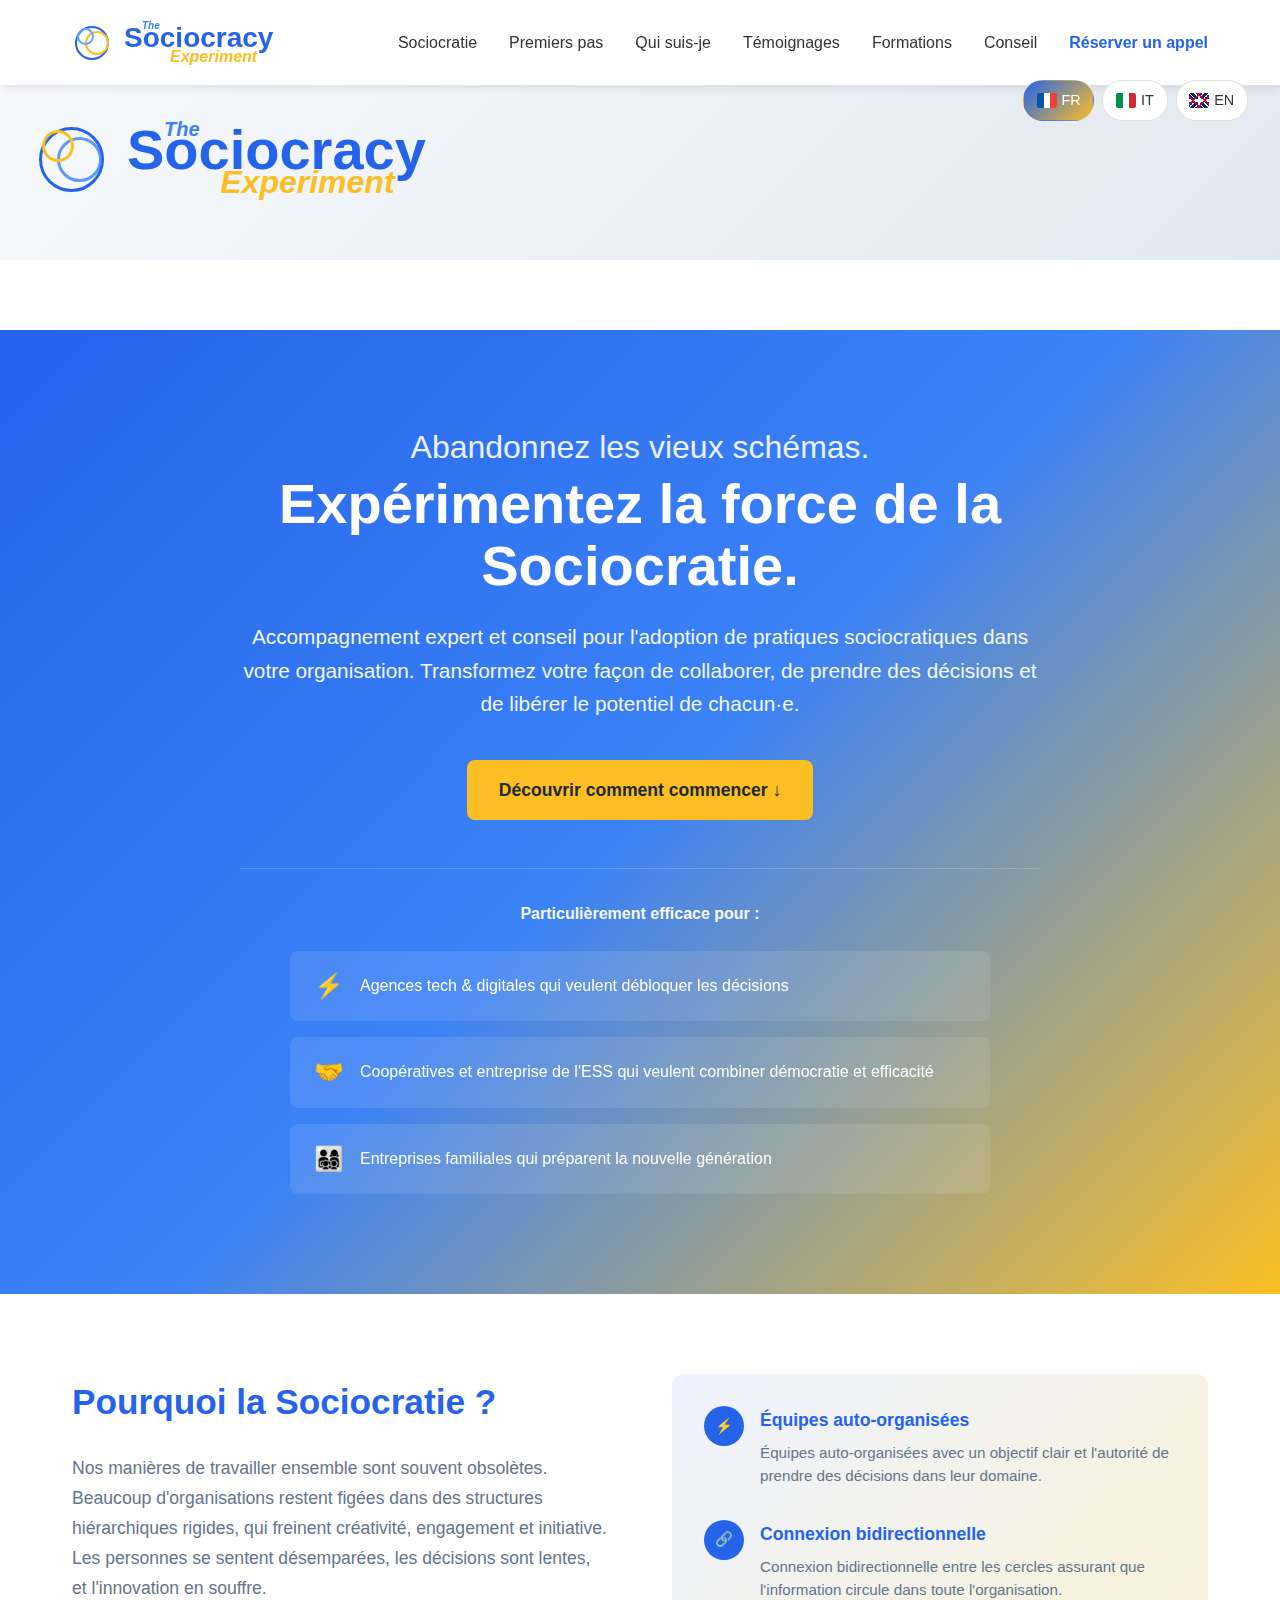
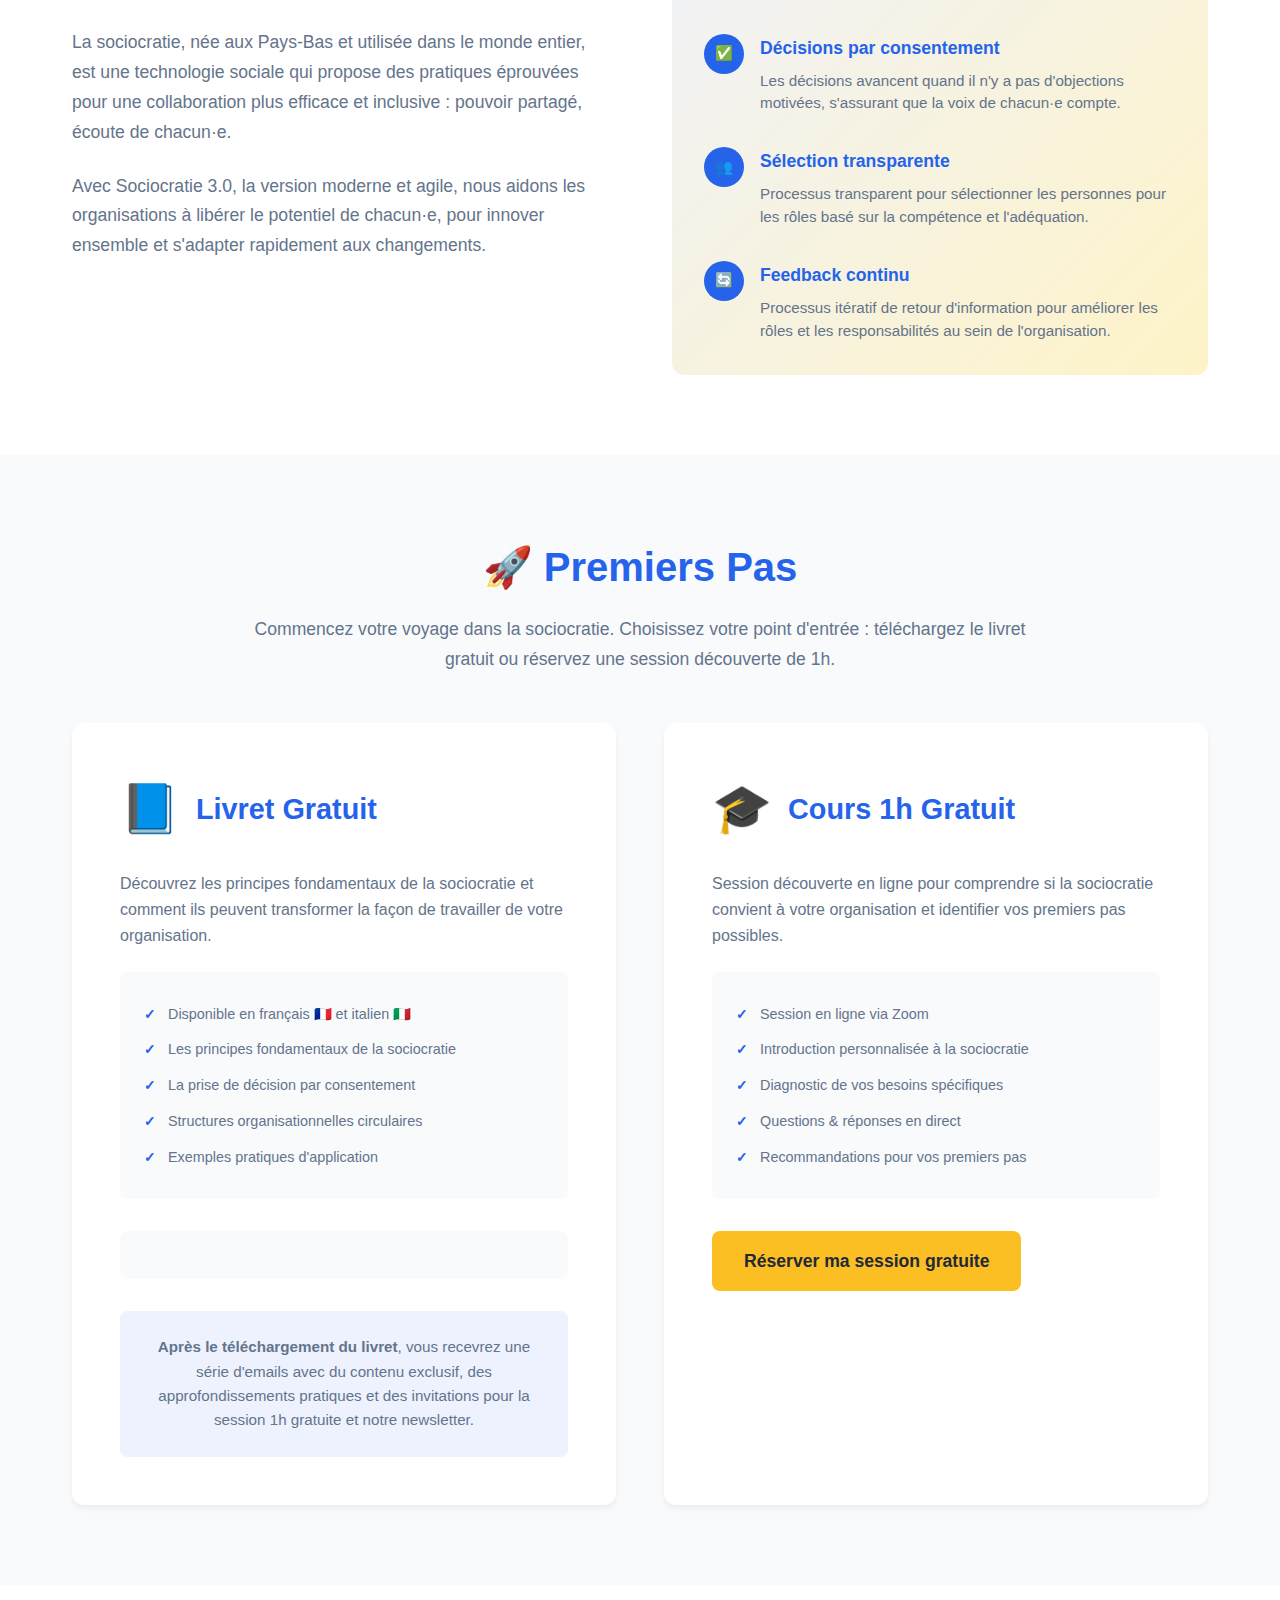
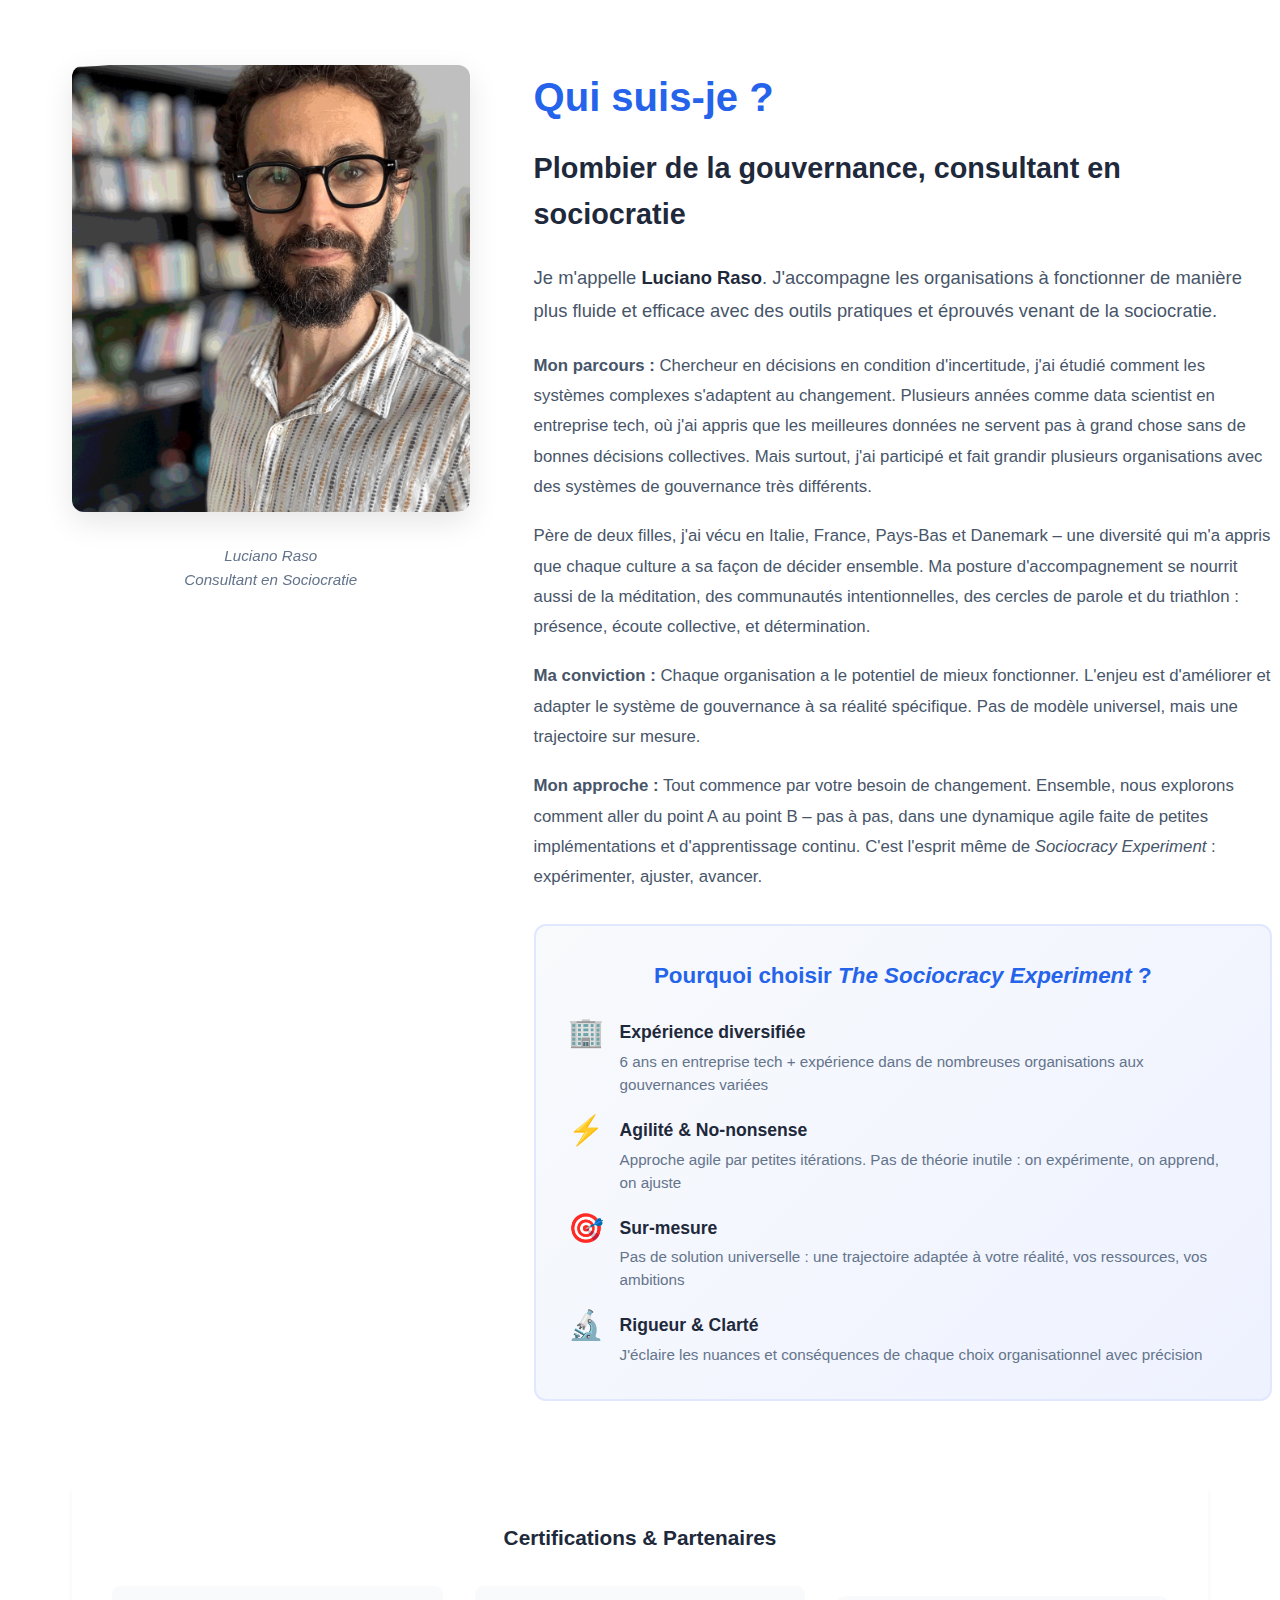
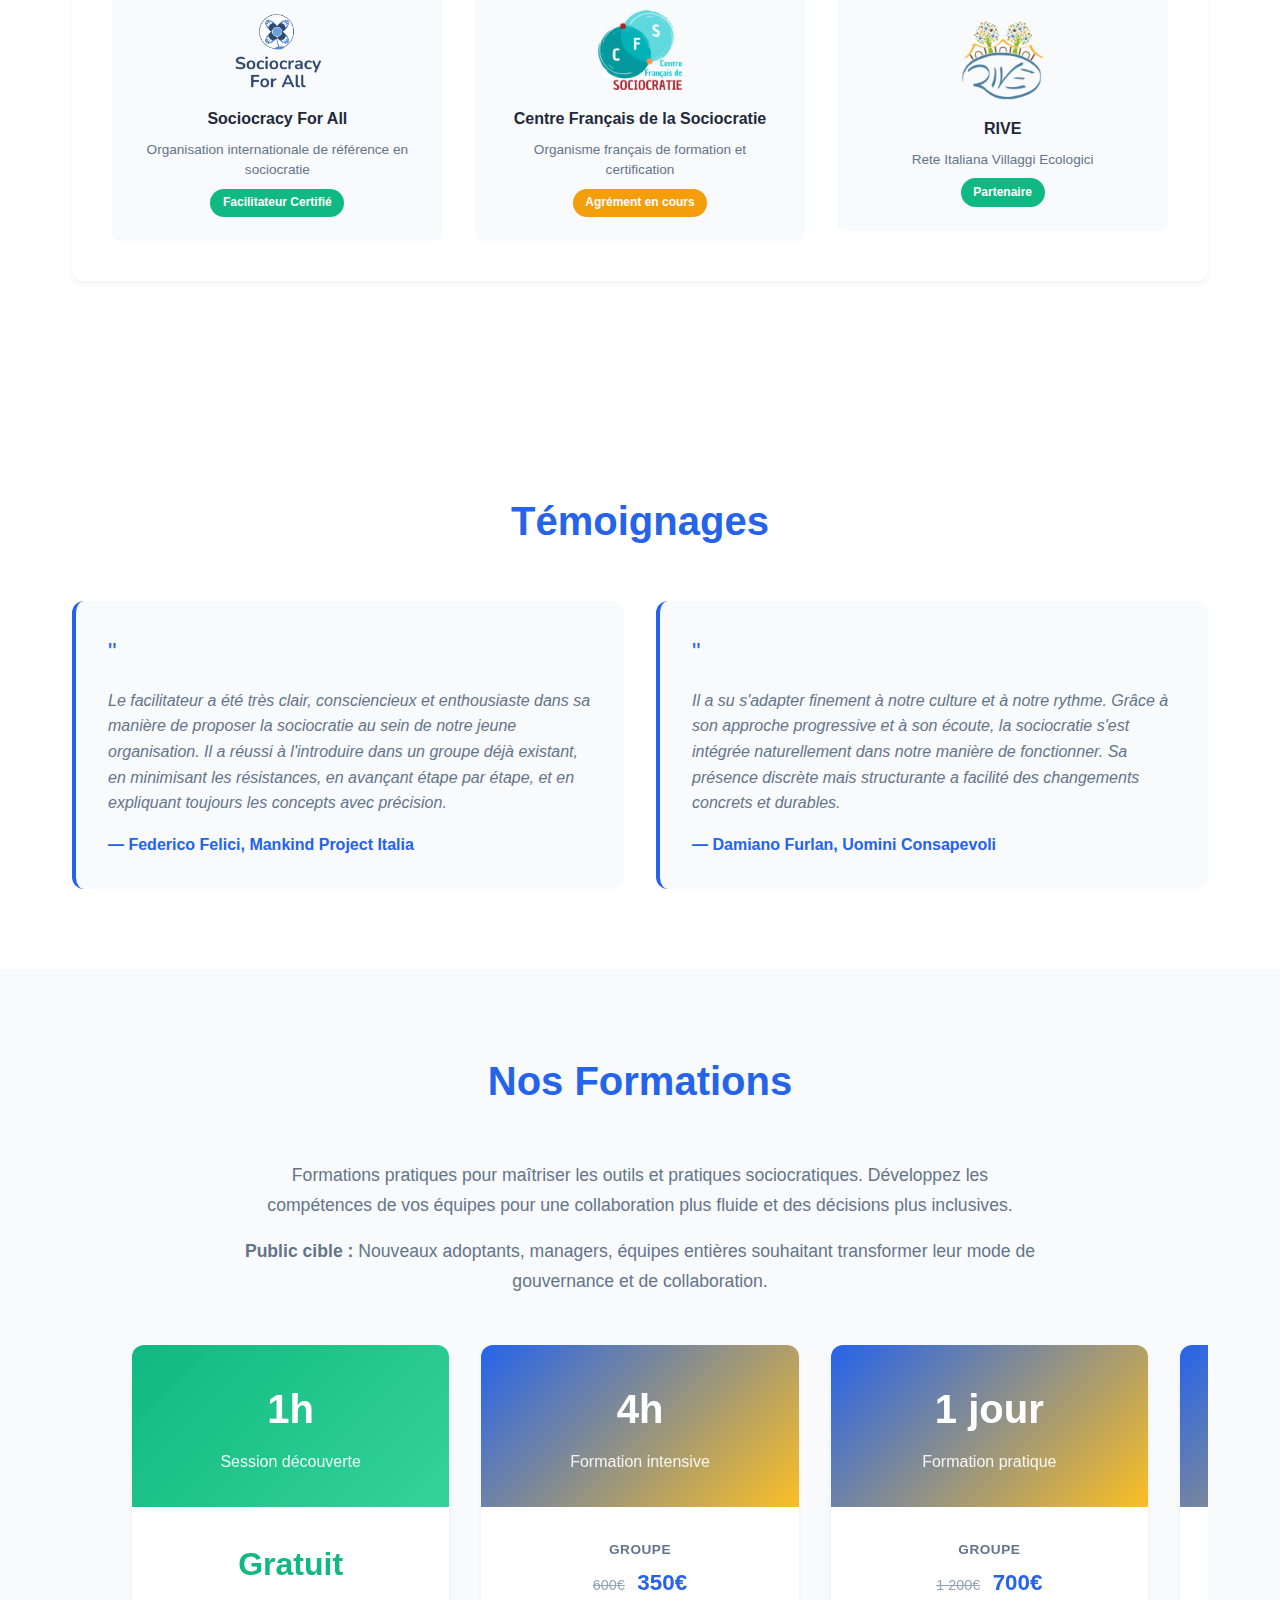
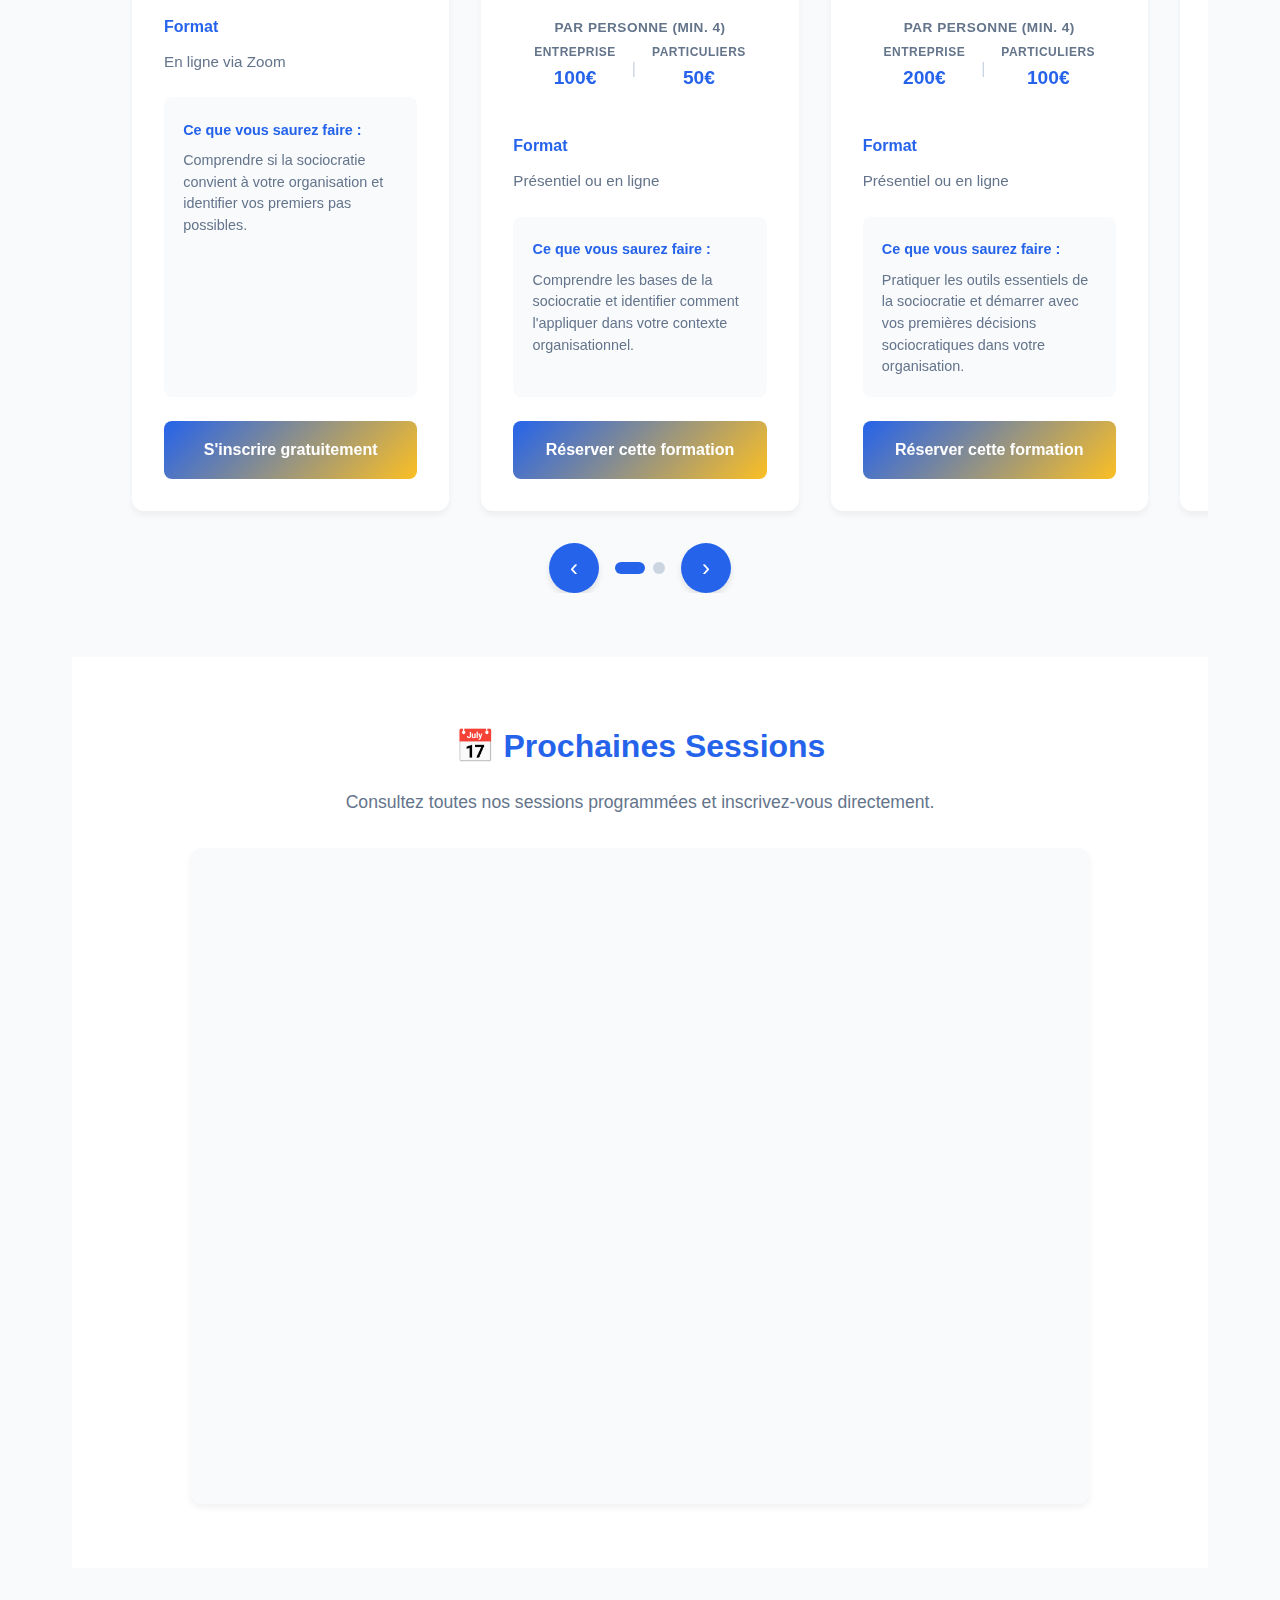
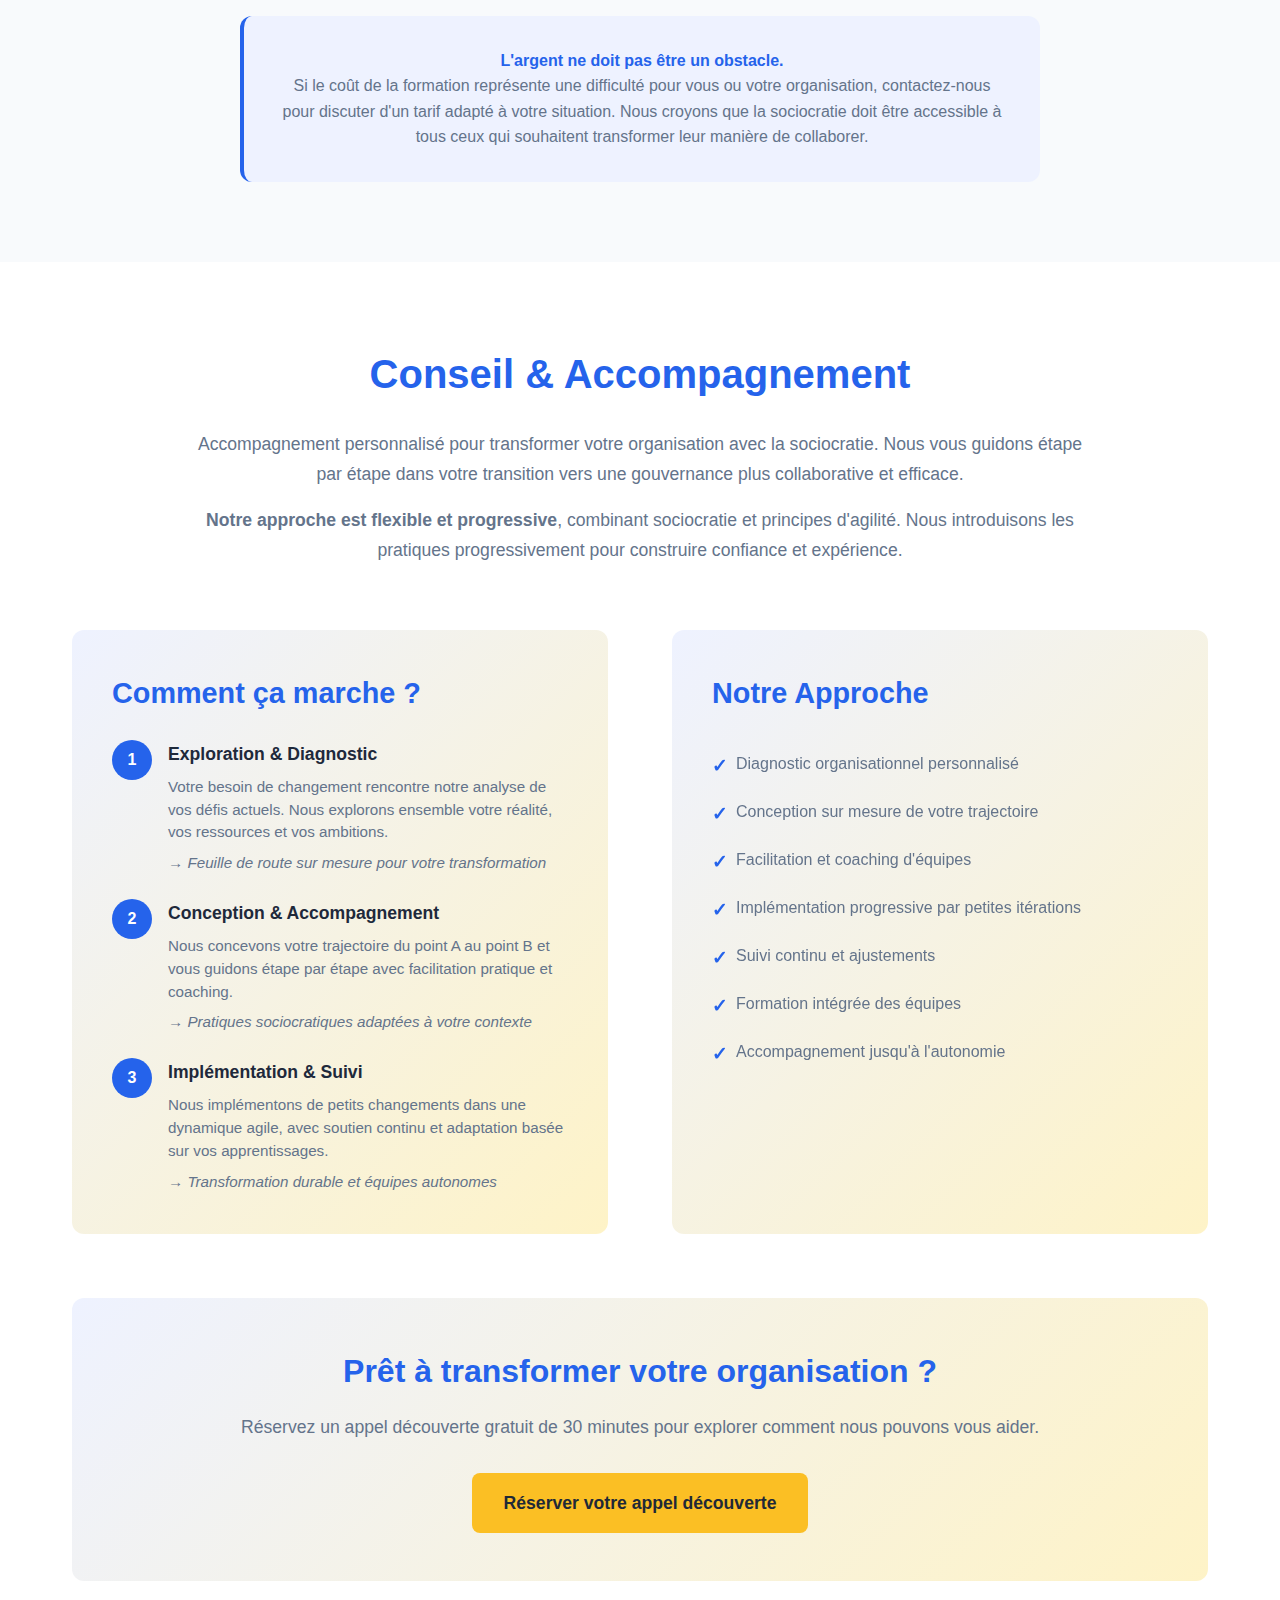
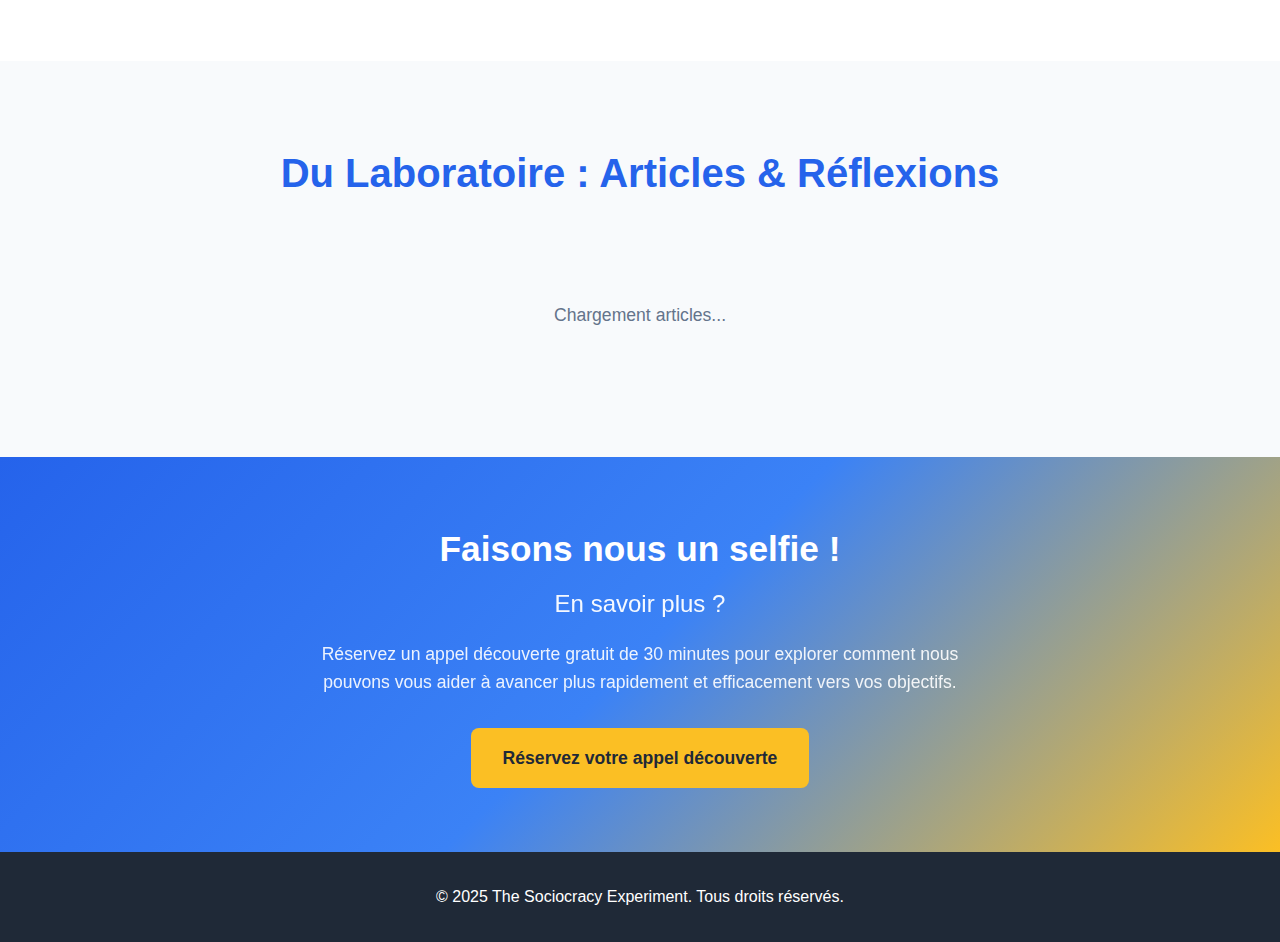
<file: index.html>
<!DOCTYPE html>
<html lang="fr">

<head>
    <meta charset="UTF-8">
    <meta name="viewport" content="width=device-width, initial-scale=1.0">
    <title>The Sociocracy Experiment - Conseil en Sociocratie</title>
    <link rel="stylesheet" href="css/style.css">

    <!-- MailerLite Universal -->
    <script>
        (function (w, d, e, u, f, l, n) {
            w[f] = w[f] || function () {
                (w[f].q = w[f].q || [])
                    .push(arguments);
            }, l = d.createElement(e), l.async = 1, l.src = u,
                n = d.getElementsByTagName(e)[0], n.parentNode.insertBefore(l, n);
        })
            (window, document, 'script', 'https://assets.mailerlite.com/js/universal.js', 'ml');
        ml('account', '1868411');
    </script>
    <!-- End MailerLite Universal -->
</head>

<body>
    <!-- Language Selector -->
    <div class="language-selector">
        <a href="index.html" class="lang-option active">
            <span class="flag fr"></span>
            <span>FR</span>
        </a>
        <a href="it/index.html" class="lang-option">
            <span class="flag it"></span>
            <span>IT</span>
        </a>
        <a href="en/index.html" class="lang-option">
            <span class="flag en"></span>
            <span>EN</span>
        </a>
    </div>

    <!-- Header -->
    <header>
        <nav>
            <a href="#" class="nav-logo">
                <div class="nav-logo-icon">
                    <div class="nav-circle-container">
                        <div class="nav-circle large"></div>
                        <div class="nav-circle medium"></div>
                        <div class="nav-circle small"></div>
                    </div>
                </div>
                <div class="nav-logo-text">
                    <div class="nav-first-line">
                        <span class="nav-the">The</span>
                        <span class="nav-sociocracy">Sociocracy</span>
                    </div>
                    <div class="nav-experiment">Experiment</div>
                </div>
            </a>
            <ul class="nav-links">
                <li><a href="#sociocratie">Sociocratie</a></li>
                <li><a href="#premiers-pas">Premiers pas</a></li>
                <li><a href="#about">Qui suis-je</a></li>
                <li><a href="#temoignages">Témoignages</a></li>
                <li><a href="#formations">Formations</a></li>
                <li><a href="#conseil">Conseil</a></li>
                <li><a href="#contact" style="color: #2563EB; font-weight: 700;">Réserver un appel</a></li>
            </ul>
        </nav>
    </header>

    <!-- Logo Showcase Section -->
    <section class="logo-showcase">
        <div class="logo-container">
            <div class="logo">
                <div class="logo-icon">
                    <div class="circle-container">
                        <div class="circle large"></div>
                        <div class="circle medium"></div>
                        <div class="circle small"></div>
                    </div>
                </div>
                <div class="logo-text">
                    <div class="first-line">
                        <span class="the">The</span>
                        <span class="sociocracy">Sociocracy</span>
                    </div>
                    <div class="experiment">Experiment</div>
                </div>
            </div>
        </div>
    </section>

    <!-- Hero Section -->
    <section class="hero">
        <div class="hero-content">
            <h1><span class="small-text">Abandonnez les vieux schémas.</span>Expérimentez la force de la Sociocratie.
            </h1>
            <p class="subtitle">Accompagnement expert et conseil pour l'adoption de pratiques sociocratiques dans votre
                organisation. Transformez votre façon de collaborer, de prendre des décisions et de libérer le potentiel
                de chacun·e.</p>

            <a href="#premiers-pas" class="cta-button">Découvrir comment commencer ↓</a>

            <div class="hero-markets">
                <p class="markets-intro"><strong>Particulièrement efficace pour :</strong></p>
                <div class="market-list">
                    <div class="market-item">
                        <span class="market-icon">⚡</span>
                        <span class="market-text">Agences tech & digitales qui veulent débloquer les décisions</span>
                    </div>
                    <div class="market-item">
                        <span class="market-icon">🤝</span>
                        <span class="market-text">Coopératives et entreprise de l'ESS qui veulent combiner démocratie et
                            efficacité</span>
                    </div>
                    <div class="market-item">
                        <span class="market-icon">👨‍👩‍👧‍👦</span>
                        <span class="market-text">Entreprises familiales qui préparent la nouvelle génération</span>
                    </div>
                </div>
            </div>
        </div>
    </section>

    <!-- Pourquoi la Sociocratie -->
    <section class="two-column-section" id="sociocratie">
        <div class="container">
            <div class="two-columns">
                <div class="left-column">
                    <h2>Pourquoi la Sociocratie ?</h2>
                    <p>Nos manières de travailler ensemble sont souvent obsolètes. Beaucoup d'organisations restent
                        figées dans des structures hiérarchiques rigides, qui freinent
                        créativité, engagement et initiative. Les personnes se sentent désemparées, les décisions sont
                        lentes, et l'innovation en souffre.</p>
                    <p>La sociocratie, née aux Pays-Bas et utilisée dans le monde entier, est une technologie sociale
                        qui propose des pratiques éprouvées pour une collaboration plus efficace et inclusive : pouvoir
                        partagé, écoute de chacun·e.</p>
                    <p>Avec Sociocratie 3.0, la version moderne et agile, nous aidons les organisations à libérer le
                        potentiel de chacun·e, pour innover ensemble et s'adapter rapidement aux changements.</p>
                </div>
                <div class="right-column">
                    <div class="principle-item">
                        <div class="principle-icon">⚡</div>
                        <div class="principle-content">
                            <h3>Équipes auto-organisées</h3>
                            <p>Équipes auto-organisées avec un objectif clair et l'autorité de prendre des décisions
                                dans leur domaine.</p>
                        </div>
                    </div>
                    <div class="principle-item">
                        <div class="principle-icon">🔗</div>
                        <div class="principle-content">
                            <h3>Connexion bidirectionnelle</h3>
                            <p>Connexion bidirectionnelle entre les cercles assurant que l'information circule dans
                                toute l'organisation.</p>
                        </div>
                    </div>
                    <div class="principle-item">
                        <div class="principle-icon">✅</div>
                        <div class="principle-content">
                            <h3>Décisions par consentement</h3>
                            <p>Les décisions avancent quand il n'y a pas d'objections motivées, s'assurant que la voix
                                de chacun·e compte.</p>
                        </div>
                    </div>
                    <div class="principle-item">
                        <div class="principle-icon">👥</div>
                        <div class="principle-content">
                            <h3>Sélection transparente</h3>
                            <p>Processus transparent pour sélectionner les personnes pour les rôles basé sur la
                                compétence et l'adéquation.</p>
                        </div>
                    </div>
                    <div class="principle-item">
                        <div class="principle-icon">🔄</div>
                        <div class="principle-content">
                            <h3>Feedback continu</h3>
                            <p>Processus itératif de retour d'information pour améliorer les rôles et les
                                responsabilités
                                au sein de l'organisation.</p>
                        </div>
                    </div>
                </div>
            </div>
        </div>
    </section>

    <!-- Premiers Pas Section -->
    <section class="premiers-pas-section" id="premiers-pas">
        <div class="container">
            <div class="premiers-pas-intro">
                <h2>🚀 Premiers Pas</h2>
                <p>Commencez votre voyage dans la sociocratie. Choisissez votre point d'entrée : téléchargez le livret
                    gratuit ou réservez une session découverte de 1h.</p>
            </div>

            <div class="premiers-pas-grid">
                <!-- Livret Gratuit -->
                <div class="premiers-pas-card">
                    <div class="premiers-pas-header">
                        <div class="premiers-pas-icon">📘</div>
                        <h3 class="premiers-pas-title">Livret Gratuit</h3>
                    </div>

                    <p class="premiers-pas-description">
                        Découvrez les principes fondamentaux de la sociocratie et comment ils peuvent transformer la
                        façon de travailler de votre organisation.
                    </p>

                    <div class="premiers-pas-features">
                        <ul>
                            <li>Disponible en français 🇫🇷 et italien 🇮🇹</li>
                            <li>Les principes fondamentaux de la sociocratie</li>
                            <li>La prise de décision par consentement</li>
                            <li>Structures organisationnelles circulaires</li>
                            <li>Exemples pratiques d'application</li>
                        </ul>
                    </div>

                    <div class="premiers-pas-form">
                        <div class="ml-embedded" data-form="Kch3uh"></div>
                    </div>
                    <div class="premiers-pas-note">
                        <strong>Après le téléchargement du livret</strong>, vous recevrez une série d'emails avec du
                        contenu
                        exclusif, des approfondissements pratiques et des invitations pour la session 1h gratuite et
                        notre
                        newsletter.
                    </div>
                </div>

                <!-- Cours 1h Gratuit -->
                <div class="premiers-pas-card">
                    <div class="premiers-pas-header">
                        <div class="premiers-pas-icon">🎓</div>
                        <h3 class="premiers-pas-title">Cours 1h Gratuit</h3>
                    </div>

                    <p class="premiers-pas-description">
                        Session découverte en ligne pour comprendre si la sociocratie convient à votre organisation et
                        identifier vos premiers pas possibles.
                    </p>

                    <div class="premiers-pas-features">
                        <ul>
                            <li>Session en ligne via Zoom</li>
                            <li>Introduction personnalisée à la sociocratie</li>
                            <li>Diagnostic de vos besoins spécifiques</li>
                            <li>Questions & réponses en direct</li>
                            <li>Recommandations pour vos premiers pas</li>
                        </ul>
                    </div>

                    <a href="mailto:luciofaso@gmail.com?subject=Réservation Formation Sociocratie - 1h Gratuit&body=Bonjour Luciano,%0A%0AJe suis intéressé(e) par la session découverte gratuite de 1h sur la sociocratie.%0A%0ANom et Prénom : %0AOrganisation : %0ATéléphone : %0ADate souhaitée : %0A(Voir dates disponibles: https://www.so-exp.org/index.html#calendar)%0A%0ACordialement"
                        class="cta-button">Réserver ma session gratuite</a>
                </div>
            </div>
        </div>
    </section>

    <!-- About Section (MOVED HERE - after Premiers Pas) -->
    <section class="about-section" id="about">
        <div class="container">
            <div class="about-layout">
                <div class="photo-section">
                    <img src="images/selfie2.png" alt="Luciano Raso" class="profile-photo">
                    <p class="photo-caption">Luciano Raso<br>Consultant en Sociocratie</p>
                </div>

                <div class="content-section">
                    <h2>Qui suis-je ?</h2>
                    <h3>Plombier de la gouvernance, consultant en sociocratie</h3>

                    <p class="intro-text">
                        Je m'appelle <strong>Luciano Raso</strong>. J'accompagne les organisations à fonctionner de
                        manière plus fluide et efficace avec des outils pratiques et éprouvés venant de la sociocratie.
                    </p>

                    <p class="main-text">
                        <strong>Mon parcours :</strong> Chercheur en décisions en condition d'incertitude, j'ai étudié
                        comment les systèmes complexes s'adaptent au changement. Plusieurs années comme data scientist
                        en entreprise tech, où j'ai appris que les meilleures données ne servent pas à grand chose sans
                        de bonnes décisions collectives. Mais surtout, j'ai participé et fait grandir plusieurs
                        organisations avec des systèmes de gouvernance très différents.
                    </p>

                    <p class="main-text">
                        Père de deux filles, j'ai vécu en Italie, France, Pays-Bas et Danemark – une diversité qui m'a
                        appris que chaque culture a sa façon de décider ensemble. Ma posture d'accompagnement se nourrit
                        aussi de la méditation, des communautés intentionnelles, des cercles de parole et du triathlon :
                        présence, écoute collective, et détermination.
                    </p>

                    <p class="main-text">
                        <strong>Ma conviction :</strong> Chaque organisation a le potentiel de mieux fonctionner.
                        L'enjeu est d'améliorer et adapter le système de gouvernance à sa réalité spécifique. Pas de
                        modèle universel, mais une trajectoire sur mesure.
                    </p>

                    <p class="main-text">
                        <strong>Mon approche :</strong> Tout commence par votre besoin de changement. Ensemble, nous
                        explorons comment aller du point A au point B – pas à pas, dans une dynamique agile faite de
                        petites implémentations et d'apprentissage continu. C'est l'esprit même de <em>Sociocracy
                            Experiment</em> :
                        expérimenter, ajuster, avancer.
                    </p>

                    <div class="why-choose-box">
                        <h4>Pourquoi choisir <em>The Sociocracy Experiment</em> ?</h4>
                        <div class="why-points">
                            <div class="why-point">
                                <div class="why-icon">🏢</div>
                                <div class="why-text">
                                    <h5>Expérience diversifiée</h5>
                                    <p>6 ans en entreprise tech + expérience dans de nombreuses organisations aux
                                        gouvernances variées</p>
                                </div>
                            </div>
                            <div class="why-point">
                                <div class="why-icon">⚡</div>
                                <div class="why-text">
                                    <h5>Agilité & No-nonsense</h5>
                                    <p>Approche agile par petites itérations. Pas de théorie inutile : on expérimente,
                                        on apprend, on ajuste</p>
                                </div>
                            </div>
                            <div class="why-point">
                                <div class="why-icon">🎯</div>
                                <div class="why-text">
                                    <h5>Sur-mesure</h5>
                                    <p>Pas de solution universelle : une trajectoire adaptée à votre réalité, vos
                                        ressources, vos ambitions</p>
                                </div>
                            </div>
                            <div class="why-point">
                                <div class="why-icon">🔬</div>
                                <div class="why-text">
                                    <h5>Rigueur & Clarté</h5>
                                    <p>J'éclaire les nuances et conséquences de chaque choix organisationnel avec
                                        précision</p>
                                </div>
                            </div>
                        </div>
                    </div>
                </div>
            </div>

            <!-- Certifications & Partners Combined -->
            <div class="certifications-partners">
                <h4>Certifications & Partenaires</h4>
                <div class="cert-grid">
                    <div class="cert-item">
                        <img src="images/sofa-logo.webp" alt="Sociocracy for All" class="cert-logo">
                        <div class="cert-name">Sociocracy For All</div>
                        <div class="cert-description">Organisation internationale de référence en sociocratie</div>
                        <span class="cert-badge">Facilitateur Certifié</span>
                    </div>
                    <div class="cert-item">
                        <img src="images/cfs-logo.png" alt="Centre Français de la Sociocratie" class="cert-logo">
                        <div class="cert-name">Centre Français de la Sociocratie</div>
                        <div class="cert-description">Organisme français de formation et certification</div>
                        <span class="cert-badge pending">Agrément en cours</span>
                    </div>
                    <div class="cert-item">
                        <img src="images/rive-logo.png" alt="RIVE - Rete Italiana Villaggi Ecologici" class="cert-logo">
                        <div class="cert-name">RIVE</div>
                        <div class="cert-description">Rete Italiana Villaggi Ecologici</div>
                        <span class="cert-badge">Partenaire</span>
                    </div>
                </div>
            </div>
        </div>
    </section>

    <!-- Testimonials -->
    <section class="testimonials" id="temoignages">
        <div class="container">
            <h2 class="section-title">Témoignages</h2>
            <div class="testimonials-grid">
                <div class="testimonial">
                    <div class="quote">"</div>
                    <p>Le facilitateur a été très clair, consciencieux et enthousiaste dans sa manière de proposer la
                        sociocratie au sein de notre jeune organisation. Il a réussi à l'introduire dans un groupe déjà
                        existant, en minimisant les résistances, en avançant étape par étape, et en expliquant toujours
                        les concepts avec précision.</p>
                    <div class="author">— Federico Felici, Mankind Project Italia</div>
                </div>
                <div class="testimonial">
                    <div class="quote">"</div>
                    <p>Il a su s'adapter finement à notre culture et à notre rythme. Grâce à son approche progressive et
                        à son écoute, la sociocratie s'est intégrée naturellement dans notre manière de fonctionner. Sa
                        présence discrète mais structurante a facilité des changements concrets et durables.</p>
                    <div class="author">— Damiano Furlan, Uomini Consapevoli</div>
                </div>
            </div>
        </div>
    </section>

    <!-- Formations Section -->
    <section class="formations-section" id="formations">
        <div class="container">
            <h2 class="section-title">Nos Formations</h2>

            <div class="formations-intro">
                <p>Formations pratiques pour maîtriser les outils et pratiques sociocratiques. Développez les
                    compétences de vos équipes pour une collaboration plus fluide et des décisions plus inclusives.</p>
                <p><strong>Public cible :</strong> Nouveaux adoptants, managers, équipes entières souhaitant
                    transformer leur mode de gouvernance et de collaboration.</p>
            </div>

            <div class="carousel-container">
                <div class="carousel-wrapper">
                    <div class="formations-grid" id="carousel">
                        <!-- Formation 1h Gratuite -->
                        <div class="formation-card">
                            <div class="formation-header free">
                                <div class="formation-duration">1h</div>
                                <div class="formation-type">Session découverte</div>
                            </div>
                            <div class="formation-body">
                                <div class="formation-price">
                                    <span class="free-price">Gratuit</span>
                                </div>
                                <div class="formation-details">
                                    <h4>Format</h4>
                                    <p>En ligne via Zoom</p>
                                </div>
                                <div class="formation-outcome">
                                    <strong>Ce que vous saurez faire :</strong>
                                    <p>Comprendre si la sociocratie convient à votre organisation et identifier vos
                                        premiers pas possibles.</p>
                                </div>
                                <a href="mailto:luciofaso@gmail.com?subject=Réservation Formation Sociocratie - 1h Gratuit&body=Bonjour Luciano,%0A%0AJe suis intéressé(e) par la session découverte gratuite de 1h sur la sociocratie.%0A%0ANom et Prénom : %0AOrganisation : %0ATéléphone : %0ADate souhaitée : %0A%0ACordialement"
                                    class="formation-button">S'inscrire gratuitement</a>
                            </div>
                        </div>

                        <!-- Formation 4h -->
                        <div class="formation-card">
                            <div class="formation-header">
                                <div class="formation-duration">4h</div>
                                <div class="formation-type">Formation intensive</div>
                            </div>
                            <div class="formation-body">
                                <div class="formation-price">
                                    <div class="price-group">
                                        <div class="price-label">Groupe</div>
                                        <span class="original-price">600€</span>
                                        <span class="discounted-price">350€</span>
                                    </div>
                                    <div class="price-group">
                                        <div class="price-label">Par personne (min. 4)</div>
                                        <div class="price-row">
                                            <div class="price-category">
                                                <span class="price-category-label">Entreprise</span>
                                                <span class="price-value">100€</span>
                                            </div>
                                            <span class="price-separator">|</span>
                                            <div class="price-category">
                                                <span class="price-category-label">Particuliers</span>
                                                <span class="price-value">50€</span>
                                            </div>
                                        </div>
                                    </div>
                                </div>
                                <div class="formation-details">
                                    <h4>Format</h4>
                                    <p>Présentiel ou en ligne</p>
                                </div>
                                <div class="formation-outcome">
                                    <strong>Ce que vous saurez faire :</strong>
                                    <p>Comprendre les bases de la sociocratie et identifier comment l'appliquer dans
                                        votre
                                        contexte organisationnel.</p>
                                </div>
                                <a href="mailto:luciofaso@gmail.com?subject=Réservation Formation Sociocratie - 4h&body=Bonjour Luciano,%0A%0AJe suis intéressé(e) par la formation intensive de 4h sur la sociocratie.%0A%0ANom et Prénom : %0AOrganisation : %0ATéléphone : %0ADate souhaitée : %0AType : [ ] Groupe [ ] Par personne%0A%0ACordialement"
                                    class="formation-button">Réserver cette formation</a>
                            </div>
                        </div>

                        <!-- Formation 1 jour -->
                        <div class="formation-card">
                            <div class="formation-header">
                                <div class="formation-duration">1 jour</div>
                                <div class="formation-type">Formation pratique</div>
                            </div>
                            <div class="formation-body">
                                <div class="formation-price">
                                    <div class="price-group">
                                        <div class="price-label">Groupe</div>
                                        <span class="original-price">1 200€</span>
                                        <span class="discounted-price">700€</span>
                                    </div>
                                    <div class="price-group">
                                        <div class="price-label">Par personne (min. 4)</div>
                                        <div class="price-row">
                                            <div class="price-category">
                                                <span class="price-category-label">Entreprise</span>
                                                <span class="price-value">200€</span>
                                            </div>
                                            <span class="price-separator">|</span>
                                            <div class="price-category">
                                                <span class="price-category-label">Particuliers</span>
                                                <span class="price-value">100€</span>
                                            </div>
                                        </div>
                                    </div>
                                </div>
                                <div class="formation-details">
                                    <h4>Format</h4>
                                    <p>Présentiel ou en ligne</p>
                                </div>
                                <div class="formation-outcome">
                                    <strong>Ce que vous saurez faire :</strong>
                                    <p>Pratiquer les outils essentiels de la sociocratie et démarrer avec vos premières
                                        décisions sociocratiques dans votre organisation.</p>
                                </div>
                                <a href="mailto:luciofaso@gmail.com?subject=Réservation Formation Sociocratie - 1 jour&body=Bonjour Luciano,%0A%0AJe suis intéressé(e) par la formation pratique de 1 jour sur la sociocratie.%0A%0ANom et Prénom : %0AOrganisation : %0ATéléphone : %0ADate souhaitée : %0AType : [ ] Groupe [ ] Par personne%0A%0ACordialement"
                                    class="formation-button">Réserver cette formation</a>
                            </div>
                        </div>

                        <!-- Formation 2 jours -->
                        <div class="formation-card">
                            <div class="formation-header">
                                <div class="formation-duration">2 jours</div>
                                <div class="formation-type">Formation complète</div>
                            </div>
                            <div class="formation-body">
                                <div class="formation-price">
                                    <div class="price-group">
                                        <div class="price-label">Groupe</div>
                                        <span class="original-price">2 000€</span>
                                        <span class="discounted-price">1 200€</span>
                                    </div>
                                    <div class="price-group">
                                        <div class="price-label">Par personne (min. 4)</div>
                                        <div class="price-row">
                                            <div class="price-category">
                                                <span class="price-category-label">Entreprise</span>
                                                <span class="price-value">350€</span>
                                            </div>
                                            <span class="price-separator">|</span>
                                            <div class="price-category">
                                                <span class="price-category-label">Particuliers</span>
                                                <span class="price-value">175€</span>
                                            </div>
                                        </div>
                                    </div>
                                </div>
                                <div class="formation-details">
                                    <h4>Format</h4>
                                    <p>Présentiel ou en ligne</p>
                                </div>
                                <div class="formation-outcome">
                                    <strong>Ce que vous saurez faire :</strong>
                                    <p>Maîtriser l'ensemble des pratiques sociocratiques et implémenter la sociocratie
                                        de
                                        manière autonome dans votre organisation.</p>
                                </div>
                                <a href="mailto:luciofaso@gmail.com?subject=Réservation Formation Sociocratie - 2 jours&body=Bonjour Luciano,%0A%0AJe suis intéressé(e) par la formation complète de 2 jours sur la sociocratie.%0A%0ANom et Prénom : %0AOrganisation : %0ATéléphone : %0ADate souhaitée : %0AType : [ ] Groupe [ ] Par personne%0A%0ACordialement"
                                    class="formation-button">Réserver cette formation</a>
                            </div>
                        </div>
                    </div>

                    <div class="carousel-controls">
                        <button class="carousel-btn" id="prevBtn" onclick="moveCarousel(-1)">‹</button>
                        <div class="carousel-dots" id="dots"></div>
                        <button class="carousel-btn" id="nextBtn" onclick="moveCarousel(1)">›</button>
                    </div>
                </div>
            </div>

            <!-- Calendar Section -->
            <div class="calendar-section" id="calendar">
                <h3>📅 Prochaines Sessions</h3>
                <p>Consultez toutes nos sessions programmées et inscrivez-vous directement.</p>
                <div class="calendar-container">
                    <iframe
                        src="https://calendar.google.com/calendar/embed?height=600&wkst=2&ctz=Europe%2FParis&showTitle=0&showNav=0&showDate=0&showPrint=0&showTabs=0&showCalendars=0&showTz=0&mode=AGENDA&src=ebef58b742012f0561103bee7b53df0006ddb594aa7e9cd43f2012a0175c80df@group.calendar.google.com"
                        style="border: 0" width="100%" height="600" frameborder="0" scrolling="no"></iframe>
                </div>
            </div>

            <div class="financial-note">
                <p><strong>L'argent ne doit pas être un obstacle.</strong><br>
                    Si le coût de la formation représente une difficulté pour vous ou votre organisation, contactez-nous
                    pour discuter d'un tarif adapté à votre situation. Nous croyons que la sociocratie doit être
                    accessible à tous ceux qui souhaitent transformer leur manière de collaborer.</p>
            </div>
        </div>
    </section>

    <!-- Conseil & Accompagnement Section -->
    <section class="conseil-section" id="conseil">
        <div class="container">
            <div class="conseil-intro">
                <h2>Conseil & Accompagnement</h2>
                <p>Accompagnement personnalisé pour transformer votre organisation avec la sociocratie. Nous vous
                    guidons étape par étape dans votre transition vers une gouvernance plus collaborative et efficace.
                </p>
                <p><strong>Notre approche est flexible et progressive</strong>, combinant sociocratie et principes
                    d'agilité. Nous introduisons les pratiques progressivement pour construire confiance et expérience.
                </p>
            </div>

            <div class="conseil-content">
                <!-- Comment ça marche -->
                <div class="conseil-box">
                    <h3>Comment ça marche ?</h3>
                    <div class="conseil-steps">
                        <div class="conseil-step">
                            <div class="step-number">1</div>
                            <div class="step-content">
                                <h4>Exploration & Diagnostic</h4>
                                <p>Votre besoin de changement rencontre notre analyse de vos défis actuels. Nous
                                    explorons ensemble votre réalité, vos ressources et vos ambitions.</p>
                                <p class="step-result">→ Feuille de route sur mesure pour votre transformation</p>
                            </div>
                        </div>
                        <div class="conseil-step">
                            <div class="step-number">2</div>
                            <div class="step-content">
                                <h4>Conception & Accompagnement</h4>
                                <p>Nous concevons votre trajectoire du point A au point B et vous guidons étape par
                                    étape avec facilitation pratique et coaching.</p>
                                <p class="step-result">→ Pratiques sociocratiques adaptées à votre contexte</p>
                            </div>
                        </div>
                        <div class="conseil-step">
                            <div class="step-number">3</div>
                            <div class="step-content">
                                <h4>Implémentation & Suivi</h4>
                                <p>Nous implémentons de petits changements dans une dynamique agile, avec soutien
                                    continu et adaptation basée sur vos apprentissages.</p>
                                <p class="step-result">→ Transformation durable et équipes autonomes</p>
                            </div>
                        </div>
                    </div>
                </div>

                <!-- Notre approche -->
                <div class="conseil-box">
                    <h3>Notre Approche</h3>
                    <ul class="conseil-approach">
                        <li>Diagnostic organisationnel personnalisé</li>
                        <li>Conception sur mesure de votre trajectoire</li>
                        <li>Facilitation et coaching d'équipes</li>
                        <li>Implémentation progressive par petites itérations</li>
                        <li>Suivi continu et ajustements</li>
                        <li>Formation intégrée des équipes</li>
                        <li>Accompagnement jusqu'à l'autonomie</li>
                    </ul>
                </div>
            </div>

            <div class="conseil-cta">
                <h3>Prêt à transformer votre organisation ?</h3>
                <p>Réservez un appel découverte gratuit de 30 minutes pour explorer comment nous pouvons vous aider.
                </p>
                <a href="https://calendar.app.google/hSVtyEpByKfQ9cfDA" class="cta-button">Réserver votre appel
                    découverte</a>
            </div>
        </div>
    </section>

    <!-- Articles Section -->
    <section class="articles-section" id="articles">
        <div class="container">
            <h2 class="section-title">Du Laboratoire : Articles & Réflexions</h2>
            <div id="articles-container">
                <div class="loading-message">Chargement articles...</div>
            </div>
        </div>
    </section>

    <!-- Final CTA -->
    <section class="final-cta" id="contact">
        <div class="container">
            <h2>Faisons nous un selfie !</h2>
            <h3>En savoir plus ?</h3>
            <p>Réservez un appel découverte gratuit de 30 minutes pour explorer comment nous pouvons vous aider à
                avancer plus rapidement et efficacement vers vos objectifs.</p>
            <a href="https://calendar.app.google/hSVtyEpByKfQ9cfDA" class="cta-button">Réservez votre appel
                découverte</a>
        </div>
    </section>

    <!-- Footer -->
    <footer>
        <div class="container">
            <p>&copy; 2025 The Sociocracy Experiment. Tous droits réservés.</p>
        </div>
    </footer>

    <!-- JavaScript -->
    <script src="scripts.js"></script>
</body>

</html>
</file>
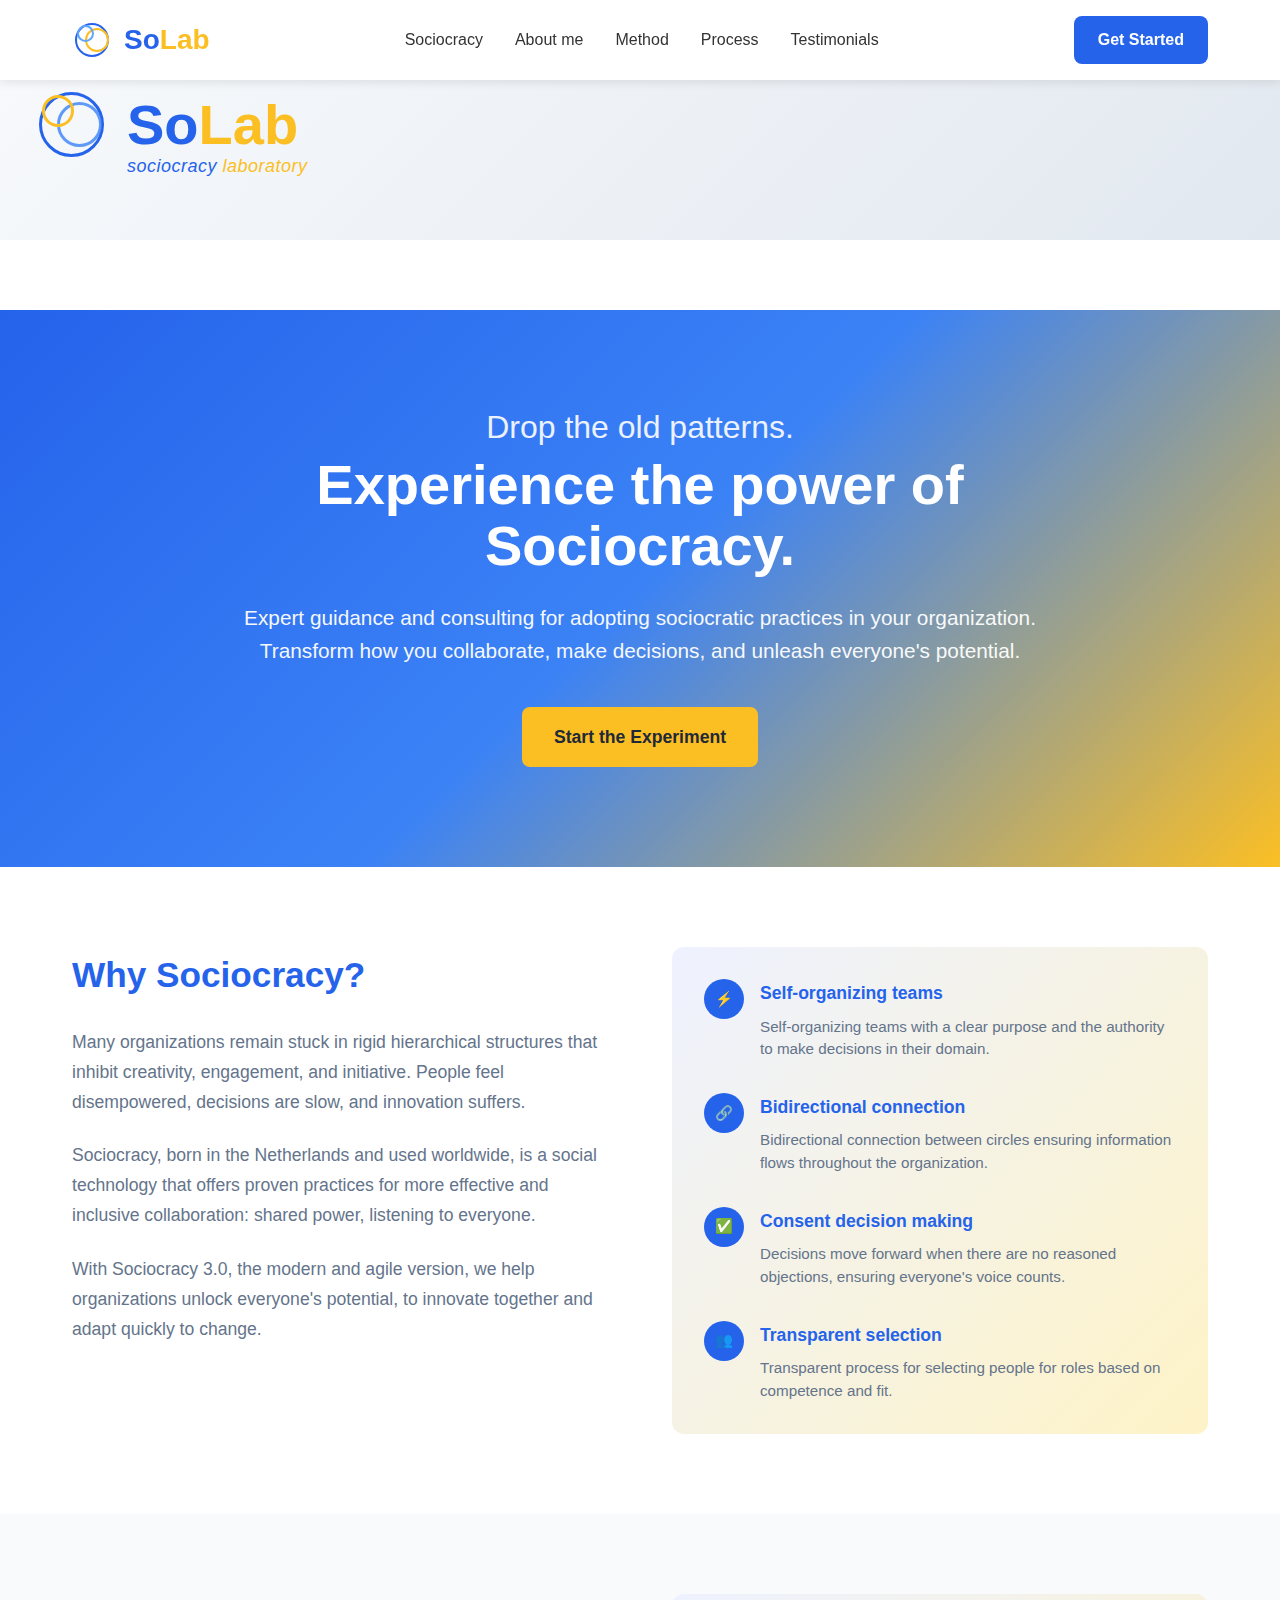
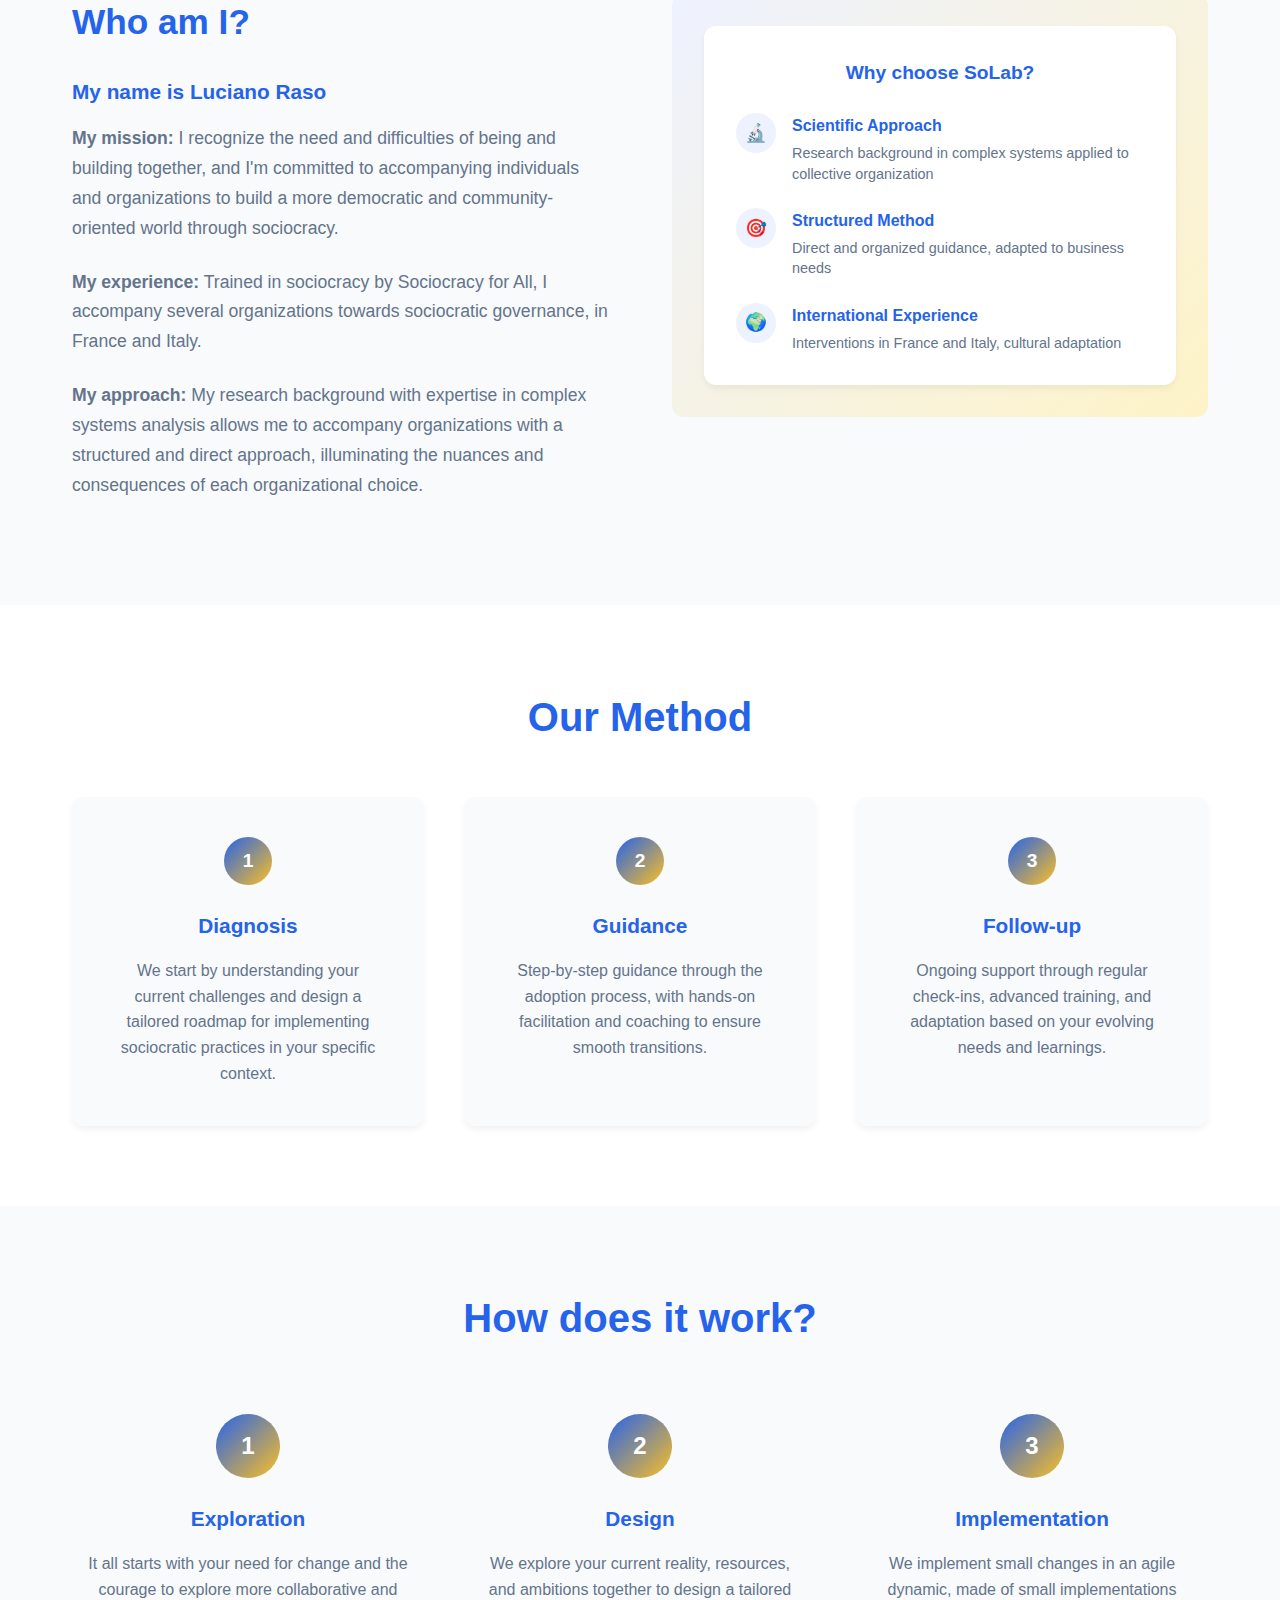
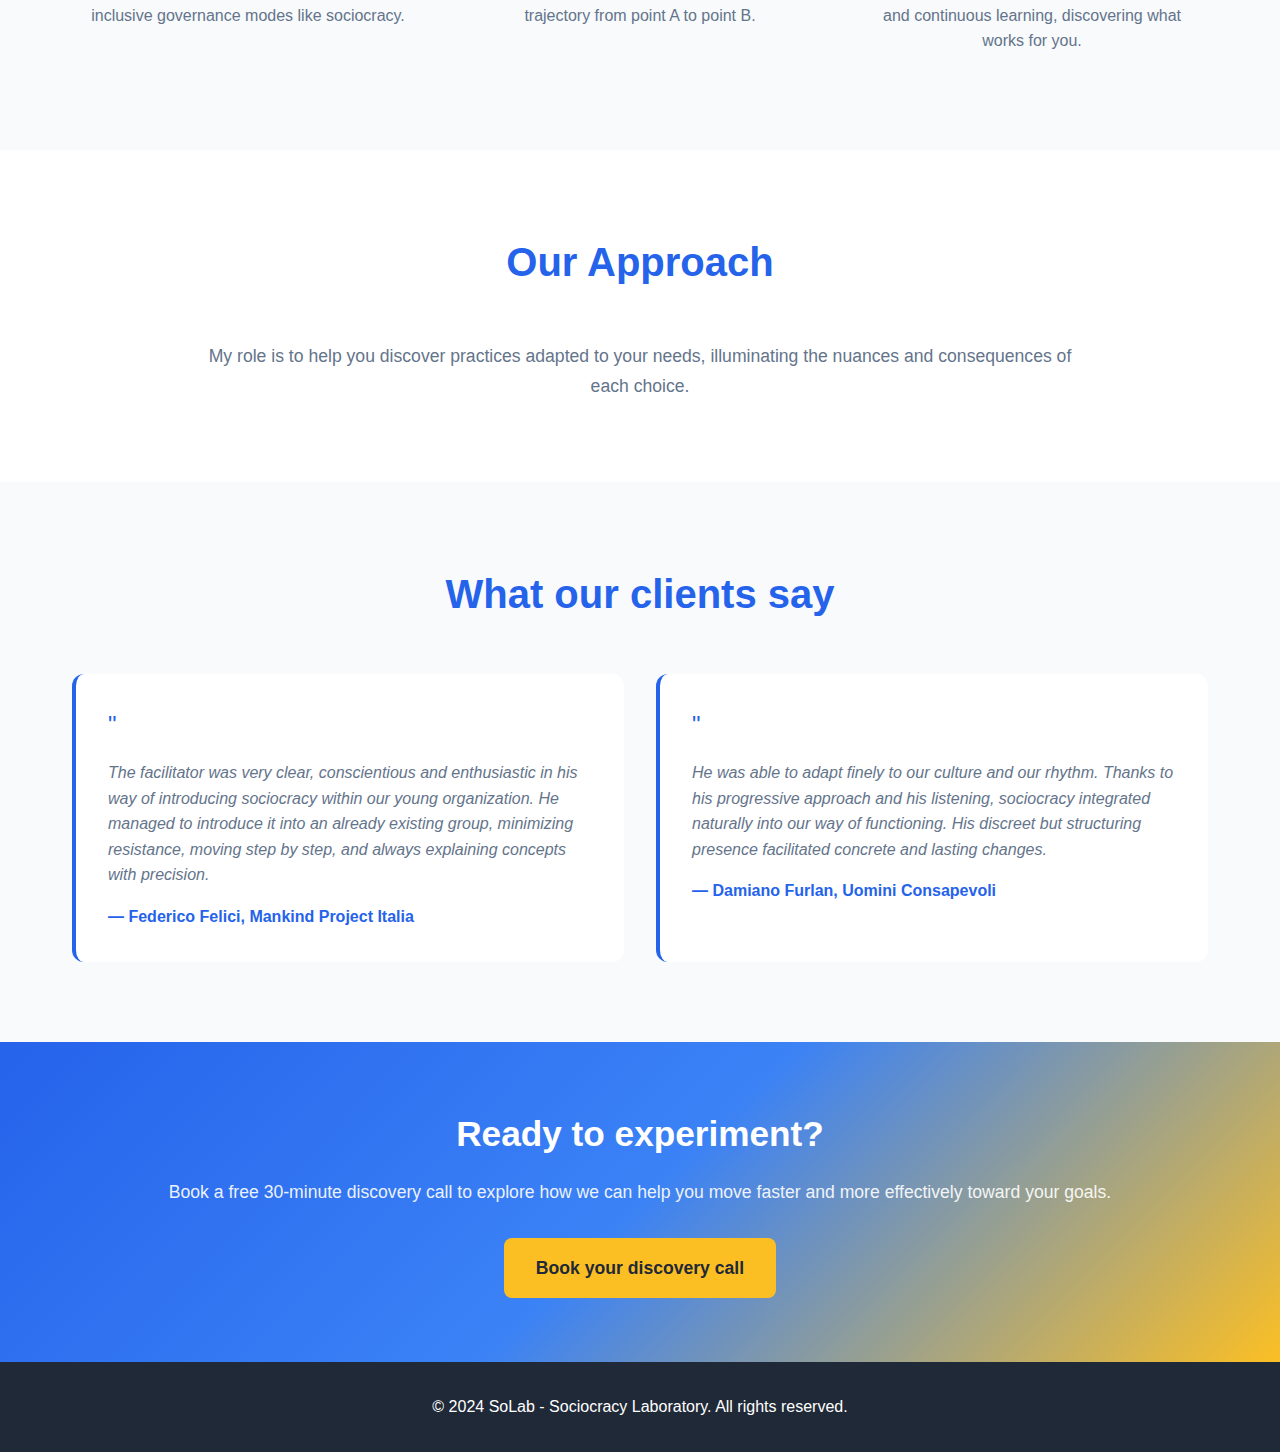
<file: en/index.html>
<!DOCTYPE html>
<html lang="en">

<head>
    <meta charset="UTF-8">
    <meta name="viewport" content="width=device-width, initial-scale=1.0">
    <title>SoLab - Sociocracy Laboratory</title>
    <style>
        * {
            margin: 0;
            padding: 0;
            box-sizing: border-box;
        }

        body {
            font-family: Arial, sans-serif;
            line-height: 1.6;
            color: #333;
        }

        /* Logo Section - NEW */
        .logo-showcase {
            background: linear-gradient(135deg, #f8fafc 0%, #e2e8f0 100%);
            padding: 80px 2rem 60px;
            text-align: center;
        }

        .logo-container {
            display: flex;
            align-items: flex-start;
            justify-content: center;
            flex-direction: column;
            gap: 0px;
        }

        .logo {
            display: flex;
            align-items: center;
            gap: 15px;
            font-size: 56px;
            font-weight: bold;
        }

        .logo-icon {
            width: 80px;
            height: 80px;
            display: flex;
            align-items: center;
            justify-content: center;
            position: relative;
        }

        .circle-container {
            position: relative;
            width: 80px;
            height: 80px;
        }

        .circle {
            position: absolute;
            border-radius: 50%;
            border: 3px solid;
        }

        .circle.large {
            width: 65px;
            height: 65px;
            border-color: #2563EB;
            top: 7px;
            left: 7px;
        }

        .circle.medium {
            width: 45px;
            height: 45px;
            border-color: #3B82F6;
            top: 17px;
            left: 25px;
            opacity: 0.8;
        }

        .circle.small {
            width: 32px;
            height: 32px;
            border-color: #FBBF24;
            top: 10px;
            left: 10px;
        }

        .logo-text .so {
            color: #2563EB;
        }

        .logo-text .lab {
            color: #FBBF24;
        }

        .tagline {
            font-size: 18px;
            color: #2563EB;
            font-style: italic;
            text-align: left;
            letter-spacing: 0.5px;
            font-weight: 400;
            margin-left: 95px;
            margin-top: -18px;
            white-space: nowrap;
        }

        .tagline .sociocracy {
            color: #2563EB;
        }

        .tagline .laboratory {
            color: #FBBF24;
        }

        /* Header */
        header {
            background: white;
            box-shadow: 0 2px 10px rgba(0, 0, 0, 0.1);
            position: fixed;
            width: 100%;
            top: 0;
            z-index: 1000;
        }

        nav {
            max-width: 1200px;
            margin: 0 auto;
            display: flex;
            justify-content: space-between;
            align-items: center;
            padding: 1rem 2rem;
        }

        .nav-logo {
            display: flex;
            align-items: center;
            gap: 12px;
            font-size: 28px;
            font-weight: bold;
            text-decoration: none;
        }

        .nav-logo-icon {
            width: 40px;
            height: 40px;
            display: flex;
            align-items: center;
            justify-content: center;
            position: relative;
        }

        .nav-circle-container {
            position: relative;
            width: 40px;
            height: 40px;
        }

        .nav-circle {
            position: absolute;
            border-radius: 50%;
            border: 2px solid;
        }

        .nav-circle.large {
            width: 34px;
            height: 34px;
            border-color: #2563EB;
            top: 3px;
            left: 3px;
        }

        .nav-circle.medium {
            width: 24px;
            height: 24px;
            border-color: #FBBF24;
            top: 8px;
            left: 13px;
        }

        .nav-circle.small {
            width: 17px;
            height: 17px;
            border-color: #60A5FA;
            top: 5px;
            left: 5px;
        }

        .nav-logo-text .so {
            color: #2563EB;
        }

        .nav-logo-text .lab {
            color: #FBBF24;
        }

        .nav-links {
            display: flex;
            gap: 2rem;
            list-style: none;
        }

        .nav-links a {
            text-decoration: none;
            color: #333;
            font-weight: 500;
            transition: color 0.3s;
        }

        .nav-links a:hover {
            color: #2563EB;
        }

        .cta-nav {
            background: #2563EB;
            color: white;
            padding: 0.7rem 1.5rem;
            border-radius: 8px;
            text-decoration: none;
            font-weight: 600;
            transition: background 0.3s, transform 0.2s;
        }

        .cta-nav:hover {
            background: #1d4ed8;
            transform: translateY(-2px);
        }

        /* Hero Section */
        .hero {
            background: linear-gradient(135deg, #2563EB 0%, #3B82F6 50%, #FBBF24 100%);
            color: white;
            padding: 100px 2rem 100px;
            text-align: center;
            margin-top: 70px;
        }

        .hero-content {
            max-width: 800px;
            margin: 0 auto;
        }

        .hero h1 {
            font-size: 3.5rem;
            margin-bottom: 1.5rem;
            font-weight: 700;
            line-height: 1.1;
        }

        .hero h1 .small-text {
            font-size: 2rem;
            display: block;
            margin-bottom: 0.5rem;
            opacity: 0.9;
            font-weight: 400;
        }

        .hero .subtitle {
            font-size: 1.3rem;
            margin-bottom: 2.5rem;
            opacity: 0.95;
            font-weight: 400;
        }

        .cta-button {
            background: #FBBF24;
            color: #1F2937;
            padding: 1rem 2rem;
            border: none;
            border-radius: 8px;
            font-size: 1.1rem;
            font-weight: 700;
            cursor: pointer;
            transition: transform 0.2s, box-shadow 0.3s;
            text-decoration: none;
            display: inline-block;
        }

        .cta-button:hover {
            transform: translateY(-3px);
            box-shadow: 0 10px 25px rgba(251, 191, 36, 0.3);
        }

        /* Main Content */
        .container {
            max-width: 1200px;
            margin: 0 auto;
            padding: 0 2rem;
        }

        section {
            padding: 5rem 0;
        }

        .section-title {
            font-size: 2.5rem;
            color: #2563EB;
            text-align: center;
            margin-bottom: 3rem;
            font-weight: 700;
        }

        /* Two Column Section */
        .two-column-section {
            background: white;
        }

        .two-columns {
            display: grid;
            grid-template-columns: 1fr 1fr;
            gap: 4rem;
            align-items: start;
        }

        .left-column h2 {
            font-size: 2.2rem;
            color: #2563EB;
            margin-bottom: 1.5rem;
            font-weight: 700;
        }

        .left-column p {
            font-size: 1.1rem;
            color: #64748B;
            margin-bottom: 1.5rem;
            line-height: 1.7;
        }

        .right-column {
            background: linear-gradient(135deg, #EEF2FF 0%, #FEF3C7 100%);
            padding: 2rem;
            border-radius: 12px;
        }

        .principle-item {
            display: flex;
            align-items: flex-start;
            gap: 1rem;
            margin-bottom: 2rem;
        }

        .principle-item:last-child {
            margin-bottom: 0;
        }

        .principle-icon {
            background: #2563EB;
            color: white;
            width: 2.5rem;
            height: 2.5rem;
            border-radius: 50%;
            display: flex;
            align-items: center;
            justify-content: center;
            font-weight: bold;
            flex-shrink: 0;
            font-size: 0.9rem;
        }

        .principle-content h3 {
            color: #2563EB;
            font-weight: 700;
            margin-bottom: 0.5rem;
            font-size: 1.1rem;
        }

        .principle-content p {
            color: #64748B;
            font-size: 0.95rem;
            line-height: 1.5;
        }

        /* About Section */
        .about-section {
            background: #F8FAFC;
        }

        .about-section h3 {
            color: #2563EB;
            font-size: 1.3rem;
            margin-bottom: 1rem;
            font-weight: 700;
        }

        .approach-highlight {
            background: white;
            padding: 2rem;
            border-radius: 12px;
            box-shadow: 0 4px 6px rgba(0, 0, 0, 0.05);
        }

        .approach-highlight h3 {
            color: #2563EB;
            text-align: center;
            margin-bottom: 1.5rem;
            font-size: 1.2rem;
        }

        .highlight-point {
            display: flex;
            align-items: flex-start;
            gap: 1rem;
            margin-bottom: 1.5rem;
        }

        .highlight-point:last-child {
            margin-bottom: 0;
        }

        .highlight-icon {
            background: #EEF2FF;
            width: 2.5rem;
            height: 2.5rem;
            border-radius: 50%;
            display: flex;
            align-items: center;
            justify-content: center;
            font-size: 1.1rem;
            flex-shrink: 0;
        }

        .highlight-text h4 {
            color: #2563EB;
            font-weight: 600;
            margin-bottom: 0.3rem;
            font-size: 1rem;
        }

        .highlight-text p {
            color: #64748B;
            font-size: 0.9rem;
            line-height: 1.4;
        }

        /* Method Section */
        .method-section {
            background: white;
        }

        .method-grid {
            display: grid;
            grid-template-columns: repeat(3, 1fr);
            gap: 2.5rem;
            margin-top: 3rem;
        }

        .method-card {
            background: #F8FAFC;
            padding: 2.5rem;
            border-radius: 12px;
            text-align: center;
            box-shadow: 0 4px 6px rgba(0, 0, 0, 0.05);
            transition: transform 0.3s, box-shadow 0.3s;
        }

        .method-card:hover {
            transform: translateY(-5px);
            box-shadow: 0 10px 25px rgba(0, 0, 0, 0.1);
        }

        .method-number {
            background: linear-gradient(135deg, #2563EB 0%, #FBBF24 100%);
            color: white;
            width: 3rem;
            height: 3rem;
            border-radius: 50%;
            display: flex;
            align-items: center;
            justify-content: center;
            font-size: 1.2rem;
            font-weight: bold;
            margin: 0 auto 1.5rem;
        }

        .method-card h3 {
            color: #2563EB;
            font-size: 1.3rem;
            margin-bottom: 1rem;
            font-weight: 700;
        }

        .method-card p {
            color: #64748B;
            line-height: 1.6;
        }

        /* Process Section */
        .process-section {
            background: #F8FAFC;
        }

        .process-grid {
            display: grid;
            grid-template-columns: repeat(3, 1fr);
            gap: 2.5rem;
            margin-top: 3rem;
        }

        .process-step {
            text-align: center;
            padding: 1rem;
        }

        .step-number {
            background: linear-gradient(135deg, #2563EB 0%, #FBBF24 100%);
            color: white;
            width: 4rem;
            height: 4rem;
            border-radius: 50%;
            display: flex;
            align-items: center;
            justify-content: center;
            font-size: 1.5rem;
            font-weight: bold;
            margin: 0 auto 1.5rem;
        }

        .process-step h3 {
            color: #2563EB;
            font-size: 1.3rem;
            margin-bottom: 1rem;
            font-weight: 700;
        }

        .process-step p {
            color: #64748B;
            line-height: 1.6;
        }

        /* Approach Section */
        .approach-section {
            background: white;
        }

        .approach-content {
            max-width: 900px;
            margin: 0 auto;
            text-align: center;
        }

        .approach-content p {
            font-size: 1.1rem;
            color: #64748B;
            line-height: 1.7;
        }

        /* Testimonials */
        .testimonials {
            background: #F8FAFC;
        }

        .testimonials-grid {
            display: grid;
            grid-template-columns: repeat(auto-fit, minmax(450px, 1fr));
            gap: 2rem;
            margin-top: 3rem;
        }

        .testimonial {
            background: white;
            padding: 2rem;
            border-radius: 12px;
            border-left: 4px solid #2563EB;
        }

        .testimonial p {
            color: #64748B;
            font-style: italic;
            line-height: 1.6;
            margin-bottom: 1rem;
        }

        .testimonial .quote {
            font-size: 1.5rem;
            color: #2563EB;
            margin-bottom: 1rem;
        }

        .testimonial .author {
            color: #2563EB;
            font-weight: 600;
            font-style: normal;
        }

        /* CTA Section */
        .final-cta {
            background: linear-gradient(135deg, #2563EB 0%, #3B82F6 50%, #FBBF24 100%);
            color: white;
            text-align: center;
            padding: 4rem 0;
        }

        .final-cta h2 {
            font-size: 2.2rem;
            margin-bottom: 1rem;
            font-weight: 700;
        }

        .final-cta p {
            font-size: 1.1rem;
            margin-bottom: 2rem;
            opacity: 0.9;
        }

        /* Footer */
        footer {
            background: #1F2937;
            color: white;
            text-align: center;
            padding: 2rem 0;
        }

        /* Responsive */
        @media (max-width: 768px) {
            .nav-links {
                display: none;
            }

            .logo {
                font-size: 40px;
            }

            .logo-icon {
                width: 60px;
                height: 60px;
            }

            .circle-container {
                width: 60px;
                height: 60px;
            }

            .circle.large {
                width: 50px;
                height: 50px;
                top: 5px;
                left: 5px;
            }

            .circle.medium {
                width: 35px;
                height: 35px;
                top: 12px;
                left: 18px;
            }

            .circle.small {
                width: 25px;
                height: 25px;
                top: 8px;
                left: 8px;
            }

            .tagline {
                font-size: 16px;
                margin-left: 75px;
            }

            .hero h1 {
                font-size: 2.5rem;
            }

            .hero h1 .small-text {
                font-size: 1.5rem;
            }

            .two-columns {
                grid-template-columns: 1fr;
                gap: 2rem;
            }

            .method-grid,
            .process-grid {
                grid-template-columns: 1fr;
            }

            .section-title {
                font-size: 2rem;
            }
        }
    </style>
</head>

<body>
    <!-- Header -->
    <header>
        <nav>
            <a href="#" class="nav-logo">
                <div class="nav-logo-icon">
                    <div class="nav-circle-container">
                        <div class="nav-circle large"></div>
                        <div class="nav-circle medium"></div>
                        <div class="nav-circle small"></div>
                    </div>
                </div>
                <span class="nav-logo-text"><span class="so">So</span><span class="lab">Lab</span></span>
            </a>
            <ul class="nav-links">
                <li><a href="#sociocracy">Sociocracy</a></li>
                <li><a href="#about">About me</a></li>
                <li><a href="#method">Method</a></li>
                <li><a href="#process">Process</a></li>
                <li><a href="#testimonials">Testimonials</a></li>
            </ul>
            <a href="#contact" class="cta-nav">Get Started</a>
        </nav>
    </header>

    <!-- Logo Showcase Section -->
    <section class="logo-showcase">
        <div class="logo-container">
            <div class="logo">
                <div class="logo-icon">
                    <div class="circle-container">
                        <div class="circle large"></div>
                        <div class="circle medium"></div>
                        <div class="circle small"></div>
                    </div>
                </div>
                <span class="logo-text"><span class="so">So</span><span class="lab">Lab</span></span>
            </div>
            <div class="tagline"><span class="sociocracy">sociocracy</span> <span class="laboratory">laboratory</span>
            </div>
        </div>
    </section>

    <!-- Hero Section -->
    <section class="hero">
        <div class="hero-content">
            <h1><span class="small-text">Drop the old patterns.</span>Experience the power of Sociocracy.
            </h1>
            <p class="subtitle">Expert guidance and consulting for adopting sociocratic practices in your
                organization. Transform how you collaborate, make decisions, and unleash everyone's potential.</p>
            <a href="#contact" class="cta-button">Start the Experiment</a>
        </div>
    </section>

    <!-- Two Column Section - Why Sociocracy -->
    <section class="two-column-section" id="sociocracy">
        <div class="container">
            <div class="two-columns">
                <div class="left-column">
                    <h2>Why Sociocracy?</h2>
                    <p>Many organizations remain stuck in rigid hierarchical structures that inhibit creativity,
                        engagement, and initiative. People feel disempowered, decisions are slow, and innovation
                        suffers.</p>
                    <p>Sociocracy, born in the Netherlands and used worldwide, is a social technology that offers proven
                        practices for more effective and inclusive collaboration: shared power, listening to everyone.
                    </p>
                    <p>With Sociocracy 3.0, the modern and agile version, we help organizations unlock everyone's
                        potential, to innovate together and adapt quickly to change.</p>
                </div>
                <div class="right-column">
                    <div class="principle-item">
                        <div class="principle-icon">⚡</div>
                        <div class="principle-content">
                            <h3>Self-organizing teams</h3>
                            <p>Self-organizing teams with a clear purpose and the authority to make decisions in their
                                domain.</p>
                        </div>
                    </div>
                    <div class="principle-item">
                        <div class="principle-icon">🔗</div>
                        <div class="principle-content">
                            <h3>Bidirectional connection</h3>
                            <p>Bidirectional connection between circles ensuring information flows throughout the
                                organization.</p>
                        </div>
                    </div>
                    <div class="principle-item">
                        <div class="principle-icon">✅</div>
                        <div class="principle-content">
                            <h3>Consent decision making</h3>
                            <p>Decisions move forward when there are no reasoned objections, ensuring everyone's voice
                                counts.</p>
                        </div>
                    </div>
                    <div class="principle-item">
                        <div class="principle-icon">👥</div>
                        <div class="principle-content">
                            <h3>Transparent selection</h3>
                            <p>Transparent process for selecting people for roles based on competence and fit.</p>
                        </div>
                    </div>
                </div>
            </div>
        </div>
    </section>

    <!-- Who Am I Section -->
    <section class="about-section" id="about">
        <div class="container">
            <div class="two-columns">
                <div class="left-column">
                    <h2>Who am I?</h2>
                    <h3>My name is Luciano Raso</h3>
                    <p><strong>My mission:</strong> I recognize the need and difficulties of being and building
                        together, and I'm committed to accompanying individuals and organizations to build a more
                        democratic and community-oriented world through sociocracy.</p>
                    <p><strong>My experience:</strong> Trained in sociocracy by Sociocracy for All, I accompany several
                        organizations towards sociocratic governance, in France and Italy.</p>
                    <p><strong>My approach:</strong> My research background with expertise in complex systems analysis
                        allows me to accompany organizations with a structured and direct approach, illuminating the
                        nuances and consequences of each organizational choice.</p>
                </div>
                <div class="right-column">
                    <div class="approach-highlight">
                        <h3>Why choose SoLab?</h3>
                        <div class="highlight-point">
                            <div class="highlight-icon">🔬</div>
                            <div class="highlight-text">
                                <h4>Scientific Approach</h4>
                                <p>Research background in complex systems applied to collective organization</p>
                            </div>
                        </div>
                        <div class="highlight-point">
                            <div class="highlight-icon">🎯</div>
                            <div class="highlight-text">
                                <h4>Structured Method</h4>
                                <p>Direct and organized guidance, adapted to business needs</p>
                            </div>
                        </div>
                        <div class="highlight-point">
                            <div class="highlight-icon">🌍</div>
                            <div class="highlight-text">
                                <h4>International Experience</h4>
                                <p>Interventions in France and Italy, cultural adaptation</p>
                            </div>
                        </div>
                    </div>
                </div>
            </div>
        </div>
    </section>

    <!-- Method Section -->
    <section class="method-section" id="method">
        <div class="container">
            <h2 class="section-title">Our Method</h2>
            <div class="method-grid">
                <div class="method-card">
                    <div class="method-number">1</div>
                    <h3>Diagnosis</h3>
                    <p>We start by understanding your current challenges and design a tailored roadmap for implementing
                        sociocratic practices in your specific context.</p>
                </div>
                <div class="method-card">
                    <div class="method-number">2</div>
                    <h3>Guidance</h3>
                    <p>Step-by-step guidance through the adoption process, with hands-on facilitation and coaching to
                        ensure smooth transitions.</p>
                </div>
                <div class="method-card">
                    <div class="method-number">3</div>
                    <h3>Follow-up</h3>
                    <p>Ongoing support through regular check-ins, advanced training, and adaptation based on your
                        evolving needs and learnings.</p>
                </div>
            </div>
        </div>
    </section>

    <!-- Process Section -->
    <section class="process-section" id="process">
        <div class="container">
            <h2 class="section-title">How does it work?</h2>
            <div class="process-grid">
                <div class="process-step">
                    <div class="step-number">1</div>
                    <h3>Exploration</h3>
                    <p>It all starts with your need for change and the courage to explore more collaborative and
                        inclusive governance modes like sociocracy.</p>
                </div>
                <div class="process-step">
                    <div class="step-number">2</div>
                    <h3>Design</h3>
                    <p>We explore your current reality, resources, and ambitions together to design a tailored
                        trajectory from point A to point B.</p>
                </div>
                <div class="process-step">
                    <div class="step-number">3</div>
                    <h3>Implementation</h3>
                    <p>We implement small changes in an agile dynamic, made of small implementations and continuous
                        learning, discovering what works for you.</p>
                </div>
            </div>
        </div>
    </section>

    <!-- Approach Section -->
    <section class="approach-section">
        <div class="container">
            <div class="approach-content">
                <h2 class="section-title">Our Approach</h2>
                <p>My role is to help you discover practices adapted to your needs, illuminating the nuances and
                    consequences of each choice.</p>
            </div>
        </div>
    </section>

    <!-- Testimonials Section -->
    <section class="testimonials" id="testimonials">
        <div class="container">
            <h2 class="section-title">What our clients say</h2>
            <div class="testimonials-grid">
                <div class="testimonial">
                    <div class="quote">"</div>
                    <p>The facilitator was very clear, conscientious and enthusiastic in his way of introducing
                        sociocracy within our young organization. He managed to introduce it into an already existing
                        group, minimizing resistance, moving step by step, and always explaining concepts with
                        precision.</p>
                    <div class="author">— Federico Felici, Mankind Project Italia</div>
                </div>
                <div class="testimonial">
                    <div class="quote">"</div>
                    <p>He was able to adapt finely to our culture and our rhythm. Thanks to his progressive approach
                        and his listening, sociocracy integrated naturally into our way of functioning. His discreet but
                        structuring presence facilitated concrete and lasting changes.</p>
                    <div class="author">— Damiano Furlan, Uomini Consapevoli</div>
                </div>
            </div>
        </div>
    </section>

    <!-- Final CTA -->
    <section class="final-cta" id="contact">
        <div class="container">
            <h2>Ready to experiment?</h2>
            <p>Book a free 30-minute discovery call to explore how we can help you move faster and more effectively
                toward your goals.</p>
            <a href="https://calendar.app.google/hSVtyEpByKfQ9cfDA" class="cta-button">Book your discovery call</a>
        </div>
    </section>

    <!-- Footer -->
    <footer>
        <div class="container">
            <p>&copy; 2024 SoLab - Sociocracy Laboratory. All rights reserved.</p>
        </div>
    </footer>
</body>

</html>
</file>
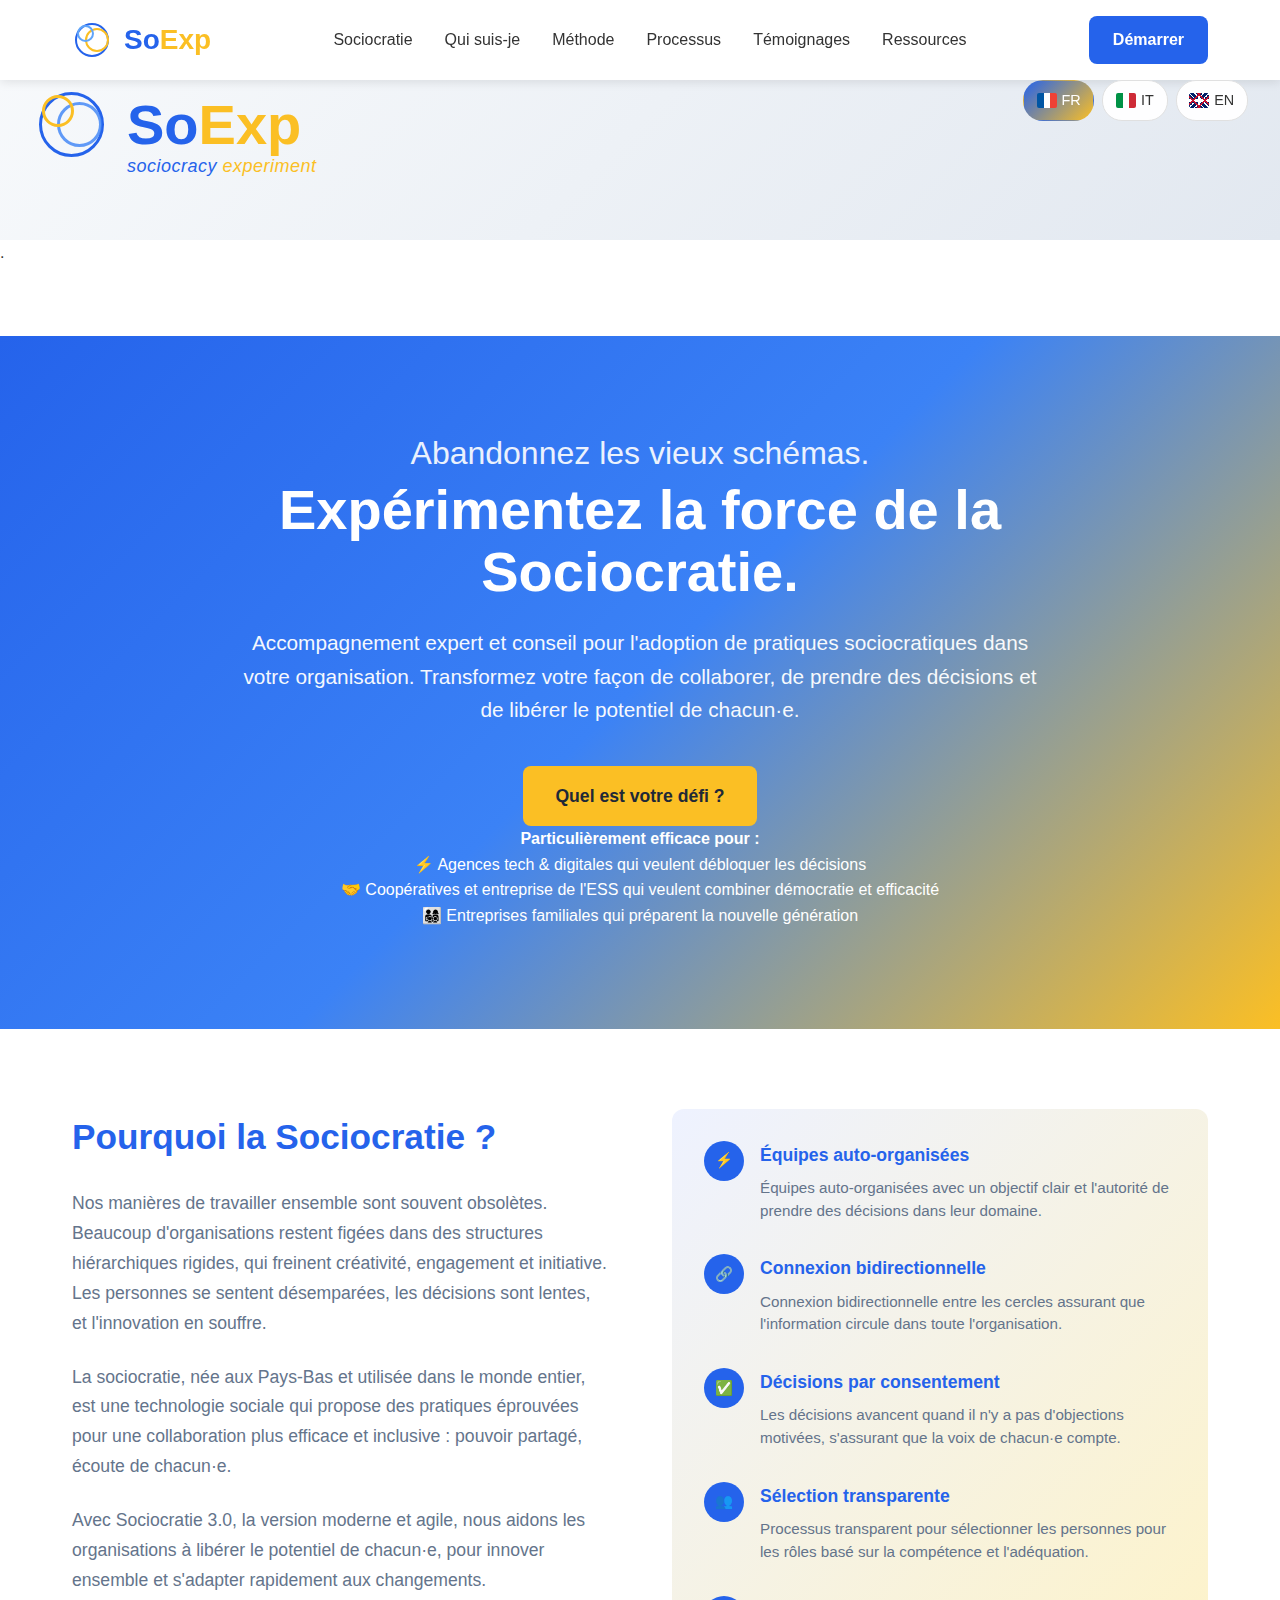
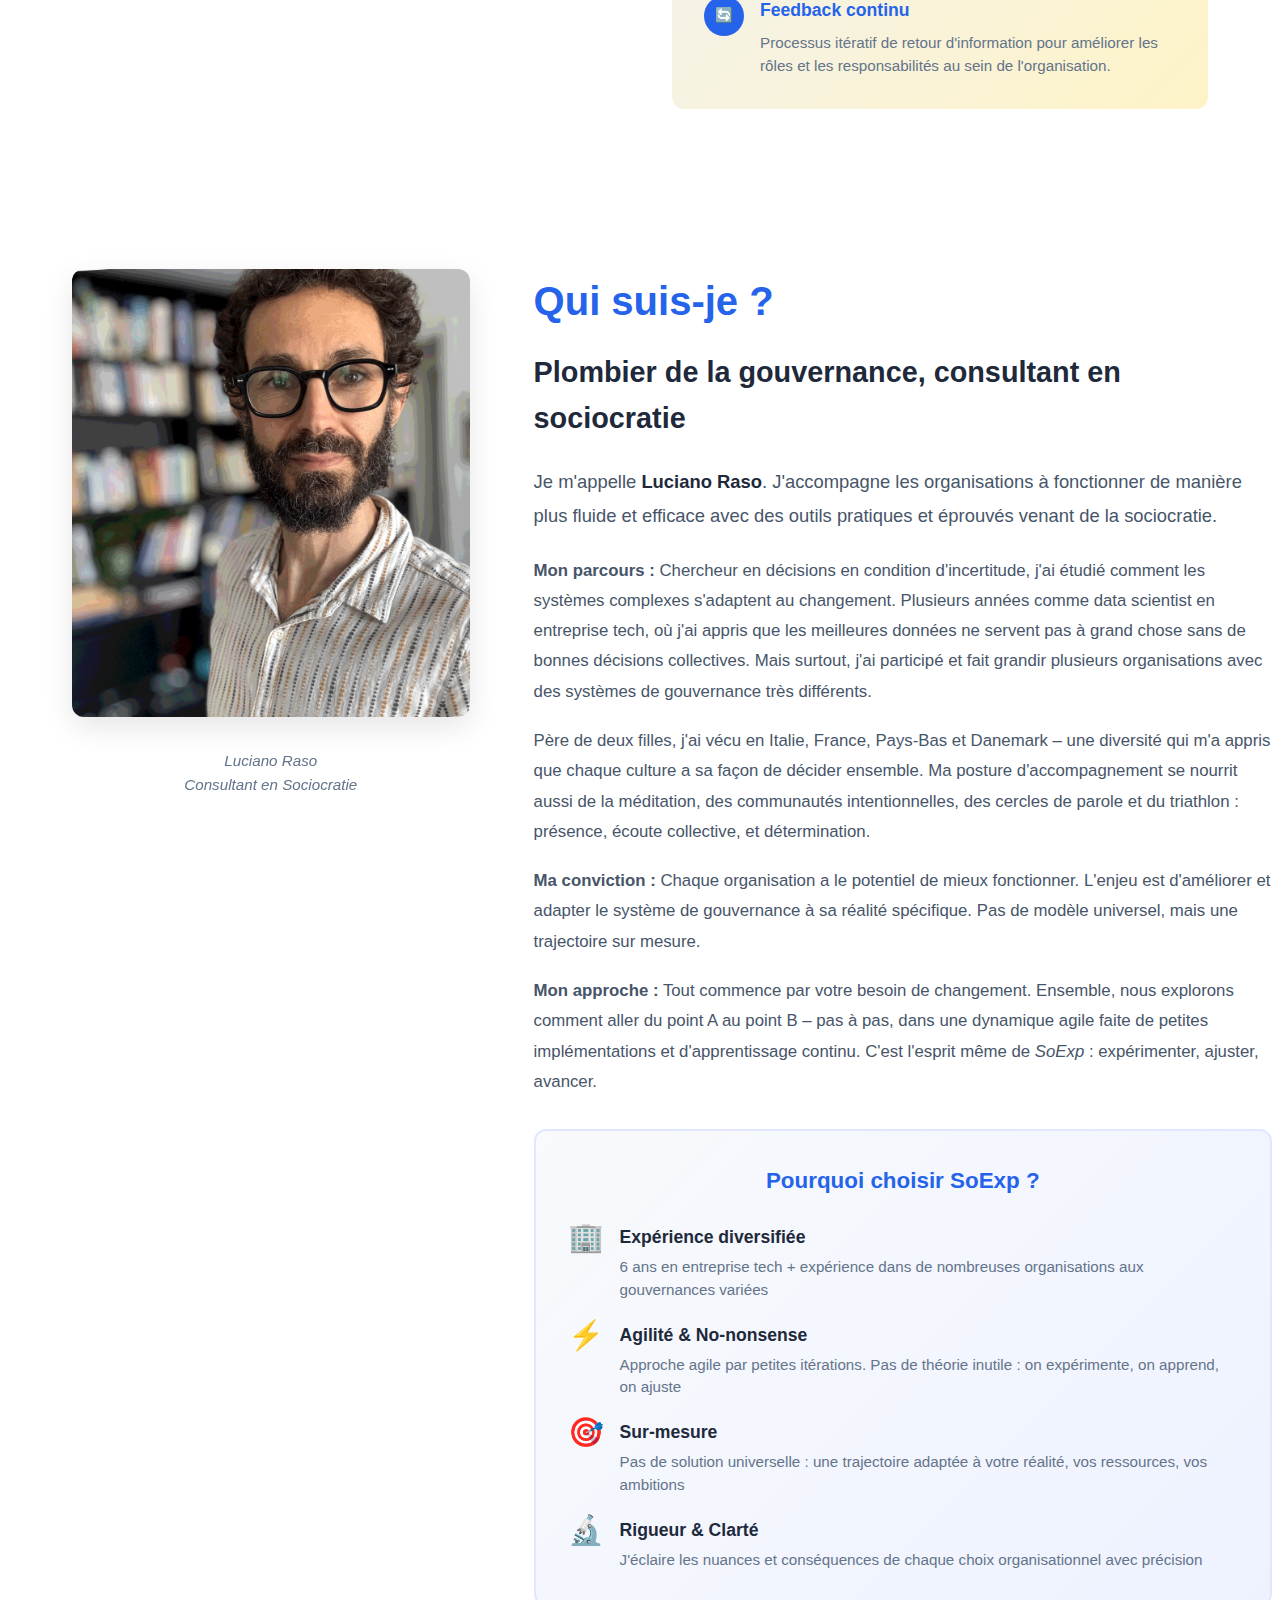
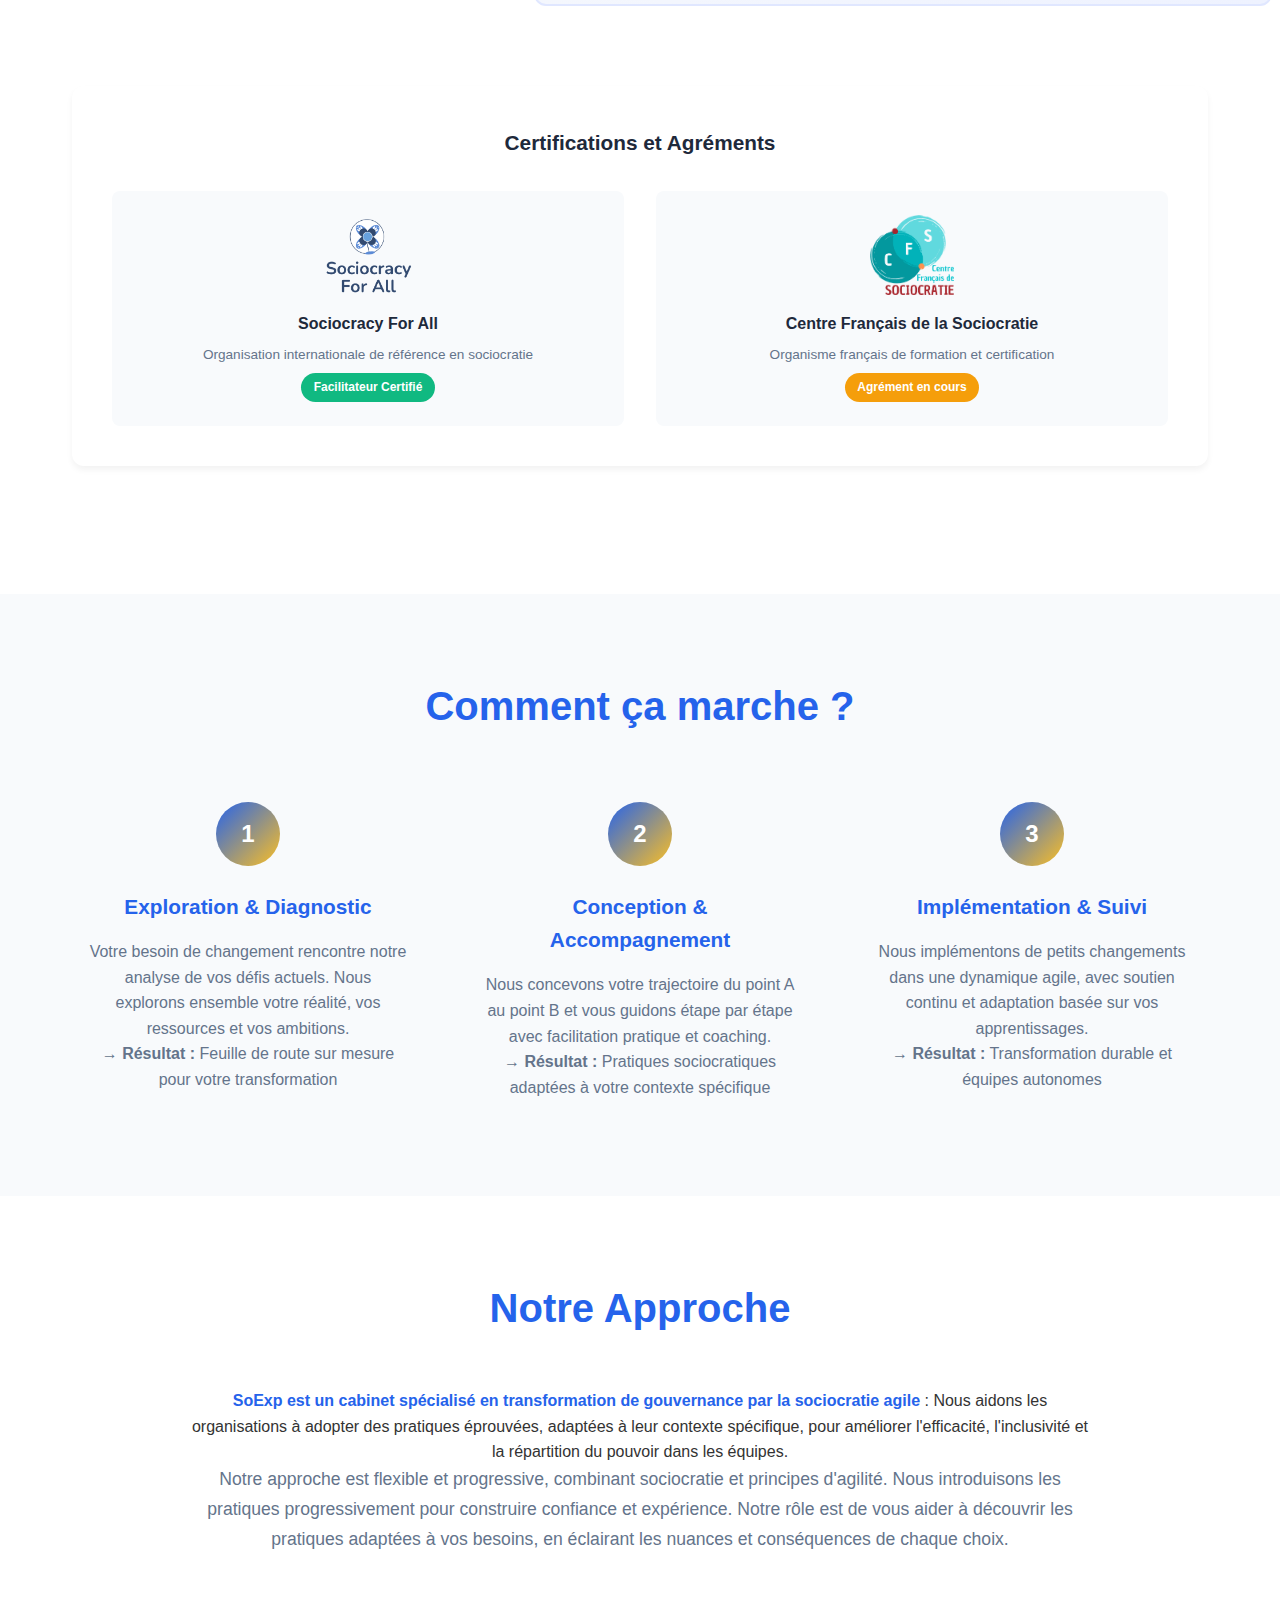
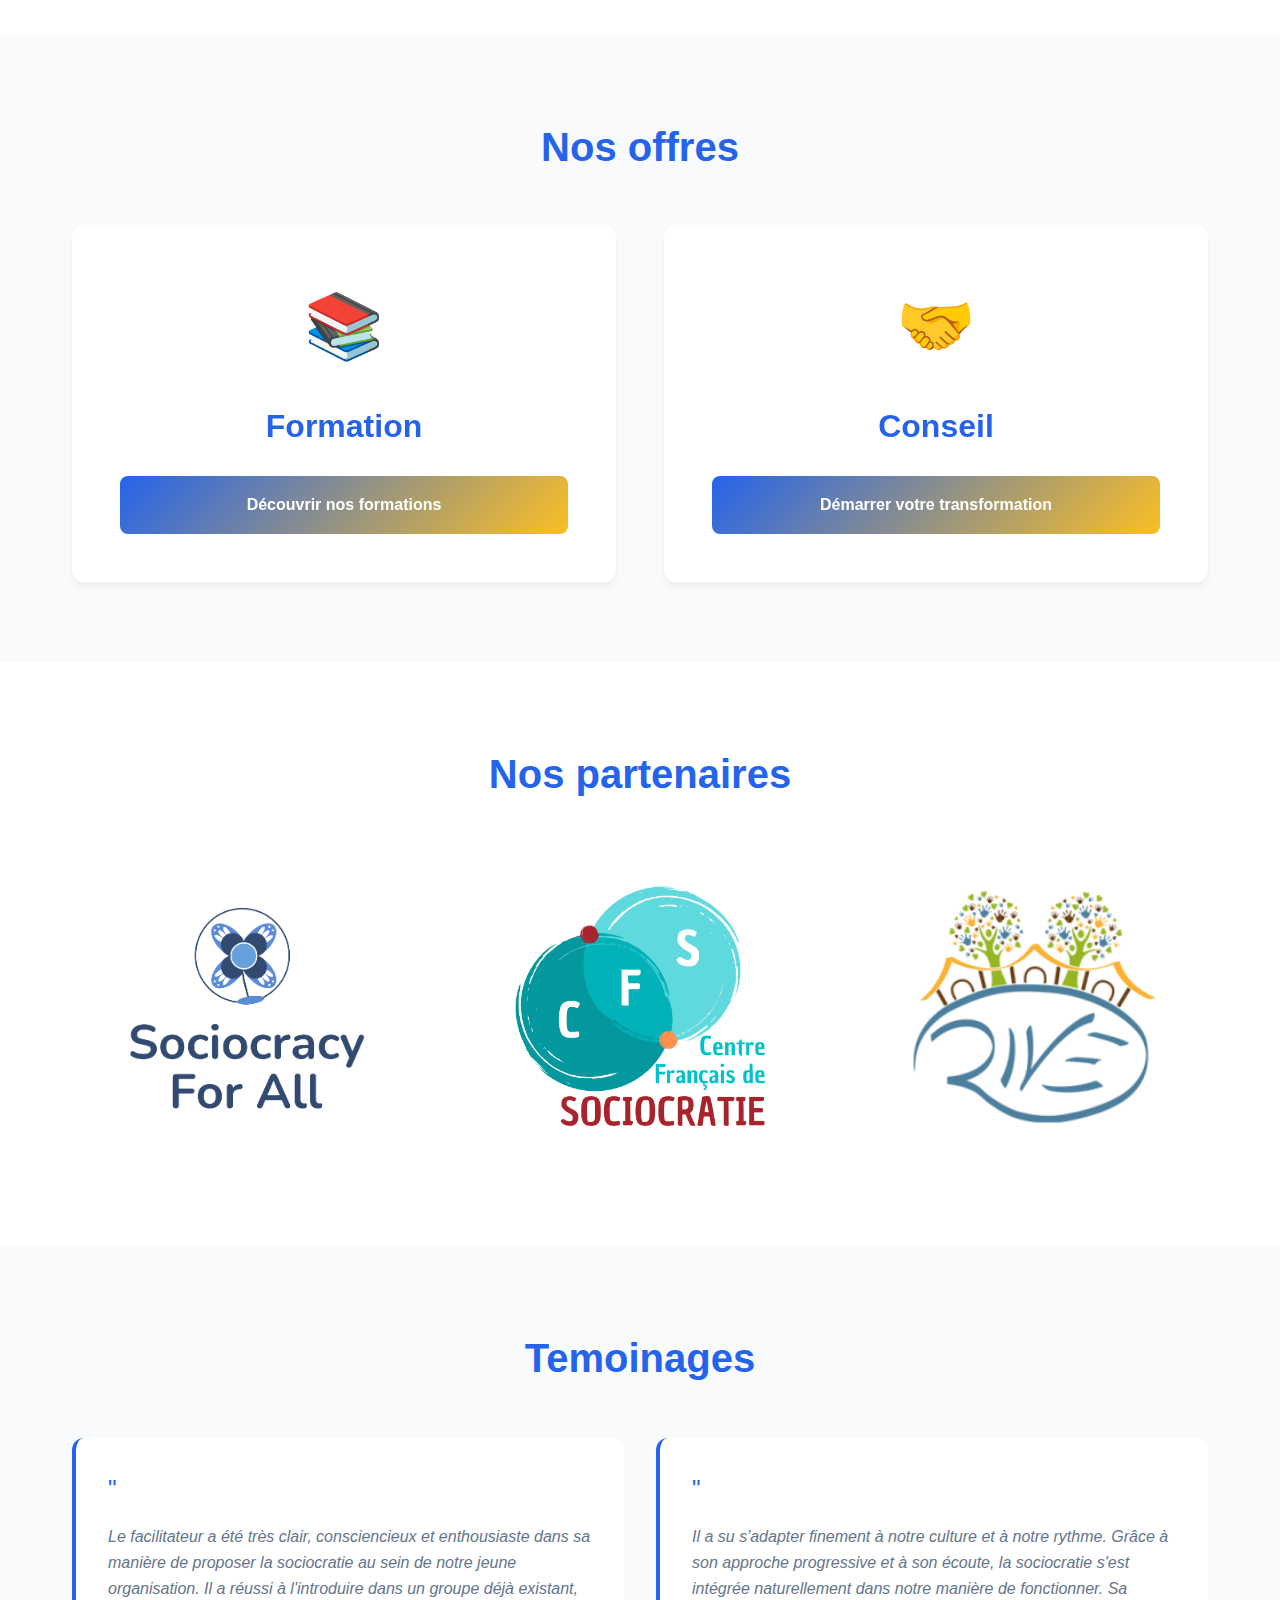
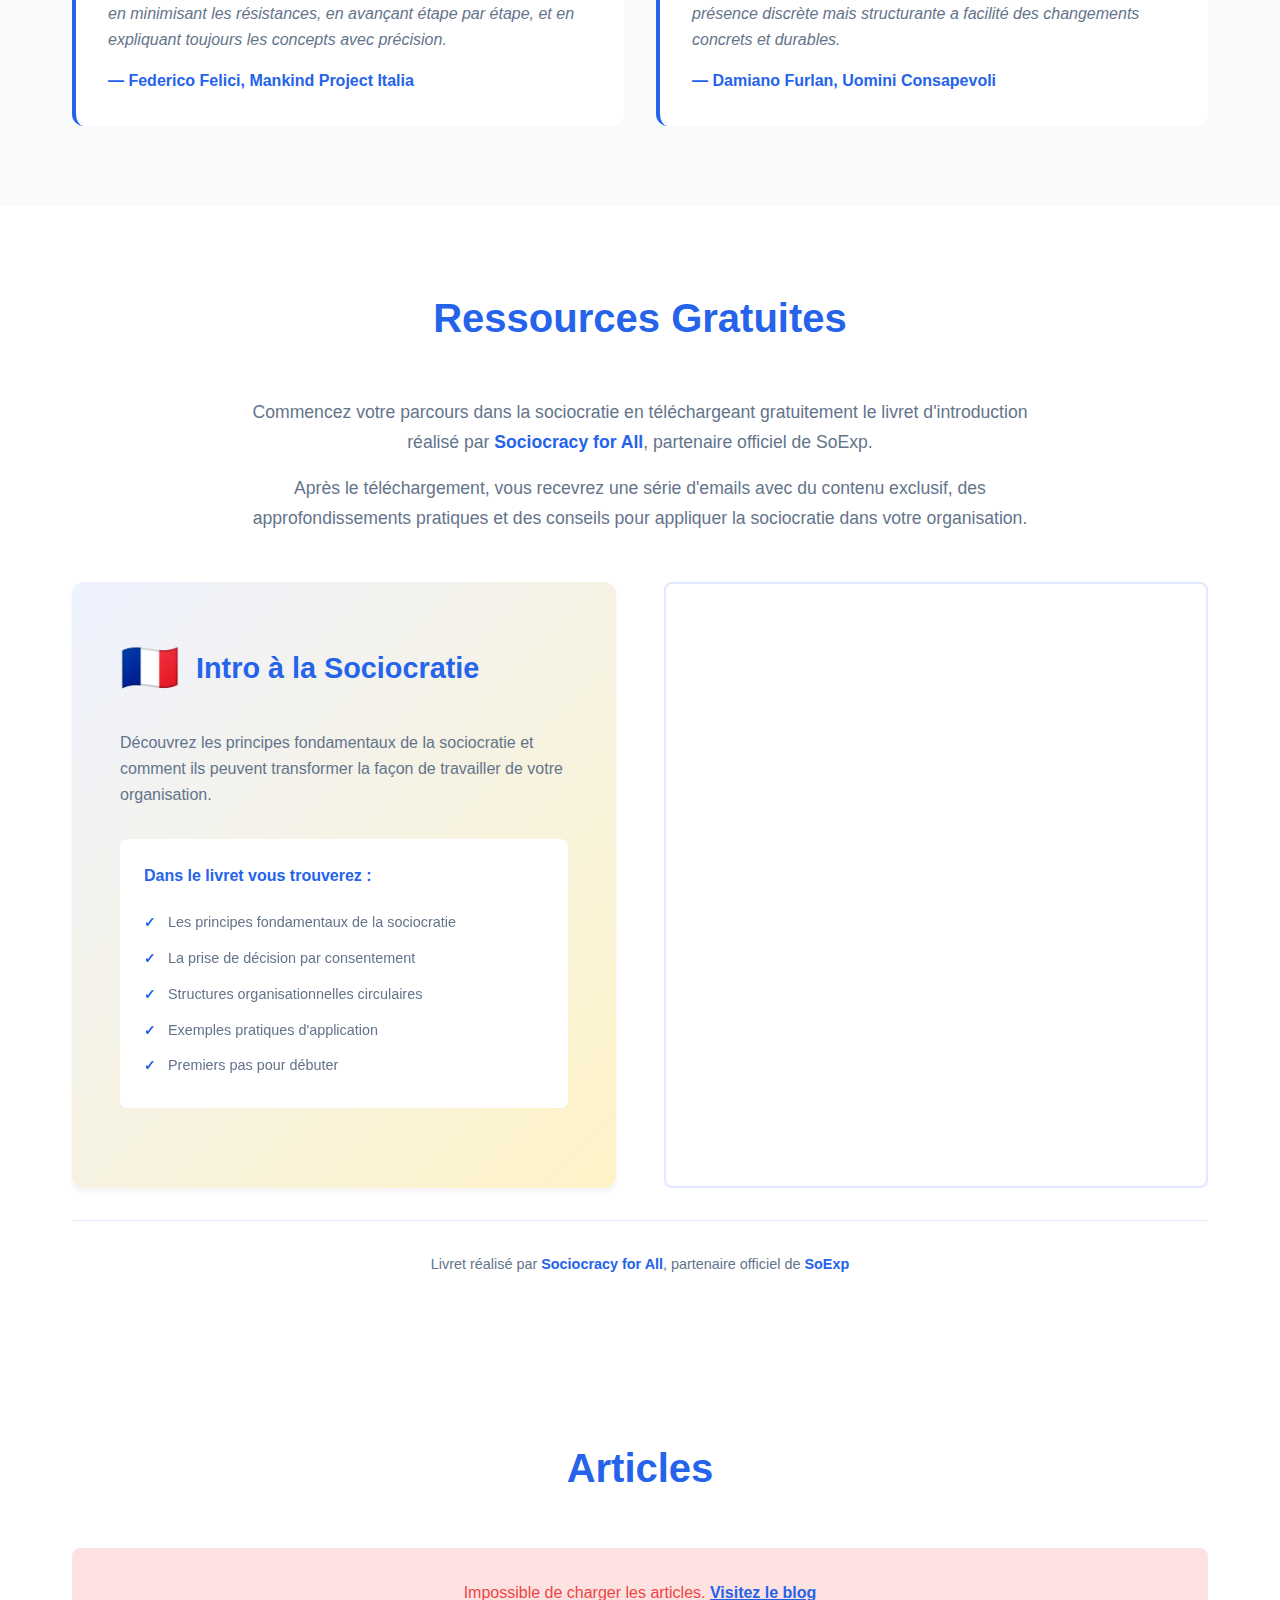
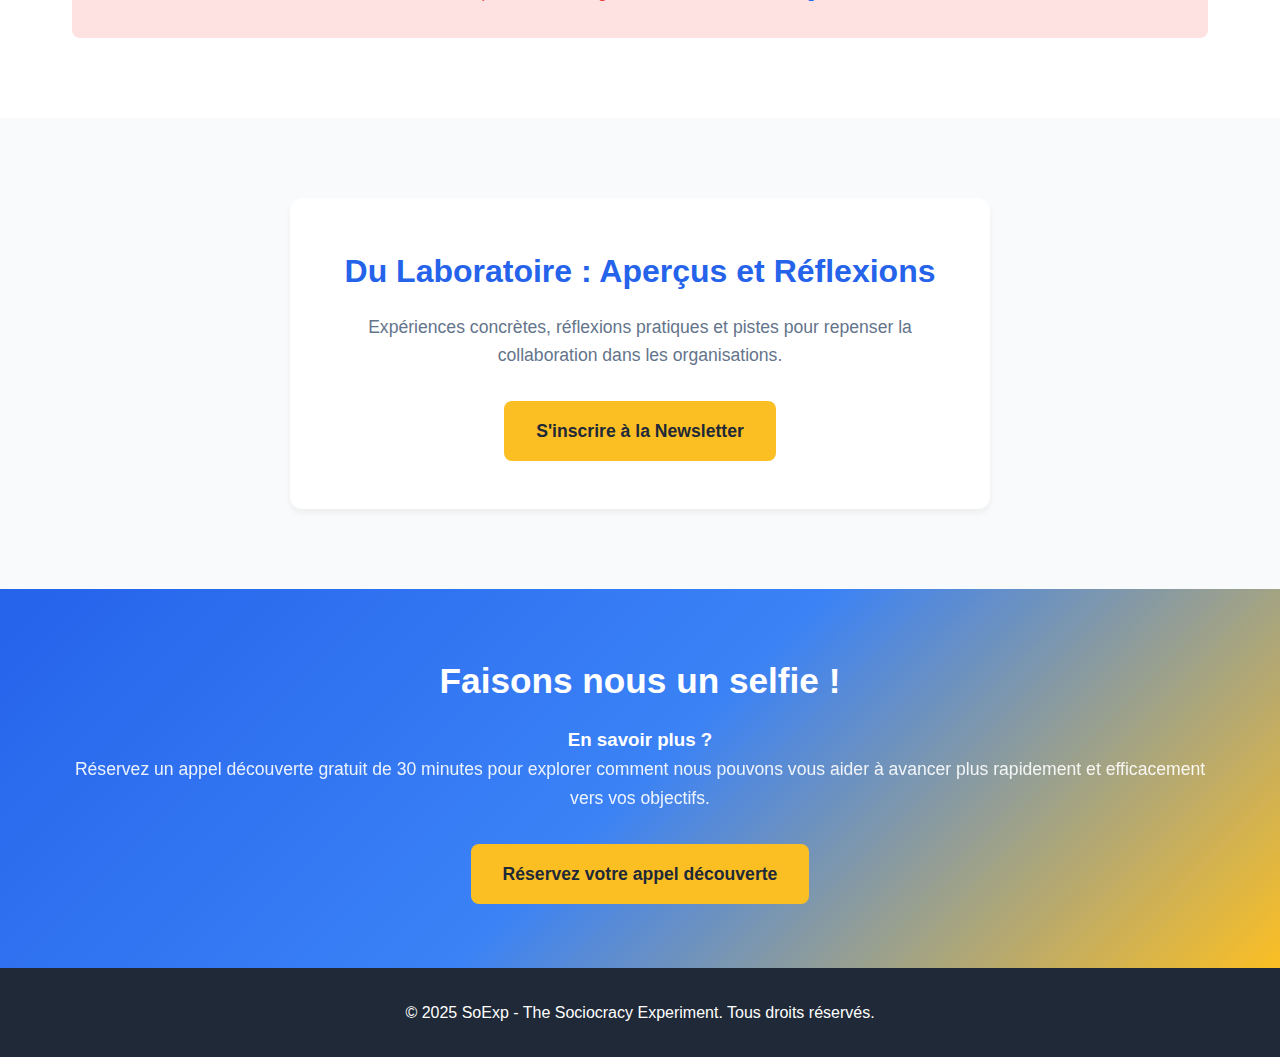
<file: index_v1.html>
<!DOCTYPE html>
<html lang="fr">

<head>
    <meta charset="UTF-8">
    <meta name="viewport" content="width=device-width, initial-scale=1.0">
    <title>SoExp - The Sociocracy Experiment</title>
    <style>
        * {
            margin: 0;
            padding: 0;
            box-sizing: border-box;
        }

        body {
            font-family: Arial, sans-serif;
            line-height: 1.6;
            color: #333;
        }

        /* Language Selector */
        .language-selector {
            position: fixed;
            top: 80px;
            right: 2rem;
            z-index: 1100;
            display: flex;
            gap: 0.5rem;
        }

        .lang-option {
            display: flex;
            align-items: center;
            gap: 0.3rem;
            padding: 0.5rem 0.8rem;
            background: rgba(255, 255, 255, 0.95);
            border: 1px solid #e0e0e0;
            border-radius: 20px;
            text-decoration: none;
            color: #333;
            font-size: 0.9rem;
            font-weight: 500;
            transition: all 0.3s ease;
            backdrop-filter: blur(10px);
        }

        .lang-option:hover {
            background: rgba(37, 99, 235, 0.1);
            border-color: #2563EB;
            transform: translateY(-2px);
        }

        .lang-option.active {
            background: linear-gradient(135deg, #2563EB 0%, #FBBF24 100%);
            color: white;
            border-color: transparent;
        }

        .flag {
            width: 20px;
            height: 15px;
            border-radius: 2px;
            display: inline-block;
        }

        .flag.fr {
            background: linear-gradient(to right, #0055a4 33.33%, #ffffff 33.33%, #ffffff 66.66%, #ef4135 66.66%);
        }

        .flag.it {
            background: linear-gradient(to right, #009246 33.33%, #ffffff 33.33%, #ffffff 66.66%, #ce2b37 66.66%);
        }

        .flag.en {
            background: #012169;
            position: relative;
        }

        .flag.en::before {
            content: '';
            position: absolute;
            top: 0;
            left: 0;
            right: 0;
            bottom: 0;
            background:
                linear-gradient(45deg, transparent 40%, #ffffff 40%, #ffffff 45%, transparent 45%),
                linear-gradient(-45deg, transparent 40%, #ffffff 40%, #ffffff 45%, transparent 45%),
                linear-gradient(45deg, transparent 55%, #ffffff 55%, #ffffff 60%, transparent 60%),
                linear-gradient(-45deg, transparent 55%, #ffffff 55%, #ffffff 60%, transparent 60%);
        }

        .flag.en::after {
            content: '';
            position: absolute;
            top: 0;
            left: 0;
            right: 0;
            bottom: 0;
            background:
                linear-gradient(45deg, transparent 30%, #c8102e 30%, #c8102e 35%, transparent 35%),
                linear-gradient(-45deg, transparent 30%, #c8102e 30%, #c8102e 35%, transparent 35%),
                linear-gradient(45deg, transparent 65%, #c8102e 65%, #c8102e 70%, transparent 70%),
                linear-gradient(-45deg, transparent 65%, #c8102e 65%, #c8102e 70%, transparent 70%),
                linear-gradient(0deg, transparent 43%, #ffffff 43%, #ffffff 57%, transparent 57%),
                linear-gradient(90deg, transparent 43%, #ffffff 43%, #ffffff 57%, transparent 57%),
                linear-gradient(0deg, transparent 46%, #c8102e 46%, #c8102e 54%, transparent 54%),
                linear-gradient(90deg, transparent 46%, #c8102e 46%, #c8102e 54%, transparent 54%);
        }

        /* Logo Section - NEW */
        .logo-showcase {
            background: linear-gradient(135deg, #f8fafc 0%, #e2e8f0 100%);
            padding: 80px 2rem 60px;
            text-align: center;
        }

        .logo-container {
            display: flex;
            align-items: flex-start;
            justify-content: center;
            flex-direction: column;
            gap: 0px;
        }

        .logo {
            display: flex;
            align-items: center;
            gap: 15px;
            font-size: 56px;
            font-weight: bold;
        }

        .logo-icon {
            width: 80px;
            height: 80px;
            display: flex;
            align-items: center;
            justify-content: center;
            position: relative;
        }

        .circle-container {
            position: relative;
            width: 80px;
            height: 80px;
        }

        .circle {
            position: absolute;
            border-radius: 50%;
            border: 3px solid;
        }

        .circle.large {
            width: 65px;
            height: 65px;
            border-color: #2563EB;
            top: 7px;
            left: 7px;
        }

        .circle.medium {
            width: 45px;
            height: 45px;
            border-color: #3B82F6;
            top: 17px;
            left: 25px;
            opacity: 0.8;
        }

        .circle.small {
            width: 32px;
            height: 32px;
            border-color: #FBBF24;
            top: 10px;
            left: 10px;
        }

        .logo-text .so {
            color: #2563EB;
        }

        .logo-text .exp {
            color: #FBBF24;
        }

        .tagline {
            font-size: 18px;
            color: #2563EB;
            font-style: italic;
            text-align: left;
            letter-spacing: 0.5px;
            font-weight: 400;
            margin-left: 95px;
            margin-top: -18px;
            white-space: nowrap;
        }

        .tagline .sociocracy {
            color: #2563EB;
        }

        .tagline .experiment {
            color: #FBBF24;
        }

        /* Header */
        header {
            background: white;
            box-shadow: 0 2px 10px rgba(0, 0, 0, 0.1);
            position: fixed;
            width: 100%;
            top: 0;
            z-index: 1000;
        }

        nav {
            max-width: 1200px;
            margin: 0 auto;
            display: flex;
            justify-content: space-between;
            align-items: center;
            padding: 1rem 2rem;
        }

        .nav-logo {
            display: flex;
            align-items: center;
            gap: 12px;
            font-size: 28px;
            font-weight: bold;
            text-decoration: none;
        }

        .nav-logo-icon {
            width: 40px;
            height: 40px;
            display: flex;
            align-items: center;
            justify-content: center;
            position: relative;
        }

        .nav-circle-container {
            position: relative;
            width: 40px;
            height: 40px;
        }

        .nav-circle {
            position: absolute;
            border-radius: 50%;
            border: 2px solid;
        }

        .nav-circle.large {
            width: 34px;
            height: 34px;
            border-color: #2563EB;
            top: 3px;
            left: 3px;
        }

        .nav-circle.medium {
            width: 24px;
            height: 24px;
            border-color: #FBBF24;
            top: 8px;
            left: 13px;
        }

        .nav-circle.small {
            width: 17px;
            height: 17px;
            border-color: #60A5FA;
            top: 5px;
            left: 5px;
        }

        .nav-logo-text .so {
            color: #2563EB;
        }

        .nav-logo-text .exp {
            color: #FBBF24;
        }

        .nav-links {
            display: flex;
            gap: 2rem;
            list-style: none;
        }

        .nav-links a {
            text-decoration: none;
            color: #333;
            font-weight: 500;
            transition: color 0.3s;
        }

        .nav-links a:hover {
            color: #2563EB;
        }

        .cta-nav {
            background: #2563EB;
            color: white;
            padding: 0.7rem 1.5rem;
            border-radius: 8px;
            text-decoration: none;
            font-weight: 600;
            transition: background 0.3s, transform 0.2s;
        }

        .cta-nav:hover {
            background: #1d4ed8;
            transform: translateY(-2px);
        }

        /* Hero Section */
        .hero {
            background: linear-gradient(135deg, #2563EB 0%, #3B82F6 50%, #FBBF24 100%);
            color: white;
            padding: 100px 2rem 100px;
            text-align: center;
            margin-top: 70px;
        }

        .hero-content {
            max-width: 800px;
            margin: 0 auto;
        }

        .hero h1 {
            font-size: 3.5rem;
            margin-bottom: 1.5rem;
            font-weight: 700;
            line-height: 1.1;
        }

        .hero h1 .small-text {
            font-size: 2rem;
            display: block;
            margin-bottom: 0.5rem;
            opacity: 0.9;
            font-weight: 400;
        }

        .hero .subtitle {
            font-size: 1.3rem;
            margin-bottom: 2.5rem;
            opacity: 0.95;
            font-weight: 400;
        }

        .cta-button {
            background: #FBBF24;
            color: #1F2937;
            padding: 1rem 2rem;
            border: none;
            border-radius: 8px;
            font-size: 1.1rem;
            font-weight: 700;
            cursor: pointer;
            transition: transform 0.2s, box-shadow 0.3s;
            text-decoration: none;
            display: inline-block;
        }

        .cta-button:hover {
            transform: translateY(-3px);
            box-shadow: 0 10px 25px rgba(251, 191, 36, 0.3);
        }

        /* Main Content */
        .container {
            max-width: 1200px;
            margin: 0 auto;
            padding: 0 2rem;
        }

        section {
            padding: 5rem 0;
        }

        .section-title {
            font-size: 2.5rem;
            color: #2563EB;
            text-align: center;
            margin-bottom: 3rem;
            font-weight: 700;
        }


        /* Laboratory Section */
        .laboratory-section {
            background: white;
            padding: 4rem 0;
            border-bottom: 1px solid #E5E7EB;
        }

        .laboratory-content {
            max-width: 900px;
            margin: 0 auto;
            text-align: center;
        }

        .laboratory-intro {
            font-size: 1.25rem;
            color: #1F2937;
            line-height: 1.8;
            margin-bottom: 1.5rem;
        }

        .laboratory-details {
            font-size: 1.1rem;
            color: #64748B;
            line-height: 1.7;
            margin-bottom: 1.5rem;
        }

        .laboratory-mission {
            font-size: 1.1rem;
            color: #2563EB;
            font-style: italic;
            line-height: 1.7;
            margin-top: 2rem;
            padding-top: 2rem;
            border-top: 1px solid #E5E7EB;
        }

        .highlight-text {
            color: #2563EB;
            font-weight: 600;
        }

        /* Two Column Section - Pourquoi la Sociocratie */
        .two-column-section {
            background: white;
        }

        .two-columns {
            display: grid;
            grid-template-columns: 1fr 1fr;
            gap: 4rem;
            align-items: start;
        }

        .left-column h2 {
            font-size: 2.2rem;
            color: #2563EB;
            margin-bottom: 1.5rem;
            font-weight: 700;
        }

        .left-column p {
            font-size: 1.1rem;
            color: #64748B;
            margin-bottom: 1.5rem;
            line-height: 1.7;
        }

        .right-column {
            background: linear-gradient(135deg, #EEF2FF 0%, #FEF3C7 100%);
            padding: 2rem;
            border-radius: 12px;
        }

        .principle-item {
            display: flex;
            align-items: flex-start;
            gap: 1rem;
            margin-bottom: 2rem;
        }

        .principle-item:last-child {
            margin-bottom: 0;
        }

        .principle-icon {
            background: #2563EB;
            color: white;
            width: 2.5rem;
            height: 2.5rem;
            border-radius: 50%;
            display: flex;
            align-items: center;
            justify-content: center;
            font-weight: bold;
            flex-shrink: 0;
            font-size: 0.9rem;
        }

        .principle-content h3 {
            color: #2563EB;
            font-weight: 700;
            margin-bottom: 0.5rem;
            font-size: 1.1rem;
        }

        .principle-content p {
            color: #64748B;
            font-size: 0.95rem;
            line-height: 1.5;
        }

        /* About Section */
        .about-section {
            background: #F8FAFC;
        }

        .about-section h3 {
            color: #2563EB;
            font-size: 1.3rem;
            margin-bottom: 1rem;
            font-weight: 700;
        }

        .approach-highlight {
            background: white;
            padding: 2rem;
            border-radius: 12px;
            box-shadow: 0 4px 6px rgba(0, 0, 0, 0.05);
        }

        .approach-highlight h3 {
            color: #2563EB;
            text-align: center;
            margin-bottom: 1.5rem;
            font-size: 1.2rem;
        }

        .highlight-point {
            display: flex;
            align-items: flex-start;
            gap: 1rem;
            margin-bottom: 1.5rem;
        }

        .highlight-point:last-child {
            margin-bottom: 0;
        }

        .highlight-icon {
            background: #EEF2FF;
            width: 2.5rem;
            height: 2.5rem;
            border-radius: 50%;
            display: flex;
            align-items: center;
            justify-content: center;
            font-size: 1.1rem;
            flex-shrink: 0;
        }

        .highlight-text h4 {
            color: #2563EB;
            font-weight: 600;
            margin-bottom: 0.3rem;
            font-size: 1rem;
        }

        .highlight-text p {
            color: #64748B;
            font-size: 0.9rem;
            line-height: 1.4;
        }

        /* Method Section */
        .method-section {
            background: white;
        }

        .method-grid {
            display: grid;
            grid-template-columns: repeat(3, 1fr);
            gap: 2.5rem;
            margin-top: 3rem;
        }

        .method-card {
            background: #F8FAFC;
            padding: 2.5rem;
            border-radius: 12px;
            text-align: center;
            box-shadow: 0 4px 6px rgba(0, 0, 0, 0.05);
            transition: transform 0.3s, box-shadow 0.3s;
        }

        .method-card:hover {
            transform: translateY(-5px);
            box-shadow: 0 10px 25px rgba(0, 0, 0, 0.1);
        }

        .method-number {
            background: linear-gradient(135deg, #2563EB 0%, #FBBF24 100%);
            color: white;
            width: 3rem;
            height: 3rem;
            border-radius: 50%;
            display: flex;
            align-items: center;
            justify-content: center;
            font-size: 1.2rem;
            font-weight: bold;
            margin: 0 auto 1.5rem;
        }

        .method-card h3 {
            color: #2563EB;
            font-size: 1.3rem;
            margin-bottom: 1rem;
            font-weight: 700;
        }

        .method-card p {
            color: #64748B;
            line-height: 1.6;
        }

        /* Process Section */
        .process-section {
            background: #F8FAFC;
        }

        .process-grid {
            display: grid;
            grid-template-columns: repeat(3, 1fr);
            gap: 2.5rem;
            margin-top: 3rem;
        }

        .process-step {
            text-align: center;
            padding: 1rem;
        }

        .step-number {
            background: linear-gradient(135deg, #2563EB 0%, #FBBF24 100%);
            color: white;
            width: 4rem;
            height: 4rem;
            border-radius: 50%;
            display: flex;
            align-items: center;
            justify-content: center;
            font-size: 1.5rem;
            font-weight: bold;
            margin: 0 auto 1.5rem;
        }

        .process-step h3 {
            color: #2563EB;
            font-size: 1.3rem;
            margin-bottom: 1rem;
            font-weight: 700;
        }

        .process-step p {
            color: #64748B;
            line-height: 1.6;
        }

        /* Approach Section */
        .approach-section {
            background: white;
        }

        .approach-content {
            max-width: 900px;
            margin: 0 auto;
            text-align: center;
        }

        .approach-content p {
            font-size: 1.1rem;
            color: #64748B;
            line-height: 1.7;
        }

        /* Testimonials */
        .testimonials {
            background: #F8FAFC;
        }

        .testimonials-grid {
            display: grid;
            grid-template-columns: repeat(auto-fit, minmax(450px, 1fr));
            gap: 2rem;
            margin-top: 3rem;
        }

        .testimonial {
            background: white;
            padding: 2rem;
            border-radius: 12px;
            border-left: 4px solid #2563EB;
        }

        .testimonial p {
            color: #64748B;
            font-style: italic;
            line-height: 1.6;
            margin-bottom: 1rem;
        }

        .testimonial .quote {
            font-size: 1.5rem;
            color: #2563EB;
            margin-bottom: 1rem;
        }

        .testimonial .author {
            color: #2563EB;
            font-weight: 600;
            font-style: normal;
        }

        /* CTA Section */
        .final-cta {
            background: linear-gradient(135deg, #2563EB 0%, #3B82F6 50%, #FBBF24 100%);
            color: white;
            text-align: center;
            padding: 4rem 0;
        }

        .final-cta h2 {
            font-size: 2.2rem;
            margin-bottom: 1rem;
            font-weight: 700;
        }

        .final-cta p {
            font-size: 1.1rem;
            margin-bottom: 2rem;
            opacity: 0.9;
        }

        /* Footer */
        footer {
            background: #1F2937;
            color: white;
            text-align: center;
            padding: 2rem 0;
        }

        /* Responsive */
        @media (max-width: 768px) {
            .nav-links {
                display: none;
            }

            .logo {
                font-size: 40px;
            }

            .logo-icon {
                width: 60px;
                height: 60px;
            }

            .circle-container {
                width: 60px;
                height: 60px;
            }

            .circle.large {
                width: 50px;
                height: 50px;
                top: 5px;
                left: 5px;
            }

            .circle.medium {
                width: 35px;
                height: 35px;
                top: 12px;
                left: 18px;
            }

            .circle.small {
                width: 25px;
                height: 25px;
                top: 8px;
                left: 8px;
            }

            .tagline {
                font-size: 16px;
                margin-left: 75px;
            }

            .hero h1 {
                font-size: 2.5rem;
            }

            .hero h1 .small-text {
                font-size: 1.5rem;
            }

            .two-columns {
                grid-template-columns: 1fr;
                gap: 2rem;
            }

            .method-grid,
            .process-grid {
                grid-template-columns: 1fr;
            }

            .section-title {
                font-size: 2rem;
            }
        }

        .articles-section {
            background: white;
            padding: 5rem 0;
        }

        .articles-grid {
            display: grid;
            grid-template-columns: repeat(auto-fill, minmax(350px, 1fr));
            gap: 2rem;
            margin-top: 3rem;
        }

        .article-card {
            background: #F8FAFC;
            border-radius: 12px;
            overflow: hidden;
            transition: transform 0.3s, box-shadow 0.3s;
            box-shadow: 0 4px 6px rgba(0, 0, 0, 0.05);
            display: flex;
            flex-direction: column;
        }

        .article-card:hover {
            transform: translateY(-5px);
            box-shadow: 0 10px 25px rgba(0, 0, 0, 0.1);
        }

        .article-content {
            padding: 2rem;
            flex-grow: 1;
            display: flex;
            flex-direction: column;
        }

        .article-date {
            color: #FBBF24;
            font-size: 0.85rem;
            font-weight: 600;
            margin-bottom: 0.5rem;
            text-transform: uppercase;
            letter-spacing: 0.5px;
        }

        .article-title {
            color: #2563EB;
            font-size: 1.3rem;
            font-weight: 700;
            margin-bottom: 1rem;
            line-height: 1.3;
        }

        .article-excerpt {
            color: #64748B;
            font-size: 0.95rem;
            line-height: 1.6;
            margin-bottom: 1.5rem;
            flex-grow: 1;
        }

        .article-link {
            color: #2563EB;
            font-weight: 600;
            text-decoration: none;
            display: inline-flex;
            align-items: center;
            gap: 0.5rem;
            transition: gap 0.3s;
        }

        .article-link:hover {
            gap: 0.8rem;
        }

        .article-link::after {
            content: '→';
            font-size: 1.2rem;
        }

        .loading-message {
            text-align: center;
            color: #64748B;
            font-size: 1.1rem;
            padding: 3rem 0;
        }

        .error-message {
            text-align: center;
            color: #EF4444;
            font-size: 1rem;
            padding: 2rem;
            background: #FEE2E2;
            border-radius: 8px;
            margin-top: 2rem;
        }

        @media (max-width: 768px) {
            .articles-grid {
                grid-template-columns: 1fr;
            }
        }

        /* NUOVA SEZIONE NEWSLETTER */
        .newsletter-section {
            background: #F8FAFC;
            padding: 5rem 0;
        }

        .newsletter-cta-box {
            background: white;
            padding: 3rem;
            border-radius: 12px;
            text-align: center;
            box-shadow: 0 4px 6px rgba(0, 0, 0, 0.05);
            max-width: 700px;
            margin: 0 auto;
        }

        .newsletter-cta-box h2 {
            color: #2563EB;
            font-size: 2rem;
            margin-bottom: 1rem;
            font-weight: 700;
        }

        .newsletter-cta-box p {
            color: #64748B;
            font-size: 1.1rem;
            line-height: 1.6;
            margin-bottom: 2rem;
        }

        .newsletter-form {
            display: flex;
            gap: 1rem;
            max-width: 500px;
            margin: 0 auto;
        }

        .newsletter-input {
            flex: 1;
            padding: 0.9rem 1.2rem;
            border: 2px solid #E5E7EB;
            border-radius: 8px;
            font-size: 1rem;
            transition: border-color 0.3s;
        }

        .newsletter-input:focus {
            outline: none;
            border-color: #2563EB;
        }

        .newsletter-button {
            background: #2563EB;
            color: white;
            padding: 0.9rem 1.8rem;
            border: none;
            border-radius: 8px;
            font-size: 1rem;
            font-weight: 600;
            cursor: pointer;
            transition: background 0.3s, transform 0.2s;
            white-space: nowrap;
        }

        .newsletter-button:hover {
            background: #1d4ed8;
            transform: translateY(-2px);
        }

        .newsletter-message {
            margin-top: 1rem;
            padding: 0.8rem;
            border-radius: 6px;
            font-size: 0.95rem;
            display: none;
        }

        .newsletter-message.success {
            background: #D1FAE5;
            color: #065F46;
            display: block;
        }

        .newsletter-message.error {
            background: #FEE2E2;
            color: #991B1B;
            display: block;
        }

        @media (max-width: 768px) {
            .newsletter-form {
                flex-direction: column;
            }

            .newsletter-button {
                width: 100%;
            }
        }

        /* Offers Section */
        .offers-section {
            background: #F8FAFC;
            padding: 5rem 0;
        }

        .offers-grid {
            display: grid;
            grid-template-columns: repeat(2, 1fr);
            gap: 3rem;
            margin-top: 3rem;
        }

        .offer-card {
            background: white;
            padding: 3rem;
            border-radius: 12px;
            box-shadow: 0 4px 6px rgba(0, 0, 0, 0.05);
            text-align: center;
            transition: transform 0.3s, box-shadow 0.3s, padding 0.3s;
            display: flex;
            flex-direction: column;
            min-height: 300px;
            position: relative;
            overflow: hidden;
        }

        .offer-card:hover {
            transform: translateY(-5px);
            box-shadow: 0 10px 25px rgba(0, 0, 0, 0.1);
            padding: 2.5rem;
        }

        .offer-icon {
            font-size: 4rem;
            margin-bottom: 1.5rem;
            transition: font-size 0.3s;
        }

        .offer-card:hover .offer-icon {
            font-size: 3rem;
            margin-bottom: 1rem;
        }

        .offer-card h3 {
            color: #2563EB;
            font-size: 2rem;
            margin-bottom: 1.5rem;
            font-weight: 700;
            transition: font-size 0.3s, margin-bottom 0.3s;
        }

        .offer-card:hover h3 {
            font-size: 1.5rem;
            margin-bottom: 1rem;
        }

        .offer-details {
            max-height: 0;
            opacity: 0;
            overflow: hidden;
            transition: max-height 0.4s ease, opacity 0.3s ease;
        }

        .offer-card:hover .offer-details {
            max-height: 500px;
            opacity: 1;
        }

        .offer-card>p {
            color: #64748B;
            font-size: 0.95rem;
            line-height: 1.6;
            margin-bottom: 1.5rem;
        }

        .offer-features {
            list-style: none;
            margin-bottom: 1.5rem;
            text-align: left;
        }

        .offer-features li {
            color: #64748B;
            padding: 0.5rem 0;
            padding-left: 1.5rem;
            position: relative;
            font-size: 0.9rem;
        }

        .offer-features li::before {
            content: '✓';
            position: absolute;
            left: 0;
            color: #2563EB;
            font-weight: bold;
            font-size: 1rem;
        }

        .offer-button {
            background: linear-gradient(135deg, #2563EB 0%, #FBBF24 100%);
            color: white;
            padding: 1rem 2rem;
            border-radius: 8px;
            text-decoration: none;
            font-weight: 600;
            transition: transform 0.2s, box-shadow 0.3s;
            display: inline-block;
            margin-top: auto;
        }

        .offer-button:hover {
            transform: translateY(-3px);
            box-shadow: 0 10px 25px rgba(37, 99, 235, 0.3);
        }

        /* Responsive */
        @media (max-width: 768px) {
            .offers-grid {
                grid-template-columns: 1fr;
                gap: 2rem;
            }

            .offer-card {
                min-height: auto;
            }
        }

        /* Partners Section */
        .partners-section {
            background: white;
            padding: 5rem 0;
        }

        .partners-grid {
            display: grid;
            grid-template-columns: repeat(3, 1fr);
            gap: 3rem;
            margin-top: 3rem;
            align-items: center;
        }

        .partner-card {
            display: flex;
            justify-content: center;
            align-items: center;
            padding: 2rem;
            transition: transform 0.3s;
        }

        .partner-card:hover {
            transform: translateY(-5px);
        }

        .partner-card a {
            display: block;
            width: 100%;
            max-width: 250px;
        }

        .partner-card img {
            width: 100%;
            height: auto;
            object-fit: contain;
        }

        @media (max-width: 768px) {
            .partners-grid {
                grid-template-columns: 1fr;
                gap: 2rem;
            }
        }

        /* ABOUT SECTION STYLES - DA COPIARE NEL TUO <style> */

        .about-section {
            background: white;
            padding: 5rem 0;
        }

        .about-layout {
            display: grid;
            grid-template-columns: 35% 65%;
            gap: 4rem;
            align-items: start;
            margin-bottom: 3rem;
        }

        /* Photo Section */
        .photo-section {
            position: sticky;
            top: 2rem;
        }

        .profile-photo {
            width: 100%;
            border-radius: 12px;
            box-shadow: 0 10px 30px rgba(0, 0, 0, 0.1);
            margin-bottom: 1.5rem;
            min-height: 400px;
            object-fit: cover;
        }

        .photo-caption {
            text-align: center;
            color: #64748B;
            font-size: 0.95rem;
            font-style: italic;
        }

        /* Content Section */
        .content-section h2 {
            color: #2563EB;
            font-size: 2.5rem;
            margin-bottom: 1rem;
        }

        .content-section h3 {
            color: #1e293b;
            font-size: 1.8rem;
            margin-bottom: 1.5rem;
            font-weight: 600;
        }

        .intro-text {
            font-size: 1.15rem;
            color: #475569;
            line-height: 1.8;
            margin-bottom: 1.5rem;
        }

        .intro-text strong {
            color: #1e293b;
            font-weight: 600;
        }

        .main-text {
            font-size: 1.05rem;
            color: #475569;
            line-height: 1.8;
            margin-bottom: 1.2rem;
        }

        /* Why Choose Box */
        .why-choose-box {
            background: linear-gradient(135deg, #f8fafc 0%, #eef2ff 100%);
            padding: 2rem;
            border-radius: 12px;
            margin: 2rem 0;
            border: 2px solid #e0e7ff;
        }

        .why-choose-box h4 {
            color: #2563EB;
            font-size: 1.4rem;
            margin-bottom: 1.5rem;
            text-align: center;
        }

        .why-points {
            display: grid;
            gap: 1.2rem;
        }

        .why-point {
            display: flex;
            align-items: start;
            gap: 1rem;
        }

        .why-icon {
            font-size: 1.8rem;
            flex-shrink: 0;
            line-height: 1;
        }

        .why-text h5 {
            color: #1e293b;
            font-size: 1.1rem;
            margin-bottom: 0.3rem;
        }

        .why-text p {
            color: #64748B;
            font-size: 0.95rem;
            line-height: 1.5;
        }

        /* Certifications */
        .certifications {
            background: white;
            padding: 2.5rem;
            border-radius: 12px;
            box-shadow: 0 4px 6px rgba(0, 0, 0, 0.05);
            margin: 3rem 0;
        }

        .certifications h4 {
            color: #1e293b;
            font-size: 1.3rem;
            margin-bottom: 2rem;
            text-align: center;
        }

        .cert-grid {
            display: grid;
            grid-template-columns: repeat(2, 1fr);
            gap: 2rem;
            align-items: center;
        }

        .cert-item {
            display: flex;
            flex-direction: column;
            align-items: center;
            text-align: center;
            padding: 1.5rem;
            background: #f8fafc;
            border-radius: 8px;
            transition: transform 0.3s, box-shadow 0.3s;
        }

        .cert-item:hover {
            transform: translateY(-3px);
            box-shadow: 0 6px 12px rgba(0, 0, 0, 0.1);
        }

        .cert-logo {
            height: 80px;
            margin-bottom: 1rem;
            object-fit: contain;
        }

        .cert-name {
            font-weight: 600;
            color: #1e293b;
            margin-bottom: 0.5rem;
            font-size: 1rem;
        }

        .cert-description {
            font-size: 0.85rem;
            color: #64748B;
            line-height: 1.5;
        }

        .cert-badge {
            display: inline-block;
            background: #10B981;
            color: white;
            padding: 0.3rem 0.8rem;
            border-radius: 20px;
            font-size: 0.75rem;
            font-weight: 600;
            margin-top: 0.5rem;
        }

        .cert-badge.pending {
            background: #F59E0B;
        }

        /* Responsive */
        @media (max-width: 968px) {
            .about-layout {
                grid-template-columns: 1fr;
                gap: 2rem;
            }

            .photo-section {
                position: relative;
                top: 0;
                max-width: 400px;
                margin: 0 auto;
            }

            .content-section h2 {
                font-size: 2rem;
            }

            .content-section h3 {
                font-size: 1.5rem;
            }

            .cert-grid {
                grid-template-columns: 1fr;
            }
        }

        @media (max-width: 640px) {
            .content-section h2 {
                font-size: 1.8rem;
            }

            .intro-text {
                font-size: 1.05rem;
            }
        }

        /* Download Section Styles */
        .download-section {
            background: white;
            padding: 5rem 0;
        }

        .download-intro {
            text-align: center;
            max-width: 800px;
            margin: 0 auto 3rem;
        }

        .download-intro p {
            font-size: 1.1rem;
            color: #64748B;
            line-height: 1.7;
            margin-bottom: 1rem;
        }

        .download-intro .partner-mention {
            color: #2563EB;
            font-weight: 600;
        }

        .download-cards {
            display: grid;
            grid-template-columns: repeat(2, 1fr);
            gap: 3rem;
            margin-top: 3rem;
        }

        .download-card {
            background: linear-gradient(135deg, #EEF2FF 0%, #FEF3C7 100%);
            padding: 3rem;
            border-radius: 12px;
            box-shadow: 0 4px 6px rgba(0, 0, 0, 0.05);
            transition: transform 0.3s, box-shadow 0.3s;
        }

        .download-card:hover {
            transform: translateY(-5px);
            box-shadow: 0 10px 25px rgba(0, 0, 0, 0.1);
        }

        .download-header {
            display: flex;
            align-items: center;
            gap: 1rem;
            margin-bottom: 1.5rem;
        }

        .download-flag {
            font-size: 3rem;
        }

        .download-title {
            color: #2563EB;
            font-size: 1.8rem;
            font-weight: 700;
        }

        .download-description {
            color: #64748B;
            font-size: 1rem;
            line-height: 1.6;
            margin-bottom: 2rem;
        }

        .download-features {
            background: white;
            padding: 1.5rem;
            border-radius: 8px;
            margin-bottom: 2rem;
        }

        .download-features h4 {
            color: #2563EB;
            font-size: 1rem;
            font-weight: 600;
            margin-bottom: 1rem;
        }

        .download-features ul {
            list-style: none;
            padding: 0;
        }

        .download-features li {
            color: #64748B;
            padding: 0.4rem 0;
            padding-left: 1.5rem;
            position: relative;
            font-size: 0.9rem;
        }

        .download-features li::before {
            content: '✓';
            position: absolute;
            left: 0;
            color: #2563EB;
            font-weight: bold;
        }

        .download-form-container {
            background: white;
            padding: 2rem;
            border-radius: 8px;
            border: 2px solid #e0e7ff;
        }

        .download-form-container h4 {
            color: #2563EB;
            font-size: 1.1rem;
            margin-bottom: 1.5rem;
            text-align: center;
        }

        /* Placeholder per ConvertKit form */
        .form-placeholder {
            background: #f8fafc;
            padding: 2rem;
            border-radius: 5px;
            text-align: center;
            border: 2px dashed #cbd5e1;
        }

        .form-placeholder p {
            color: #94a3b8;
            margin: 0;
            font-size: 0.9rem;
        }

        .form-placeholder strong {
            color: #64748B;
            display: block;
            margin-bottom: 0.5rem;
        }

        .partner-note {
            text-align: center;
            margin-top: 2rem;
            padding-top: 2rem;
            border-top: 1px solid #e0e7ff;
            color: #64748B;
            font-size: 0.9rem;
        }

        .partner-note strong {
            color: #2563EB;
        }

        /* Responsive */
        @media (max-width: 968px) {
            .download-cards {
                grid-template-columns: 1fr;
                gap: 2rem;
            }

            .download-card {
                padding: 2rem;
            }

            .download-title {
                font-size: 1.5rem;
            }
        }

        @media (max-width: 640px) {
            .download-section {
                padding: 3rem 0;
            }

            .download-flag {
                font-size: 2rem;
            }

            .download-form-container {
                padding: 1.5rem;
            }
        }
    </style>

    <!-- MailerLite Universal -->
    <script>
        (function (w, d, e, u, f, l, n) {
            w[f] = w[f] || function () {
                (w[f].q = w[f].q || [])
                    .push(arguments);
            }, l = d.createElement(e), l.async = 1, l.src = u,
                n = d.getElementsByTagName(e)[0], n.parentNode.insertBefore(l, n);
        })
            (window, document, 'script', 'https://assets.mailerlite.com/js/universal.js', 'ml');
        ml('account', '1868411');
    </script>
    <!-- End MailerLite Universal -->

</head>

<body>
    <!-- Language Selector -->
    <div class="language-selector">
        <a href="index.html" class="lang-option active">
            <span class="flag fr"></span>
            <span>FR</span>
        </a>
        <a href="it/index.html" class="lang-option">
            <span class="flag it"></span>
            <span>IT</span>
        </a>
        <a href="en/index.html" class="lang-option">
            <span class="flag en"></span>
            <span>EN</span>
        </a>
    </div>
    <!-- Header -->
    <header>
        <nav>
            <a href="#" class="nav-logo">
                <div class="nav-logo-icon">
                    <div class="nav-circle-container">
                        <div class="nav-circle large"></div>
                        <div class="nav-circle medium"></div>
                        <div class="nav-circle small"></div>
                    </div>
                </div>
                <span class="nav-logo-text"><span class="so">So</span><span class="exp">Exp</span></span>
            </a>
            <ul class="nav-links">
                <li><a href="#sociocratie">Sociocratie</a></li>
                <li><a href="#about">Qui suis-je</a></li>
                <li><a href="#methode">Méthode</a></li>
                <li><a href="#processus">Processus</a></li>
                <li><a href="#temoignages">Témoignages</a></li>
                <li><a href="#ressources">Ressources</a></li>
            </ul>
            <a href="#contact" class="cta-nav">Démarrer</a>
        </nav>
    </header>

    <!-- Logo Showcase Section - NEW -->
    <section class="logo-showcase">
        <div class="logo-container">
            <div class="logo">
                <div class="logo-icon">
                    <div class="circle-container">
                        <div class="circle large"></div>
                        <div class="circle medium"></div>
                        <div class="circle small"></div>
                    </div>
                </div>
                <span class="logo-text"><span class="so">So</span><span class="exp">Exp</span></span>
            </div>
            <div class="tagline"><span class="sociocracy">sociocracy</span> <span class="experiment">experiment</span>
            </div>
        </div>
    </section>

    <!-- Hero Section -->.
    <section class="hero">
        <div class="hero-content">
            <h1><span class="small-text">Abandonnez les vieux schémas.</span>Expérimentez la force de la Sociocratie.
            </h1>
            <p class="subtitle">Accompagnement expert et conseil pour l'adoption de pratiques sociocratiques dans votre
                organisation. Transformez votre façon de collaborer, de prendre des décisions et de libérer le potentiel
                de chacun·e.</p>

            <a href="#contact" class="cta-button">Quel est votre défi ?</a>

            <div class="hero-markets">
                <p class="markets-intro"><strong>Particulièrement efficace pour :</strong></p>
                <div class="market-list">
                    <div class="market-item">
                        <span class="market-icon">⚡</span>
                        <span class="market-text">Agences tech & digitales qui veulent débloquer les décisions</span>
                    </div>
                    <div class="market-item">
                        <span class="market-icon">🤝</span>
                        <span class="market-text">Coopératives et entreprise de l'ESS qui veulent combiner démocratie et
                            efficacité</span>
                    </div>
                    <div class="market-item">
                        <span class="market-icon">👨‍👩‍👧‍👦</span>
                        <span class="market-text">Entreprises familiales qui préparent la nouvelle génération</span>
                    </div>
                </div>
            </div>

        </div>
    </section>




    <!-- Two Column Section - Pourquoi la Sociocratie -->
    <section class="two-column-section" id="sociocratie">
        <div class="container">
            <div class="two-columns">
                <div class="left-column">
                    <h2>Pourquoi la Sociocratie ?</h2>
                    <p>Nos manières de travailler ensemble sont souvent obsolètes. Beaucoup d'organisations restent
                        figées dans des structures hiérarchiques rigides, qui freinent
                        créativité, engagement et initiative. Les personnes se sentent désemparées, les décisions sont
                        lentes, et l'innovation en souffre.</p>
                    <p>La sociocratie, née aux Pays-Bas et utilisée dans le monde entier, est une technologie sociale
                        qui propose des pratiques éprouvées pour une collaboration plus efficace et inclusive : pouvoir
                        partagé, écoute de chacun·e.</p>
                    <p>Avec Sociocratie 3.0, la version moderne et agile, nous aidons les organisations à libérer le
                        potentiel de chacun·e, pour innover ensemble et s'adapter rapidement aux changements.</p>
                </div>
                <div class="right-column">
                    <div class="principle-item">
                        <div class="principle-icon">⚡</div>
                        <div class="principle-content">
                            <h3>Équipes auto-organisées</h3>
                            <p>Équipes auto-organisées avec un objectif clair et l'autorité de prendre des décisions
                                dans leur domaine.</p>
                        </div>
                    </div>
                    <div class="principle-item">
                        <div class="principle-icon">🔗</div>
                        <div class="principle-content">
                            <h3>Connexion bidirectionnelle</h3>
                            <p>Connexion bidirectionnelle entre les cercles assurant que l'information circule dans
                                toute l'organisation.</p>
                        </div>
                    </div>
                    <div class="principle-item">
                        <div class="principle-icon">✅</div>
                        <div class="principle-content">
                            <h3>Décisions par consentement</h3>
                            <p>Les décisions avancent quand il n'y a pas d'objections motivées, s'assurant que la voix
                                de chacun·e compte.</p>
                        </div>
                    </div>
                    <div class="principle-item">
                        <div class="principle-icon">👥</div>
                        <div class="principle-content">
                            <h3>Sélection transparente</h3>
                            <p>Processus transparent pour sélectionner les personnes pour les rôles basé sur la
                                compétence et l'adéquation.</p>
                        </div>
                    </div>
                    <div class="principle-item">
                        <div class="principle-icon">🔄</div>
                        <div class="principle-content">
                            <h3>Feedback continu</h3>
                            <p>Processus itératif de retour d'information pour améliorer les rôles et les
                                responsabilités
                                au sein de l'organisation.</p>
                        </div>
                    </div>

                </div>
            </div>
        </div>
    </section>


    <!-- ABOUT SECTION - DA COPIARE NEL TUO index.html -->
    <section class="about-section" id="about">
        <div class="container">
            <div class="about-layout">
                <!-- Photo Section -->
                <div class="photo-section">
                    <img src="images/selfie2.png" alt="Luciano Raso" class="profile-photo">
                    <p class="photo-caption">Luciano Raso<br>Consultant en Sociocratie</p>
                </div>

                <!-- Content Section -->
                <div class="content-section">
                    <h2>Qui suis-je ?</h2>
                    <h3>Plombier de la gouvernance, consultant en sociocratie</h3>

                    <p class="intro-text">
                        Je m'appelle <strong>Luciano Raso</strong>. J'accompagne les organisations à fonctionner de
                        manière plus fluide et efficace avec des outils pratiques et éprouvés venant de la sociocratie.
                    </p>

                    <p class="main-text">
                        <strong>Mon parcours :</strong> Chercheur en décisions en condition d'incertitude, j'ai étudié
                        comment les systèmes complexes s'adaptent au changement. Plusieurs années comme data scientist
                        en entreprise tech, où j'ai appris que les meilleures données ne servent pas à grand chose sans
                        de bonnes décisions collectives. Mais surtout, j'ai participé et fait grandir plusieurs
                        organisations avec des systèmes de gouvernance très différents.
                    </p>

                    <p class="main-text">
                        Père de deux filles, j'ai vécu en Italie, France, Pays-Bas et Danemark – une diversité qui m'a
                        appris que chaque culture a sa façon de décider ensemble. Ma posture d'accompagnement se nourrit
                        aussi de la méditation, des communautés intentionnelles, des cercles de parole et du triathlon :
                        présence, écoute collective, et détermination.
                    </p>

                    <p class="main-text">
                        <strong>Ma conviction :</strong> Chaque organisation a le potentiel de mieux fonctionner.
                        L'enjeu est d'améliorer et adapter le système de gouvernance à sa réalité spécifique. Pas de
                        modèle universel, mais une trajectoire sur mesure.
                    </p>

                    <p class="main-text">
                        <strong>Mon approche :</strong> Tout commence par votre besoin de changement. Ensemble, nous
                        explorons comment aller du point A au point B – pas à pas, dans une dynamique agile faite de
                        petites implémentations et d'apprentissage continu. C'est l'esprit même de <em>SoExp</em> :
                        expérimenter, ajuster, avancer.
                    </p>

                    <!-- Why Choose Box -->
                    <div class="why-choose-box">
                        <h4>Pourquoi choisir SoExp ?</h4>
                        <div class="why-points">
                            <div class="why-point">
                                <div class="why-icon">🏢</div>
                                <div class="why-text">
                                    <h5>Expérience diversifiée</h5>
                                    <p>6 ans en entreprise tech + expérience dans de nombreuses organisations aux
                                        gouvernances variées</p>
                                </div>
                            </div>
                            <div class="why-point">
                                <div class="why-icon">⚡</div>
                                <div class="why-text">
                                    <h5>Agilité & No-nonsense</h5>
                                    <p>Approche agile par petites itérations. Pas de théorie inutile : on expérimente,
                                        on apprend, on ajuste</p>
                                </div>
                            </div>
                            <div class="why-point">
                                <div class="why-icon">🎯</div>
                                <div class="why-text">
                                    <h5>Sur-mesure</h5>
                                    <p>Pas de solution universelle : une trajectoire adaptée à votre réalité, vos
                                        ressources, vos ambitions</p>
                                </div>
                            </div>
                            <div class="why-point">
                                <div class="why-icon">🔬</div>
                                <div class="why-text">
                                    <h5>Rigueur & Clarté</h5>
                                    <p>J'éclaire les nuances et conséquences de chaque choix organisationnel avec
                                        précision</p>
                                </div>
                            </div>
                        </div>
                    </div>
                </div>
            </div>

            <!-- Certifications -->
            <div class="certifications">
                <h4>Certifications et Agréments</h4>
                <div class="cert-grid">
                    <div class="cert-item">
                        <img src="images/sofa-logo.webp" alt="Sociocracy For All" class="cert-logo">
                        <div class="cert-name">Sociocracy For All</div>
                        <div class="cert-description">Organisation internationale de référence en sociocratie</div>
                        <span class="cert-badge">Facilitateur Certifié</span>
                    </div>
                    <div class="cert-item">
                        <img src="images/cfs-logo.png" alt="Centre Français de la Sociocratie" class="cert-logo">
                        <div class="cert-name">Centre Français de la Sociocratie</div>
                        <div class="cert-description">Organisme français de formation et certification</div>
                        <span class="cert-badge pending">Agrément en cours</span>
                    </div>
                </div>
            </div>
        </div>
    </section>


    <section class="process-section">
        <div class="container">
            <h2 class="section-title">Comment ça marche ?</h2>
            <div class="process-grid">
                <div class="process-step">
                    <div class="step-number">1</div>
                    <h3>Exploration & Diagnostic</h3>
                    <p>Votre besoin de changement rencontre notre analyse de vos défis actuels. Nous explorons ensemble
                        votre réalité, vos ressources et vos ambitions.</p>
                    <p class="step-result"><strong>→ Résultat :</strong> Feuille de route sur mesure pour votre
                        transformation</p>
                </div>
                <div class="process-step">
                    <div class="step-number">2</div>
                    <h3>Conception & Accompagnement</h3>
                    <p>Nous concevons votre trajectoire du point A au point B et vous guidons étape par étape avec
                        facilitation pratique et coaching.</p>
                    <p class="step-result"><strong>→ Résultat :</strong> Pratiques sociocratiques adaptées à votre
                        contexte spécifique</p>
                </div>
                <div class="process-step">
                    <div class="step-number">3</div>
                    <h3>Implémentation & Suivi</h3>
                    <p>Nous implémentons de petits changements dans une dynamique agile, avec soutien continu et
                        adaptation basée sur vos apprentissages.</p>
                    <p class="step-result"><strong>→ Résultat :</strong> Transformation durable et équipes autonomes</p>
                </div>
            </div>
        </div>
    </section>

    <!-- Approach Section -->
    <section class="approach-section">
        <div class="container">
            <div class="approach-content">
                <h2 class="section-title">Notre Approche</h2>
                <strong class="highlight-text">SoExp est un cabinet spécialisé en transformation de gouvernance par
                    la sociocratie agile</strong> :
                Nous aidons les organisations à adopter des pratiques éprouvées, adaptées à leur contexte
                spécifique, pour améliorer l'efficacité,
                l'inclusivité et la répartition du pouvoir dans les équipes.

                <p>Notre approche est flexible et progressive, combinant sociocratie et principes d'agilité.
                    Nous introduisons les pratiques progressivement pour construire confiance et expérience.
                    Notre rôle est de vous aider à découvrir les pratiques adaptées à vos besoins,
                    en éclairant les nuances et conséquences de chaque choix.</p>
            </div>
        </div>
    </section>


    <!-- Offers Section -->
    <section class="offers-section" id="offres">
        <div class="container">
            <h2 class="section-title">Nos offres</h2>
            <div class="offers-grid">
                <div class="offer-card">
                    <div class="offer-icon">📚</div>
                    <h3>Formation</h3>
                    <div class="offer-details">
                        <p>Formations pratiques pour maîtriser les outils et pratiques sociocratiques. Développez les
                            compétences de vos équipes pour une collaboration plus fluide et des décisions plus
                            inclusives.</p>
                        <ul class="offer-features">
                            <li>Ateliers interactifs</li>
                            <li>Pratiques concrètes</li>
                            <li>Formation certifiante</li>
                            <li>Adaptation à votre contexte</li>
                        </ul>
                    </div>
                    <a href="training.html" class="offer-button">Découvrir nos formations</a>
                </div>
                <div class="offer-card">
                    <div class="offer-icon">🤝</div>
                    <h3>Conseil</h3>
                    <div class="offer-details">
                        <p>Accompagnement personnalisé pour transformer votre organisation avec la sociocratie. Nous
                            vous guidons étape par étape dans votre transition vers une gouvernance plus collaborative
                            et efficace.</p>
                        <ul class="offer-features">
                            <li>Diagnostic organisationnel</li>
                            <li>Conception sur mesure</li>
                            <li>Facilitation et coaching</li>
                            <li>Suivi et ajustements</li>
                        </ul>
                    </div>
                    <a href="#contact" class="offer-button">Démarrer votre transformation</a>
                </div>
            </div>
        </div>
    </section>

    <!-- Partners Section -->
    <section class="partners-section" id="partenaires">
        <div class="container">
            <h2 class="section-title">Nos partenaires</h2>
            <div class="partners-grid">
                <div class="partner-card">
                    <a href="https://www.sociocracyforall.org" target="_blank" rel="noopener noreferrer">
                        <img src="images/sofa-logo.webp" alt="Sociocracy for All">
                    </a>
                </div>
                <div class="partner-card">
                    <a href="https://www.sociocratie-france.fr" target="_blank" rel="noopener noreferrer">
                        <img src="images/cfs-logo.png" alt="Centre Français de la Sociocratie">
                    </a>
                </div>
                <div class="partner-card">
                    <a href="https://ecovillaggi.it" target="_blank" rel="noopener noreferrer">
                        <img src="images/rive-logo.png" alt="RIVE - Rete Italiana Villaggi Ecologici">
                    </a>
                </div>
            </div>
        </div>
    </section>


    <!-- Testimonials Section -->
    <section class="testimonials" id="temoignages">
        <div class="container">
            <h2 class="section-title">Temoinages</h2>
            <div class="testimonials-grid">
                <div class="testimonial">
                    <div class="quote">"</div>
                    <p>Le facilitateur a été très clair, consciencieux et enthousiaste dans sa manière de proposer la
                        sociocratie au sein de notre jeune organisation. Il a réussi à l'introduire dans un groupe déjà
                        existant, en minimisant les résistances, en avançant étape par étape, et en expliquant toujours
                        les concepts avec précision.</p>
                    <div class="author">— Federico Felici, Mankind Project Italia</div>
                </div>
                <div class="testimonial">
                    <div class="quote">"</div>
                    <p>Il a su s'adapter finement à notre culture et à notre rythme. Grâce à son approche progressive et
                        à son écoute, la sociocratie s'est intégrée naturellement dans notre manière de fonctionner. Sa
                        présence discrète mais structurante a facilité des changements concrets et durables.</p>
                    <div class="author">— Damiano Furlan, Uomini Consapevoli</div>
                </div>
            </div>
        </div>
    </section>


    <!-- Download Section - FRANÇAIS -->
    <section class="download-section" id="ressources">
        <div class="container">
            <h2 class="section-title">Ressources Gratuites</h2>

            <div class="download-intro">
                <p>Commencez votre parcours dans la sociocratie en téléchargeant gratuitement le livret d'introduction
                    réalisé par <span class="partner-mention">Sociocracy for All</span>, partenaire officiel de SoExp.
                </p>
                <p>Après le téléchargement, vous recevrez une série d'emails avec du contenu exclusif, des
                    approfondissements pratiques et des conseils pour appliquer la sociocratie dans votre organisation.
                </p>
            </div>

            <div class="download-cards">
                <!-- Card Français -->
                <div class="download-card">
                    <div class="download-header">
                        <div class="download-flag">🇫🇷</div>
                        <h3 class="download-title">Intro à la Sociocratie</h3>
                    </div>

                    <p class="download-description">
                        Découvrez les principes fondamentaux de la sociocratie et comment ils peuvent transformer la
                        façon de travailler de votre organisation.
                    </p>

                    <div class="download-features">
                        <h4>Dans le livret vous trouverez :</h4>
                        <ul>
                            <li>Les principes fondamentaux de la sociocratie</li>
                            <li>La prise de décision par consentement</li>
                            <li>Structures organisationnelles circulaires</li>
                            <li>Exemples pratiques d'application</li>
                            <li>Premiers pas pour débuter</li>
                        </ul>
                    </div>
                </div>

                <!-- Card Italien -->
                <div class="download-form-container">
                    <div class="ml-embedded" data-form="Kch3uh"></div>
                </div>

            </div>

            <div class="partner-note">
                Livret réalisé par <strong>Sociocracy for All</strong>, partenaire officiel de <strong>SoExp</strong>
            </div>
        </div>
    </section>



    <section class="articles-section" id="articoli">
        <div class="container">
            <h2 class="section-title">Articles</h2>
            <div id="articles-container">
                <div class="loading-message">Chargement articles...</div>
            </div>
        </div>
    </section>




    <script>
        // Funzione per caricare e visualizzare gli articoli da Substack
        async function loadSubstackArticles() {
            const container = document.getElementById('articles-container');
            const feedUrl = 'https://sociocracyexperiment-fr.substack.com/feed';

            try {
                // Usa un servizio CORS proxy per leggere il feed RSS
                const response = await fetch(`https://api.rss2json.com/v1/api.json?rss_url=${encodeURIComponent(feedUrl)}`);
                const data = await response.json();

                if (data.status !== 'ok') {
                    throw new Error('Errore nel caricamento del feed');
                }

                // Prendi gli ultimi 6 articoli
                const articles = data.items.slice(0, 6);

                // Crea l'HTML per gli articoli
                const articlesHTML = articles.map(article => {
                    // Formatta la data
                    const date = new Date(article.pubDate);
                    const formattedDate = date.toLocaleDateString('it-IT', {
                        day: 'numeric',
                        month: 'long',
                        year: 'numeric'
                    });

                    // Pulisci l'estratto da tag HTML e limita la lunghezza
                    const tempDiv = document.createElement('div');
                    tempDiv.innerHTML = article.description;
                    let excerpt = tempDiv.textContent || tempDiv.innerText || '';
                    excerpt = excerpt.substring(0, 150) + '...';

                    return `
                        <div class="article-card">
                            <div class="article-content">
                                <div class="article-date">${formattedDate}</div>
                                <h3 class="article-title">${article.title}</h3>
                                <p class="article-excerpt">${excerpt}</p>
                                <a href="${article.link}" target="_blank" rel="noopener noreferrer" class="article-link">
                                    Leggi l'articolo
                                </a>
                            </div>
                        </div>
                    `;
                }).join('');

                container.innerHTML = `<div class="articles-grid">${articlesHTML}</div>`;

            } catch (error) {
                console.error('Errore nel caricamento degli articoli:', error);
                container.innerHTML = `
                    <div class="error-message">
                        Impossible de charger les articles. 
                        <a href="https://sociocracyexperimentfrance.substack.com" target="_blank" style="color: #2563EB; font-weight: 600;">
                            Visitez le blog
                        </a>
                    </div>
                `;
            }
        }

        // Carica gli articoli quando la pagina è pronta
        document.addEventListener('DOMContentLoaded', loadSubstackArticles);
    </script>

    <section class="newsletter-section">
        <div class="container">
            <div class="newsletter-cta-box">
                <h2>Du Laboratoire : Aperçus et Réflexions</h2>
                <p>Expériences concrètes, réflexions pratiques et pistes pour repenser la collaboration dans les
                    organisations.</p>
                <a href="https://sociocracyexperimentfrance.substack.com/embed" target="_blank"
                    rel="noopener noreferrer" class="cta-button">S'inscrire à la Newsletter</a>
            </div>
        </div>
    </section>


    <!-- Final CTA -->
    <section class="final-cta" id="contact">
        <div class="container">
            <h2>Faisons nous un selfie !</h2>
            <h3>En savoir plus ?</h3>
            <p>Réservez un appel découverte gratuit de 30 minutes pour explorer comment nous pouvons vous aider à
                avancer plus rapidement et efficacement vers vos objectifs.</p>
            <a href="https://calendar.app.google/hSVtyEpByKfQ9cfDA" class="cta-button">Réservez votre appel
                découverte</a>
        </div>
    </section>

    <!-- Footer -->
    <footer>
        <div class="container">
            <p>&copy; 2025 SoExp - The Sociocracy Experiment. Tous droits réservés.</p>
        </div>
    </footer>
</body>

</html>
</file>
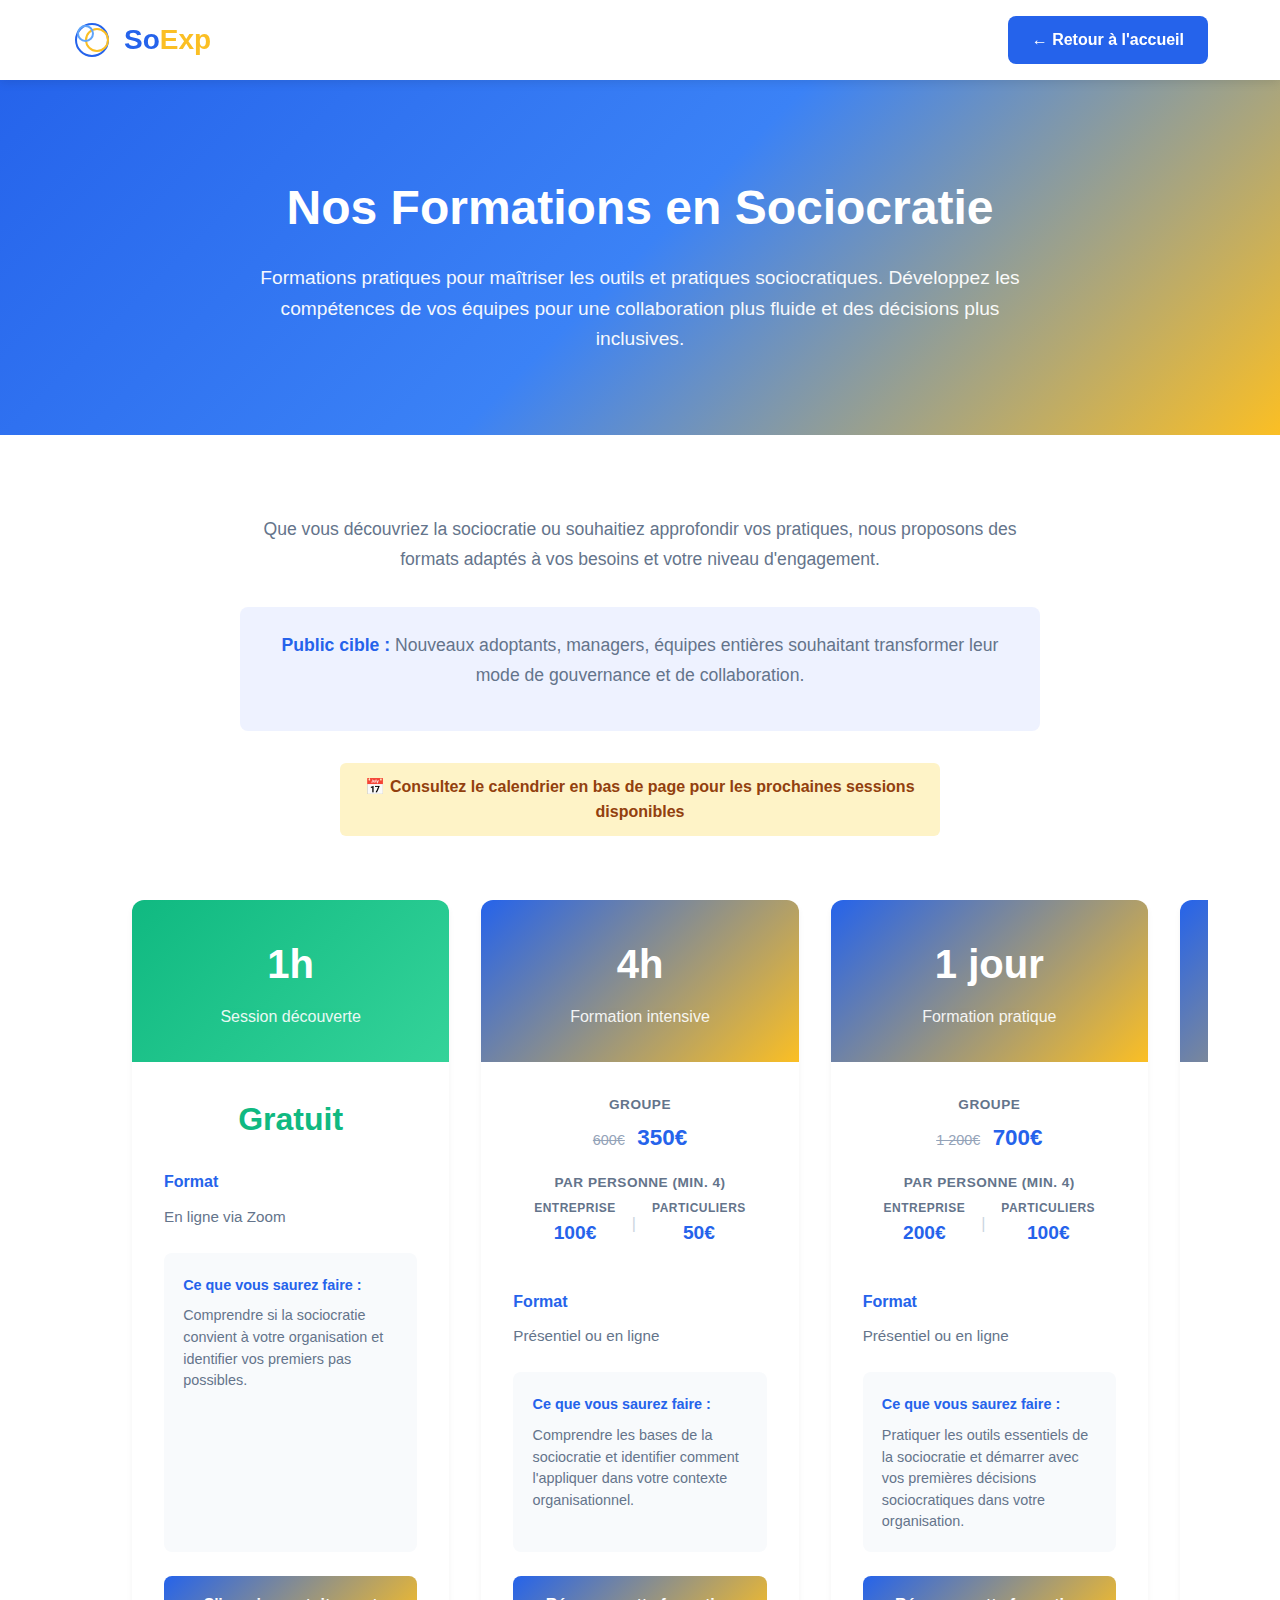
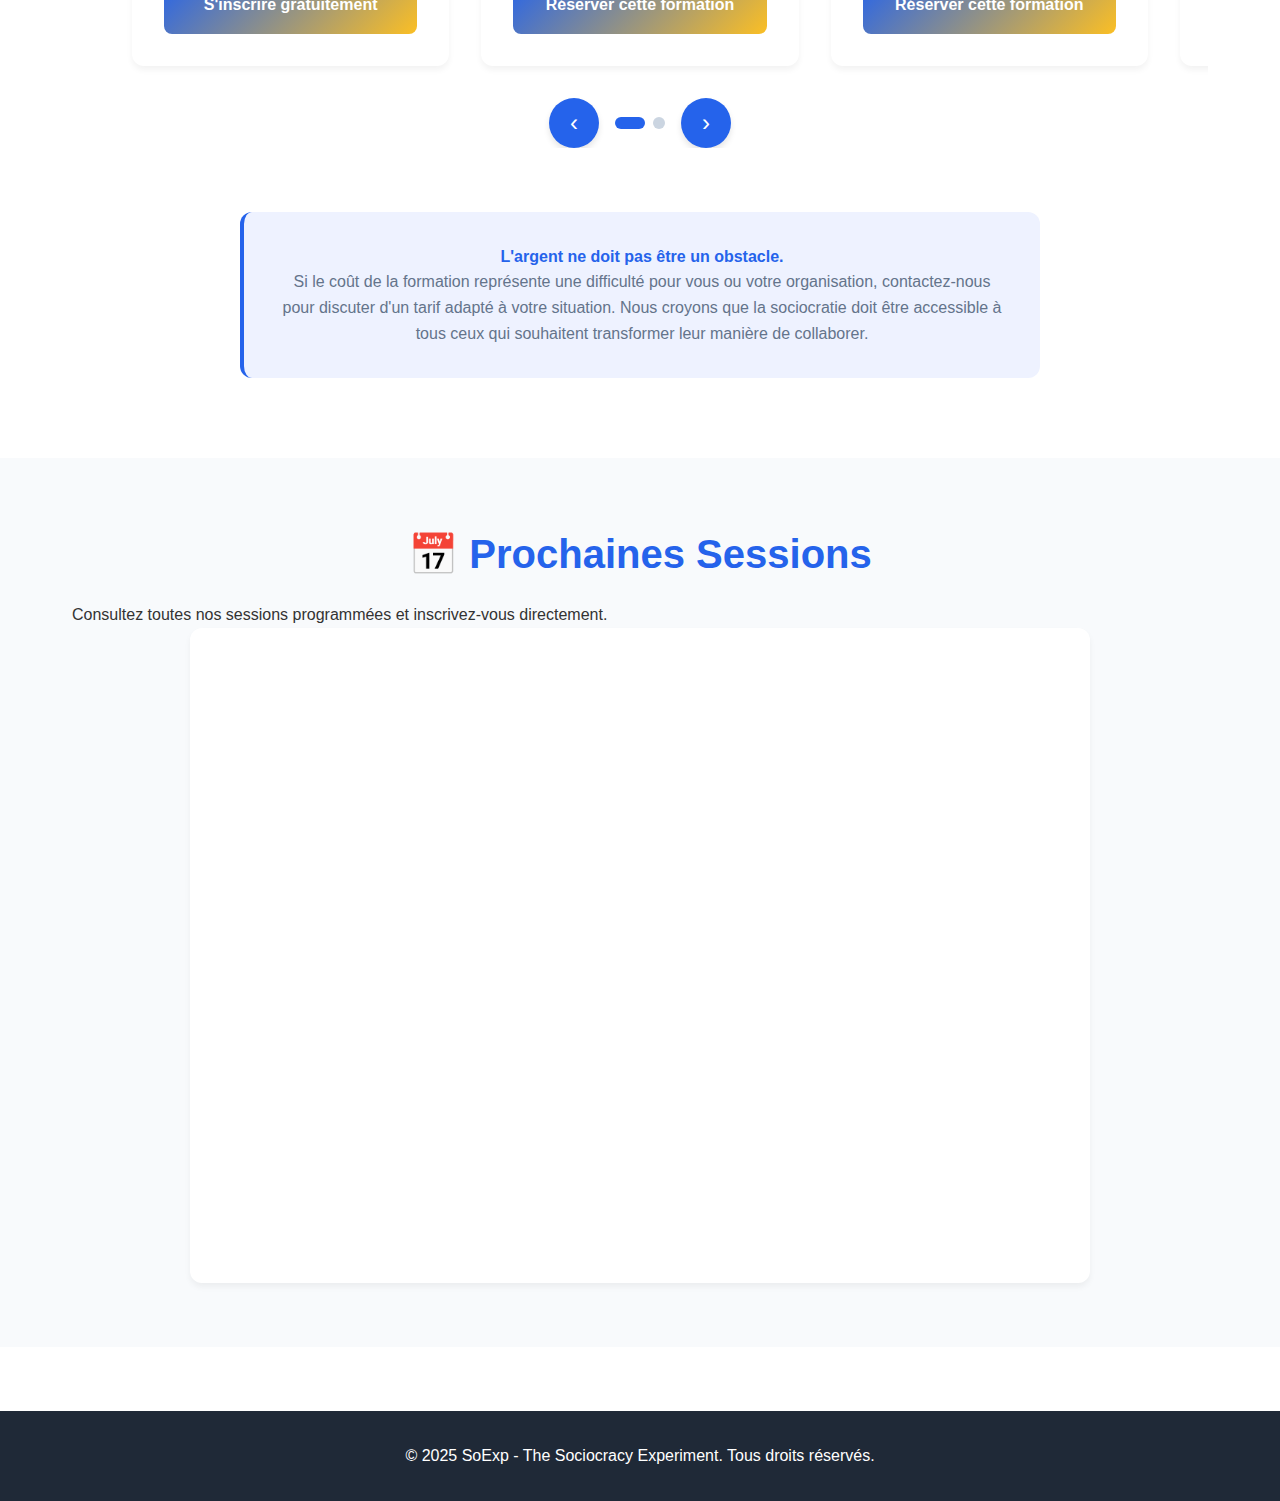
<file: training.html>
<!DOCTYPE html>
<html lang="fr">

<head>
    <meta charset="UTF-8">
    <meta name="viewport" content="width=device-width, initial-scale=1.0">
    <title>Formations - SoExp</title>
    <style>
        * {
            margin: 0;
            padding: 0;
            box-sizing: border-box;
        }

        body {
            font-family: Arial, sans-serif;
            line-height: 1.6;
            color: #333;
        }

        /* Header */
        header {
            background: white;
            box-shadow: 0 2px 10px rgba(0, 0, 0, 0.1);
            position: fixed;
            width: 100%;
            top: 0;
            z-index: 1000;
        }

        nav {
            max-width: 1200px;
            margin: 0 auto;
            display: flex;
            justify-content: space-between;
            align-items: center;
            padding: 1rem 2rem;
        }

        .nav-logo {
            display: flex;
            align-items: center;
            gap: 12px;
            font-size: 28px;
            font-weight: bold;
            text-decoration: none;
        }

        .nav-logo-icon {
            width: 40px;
            height: 40px;
            display: flex;
            align-items: center;
            justify-content: center;
            position: relative;
        }

        .nav-circle-container {
            position: relative;
            width: 40px;
            height: 40px;
        }

        .nav-circle {
            position: absolute;
            border-radius: 50%;
            border: 2px solid;
        }

        .nav-circle.large {
            width: 34px;
            height: 34px;
            border-color: #2563EB;
            top: 3px;
            left: 3px;
        }

        .nav-circle.medium {
            width: 24px;
            height: 24px;
            border-color: #FBBF24;
            top: 8px;
            left: 13px;
        }

        .nav-circle.small {
            width: 17px;
            height: 17px;
            border-color: #60A5FA;
            top: 5px;
            left: 5px;
        }

        .nav-logo-text .so {
            color: #2563EB;
        }

        .nav-logo-text .exp {
            color: #FBBF24;
        }

        .back-button {
            background: #2563EB;
            color: white;
            padding: 0.7rem 1.5rem;
            border-radius: 8px;
            text-decoration: none;
            font-weight: 600;
            transition: background 0.3s, transform 0.2s;
        }

        .back-button:hover {
            background: #1d4ed8;
            transform: translateY(-2px);
        }

        /* Hero Section */
        .hero {
            background: linear-gradient(135deg, #2563EB 0%, #3B82F6 50%, #FBBF24 100%);
            color: white;
            padding: 100px 2rem 80px;
            text-align: center;
            margin-top: 70px;
        }

        .hero h1 {
            font-size: 3rem;
            margin-bottom: 1rem;
            font-weight: 700;
        }

        .hero p {
            font-size: 1.2rem;
            opacity: 0.95;
            max-width: 800px;
            margin: 0 auto;
        }

        /* Main Content */
        .container {
            max-width: 1200px;
            margin: 0 auto;
            padding: 0 2rem;
        }

        .formations-section {
            padding: 5rem 0;
        }

        .section-intro {
            text-align: center;
            max-width: 800px;
            margin: 0 auto 4rem;
        }

        .section-intro p {
            font-size: 1.1rem;
            color: #64748B;
            line-height: 1.7;
            margin-bottom: 1rem;
        }

        .target-audience {
            background: #EEF2FF;
            padding: 1.5rem;
            border-radius: 8px;
            margin-top: 2rem;
        }

        .target-audience strong {
            color: #2563EB;
        }

        .carousel-container {
            position: relative;
            width: 100%;
            margin: 0 auto 4rem;
            overflow: hidden;
        }

        .carousel-wrapper {
            max-width: 1200px;
            margin: 0 auto;
            padding: 0 60px;
            position: relative;
        }

        .formations-grid {
            display: flex;
            gap: 2rem;
            transition: transform 0.5s ease;
            margin-bottom: 2rem;
        }

        .formation-card {
            flex: 0 0 calc((100% - 4rem) / 3);
            max-width: calc((100% - 4rem) / 3);
        }

        .carousel-controls {
            display: flex;
            justify-content: center;
            align-items: center;
            gap: 1rem;
            margin-top: 2rem;
        }

        .carousel-btn {
            background: #2563EB;
            color: white;
            border: none;
            width: 50px;
            height: 50px;
            border-radius: 50%;
            cursor: pointer;
            font-size: 1.5rem;
            display: flex;
            align-items: center;
            justify-content: center;
            transition: all 0.3s;
            box-shadow: 0 4px 6px rgba(0, 0, 0, 0.1);
        }

        .carousel-btn:hover {
            background: #1d4ed8;
            transform: scale(1.1);
        }

        .carousel-btn:disabled {
            background: #CBD5E1;
            cursor: not-allowed;
            transform: scale(1);
        }

        .carousel-dots {
            display: flex;
            gap: 0.5rem;
        }

        .carousel-dot {
            width: 12px;
            height: 12px;
            border-radius: 50%;
            background: #CBD5E1;
            border: none;
            cursor: pointer;
            transition: all 0.3s;
        }

        .carousel-dot.active {
            background: #2563EB;
            width: 30px;
            border-radius: 6px;
        }

        .formation-card {
            background: white;
            border-radius: 12px;
            box-shadow: 0 4px 6px rgba(0, 0, 0, 0.05);
            overflow: hidden;
            transition: transform 0.3s, box-shadow 0.3s;
            display: flex;
            flex-direction: column;
        }

        .formation-card:hover {
            transform: translateY(-5px);
            box-shadow: 0 10px 25px rgba(0, 0, 0, 0.1);
        }

        .formation-header {
            background: linear-gradient(135deg, #2563EB 0%, #FBBF24 100%);
            color: white;
            padding: 2rem;
            text-align: center;
        }

        .formation-header.free {
            background: linear-gradient(135deg, #10B981 0%, #34D399 100%);
        }

        .formation-duration {
            font-size: 2.5rem;
            font-weight: 700;
            margin-bottom: 0.5rem;
        }

        .formation-type {
            font-size: 1rem;
            opacity: 0.9;
        }

        .formation-body {
            padding: 2rem;
            flex-grow: 1;
            display: flex;
            flex-direction: column;
        }

        .formation-price {
            text-align: center;
            margin-bottom: 1.5rem;
        }

        .price-group {
            margin-bottom: 1rem;
        }

        .price-label {
            font-size: 0.85rem;
            color: #64748B;
            font-weight: 600;
            text-transform: uppercase;
            letter-spacing: 0.5px;
            margin-bottom: 0.3rem;
        }

        .price-row {
            display: flex;
            justify-content: center;
            align-items: center;
            gap: 1rem;
            flex-wrap: wrap;
        }

        .price-category {
            display: flex;
            flex-direction: column;
            align-items: center;
        }

        .price-category-label {
            font-size: 0.75rem;
            color: #64748B;
            text-transform: uppercase;
            font-weight: 600;
            letter-spacing: 0.5px;
        }

        .price-value {
            font-size: 1.2rem;
            font-weight: 700;
            color: #2563EB;
        }

        .price-separator {
            color: #CBD5E1;
            font-weight: 300;
        }

        .original-price {
            text-decoration: line-through;
            color: #94A3B8;
            font-size: 0.9rem;
            margin-right: 0.5rem;
        }

        .discounted-price {
            color: #2563EB;
            font-size: 1.4rem;
            font-weight: 700;
        }

        .free-price {
            color: #10B981;
            font-size: 2rem;
            font-weight: 700;
        }

        .formation-date {
            background: #FEF3C7;
            color: #92400E;
            padding: 0.7rem;
            border-radius: 6px;
            text-align: center;
            margin-bottom: 1.5rem;
            font-weight: 600;
        }

        .formation-details {
            margin-bottom: 1.5rem;
        }

        .formation-details h4 {
            color: #2563EB;
            margin-bottom: 0.7rem;
            font-size: 1rem;
        }

        .formation-details p {
            color: #64748B;
            font-size: 0.95rem;
            line-height: 1.5;
        }

        .formation-outcome {
            background: #F8FAFC;
            padding: 1.2rem;
            border-radius: 8px;
            margin-bottom: 1.5rem;
            flex-grow: 1;
        }

        .formation-outcome strong {
            color: #2563EB;
            font-size: 0.9rem;
        }

        .formation-outcome p {
            color: #64748B;
            font-size: 0.9rem;
            line-height: 1.5;
            margin-top: 0.5rem;
        }

        .formation-button {
            background: linear-gradient(135deg, #2563EB 0%, #FBBF24 100%);
            color: white;
            padding: 1rem;
            border-radius: 8px;
            text-decoration: none;
            font-weight: 600;
            text-align: center;
            transition: transform 0.2s, box-shadow 0.3s;
            display: block;
        }

        .formation-button:hover {
            transform: translateY(-3px);
            box-shadow: 0 10px 25px rgba(37, 99, 235, 0.3);
        }

        /* NUOVO: Sezione Calendario */
        .calendar-section {
            padding: 4rem 0;
            background: #F8FAFC;
        }

        .calendar-section h2 {
            text-align: center;
            color: #2563EB;
            font-size: 2.5rem;
            margin-bottom: 1rem;
        }

        .calendar-section>p {
            text-align: center;
            color: #64748B;
            font-size: 1.1rem;
            margin-bottom: 2rem;
            max-width: 700px;
            margin-left: auto;
            margin-right: auto;
        }

        .calendar-container {
            background: white;
            border-radius: 12px;
            padding: 1.5rem;
            box-shadow: 0 4px 6px rgba(0, 0, 0, 0.05);
            max-width: 900px;
            margin: 0 auto;
        }

        .calendar-container iframe {
            width: 100%;
            border-radius: 8px;
        }

        .financial-note {
            background: #EEF2FF;
            padding: 2rem;
            border-radius: 12px;
            text-align: center;
            max-width: 800px;
            margin: 0 auto;
            border-left: 4px solid #2563EB;
        }

        .financial-note p {
            color: #64748B;
            font-size: 1rem;
            line-height: 1.6;
        }

        .financial-note strong {
            color: #2563EB;
        }

        /* Footer */
        footer {
            background: #1F2937;
            color: white;
            text-align: center;
            padding: 2rem 0;
            margin-top: 4rem;
        }

        /* Responsive */
        @media (max-width: 1024px) {
            .formation-card {
                flex: 0 0 calc((100% - 2rem) / 2);
                max-width: calc((100% - 2rem) / 2);
            }
        }

        @media (max-width: 768px) {
            .hero h1 {
                font-size: 2rem;
            }

            .formation-card {
                flex: 0 0 100%;
                max-width: 100%;
            }

            .carousel-wrapper {
                padding: 0 50px;
            }

            .carousel-btn {
                width: 40px;
                height: 40px;
                font-size: 1.2rem;
            }

            .calendar-section h2 {
                font-size: 2rem;
            }
        }
    </style>
</head>

<body>
    <!-- Header -->
    <header>
        <nav>
            <a href="index.html" class="nav-logo">
                <div class="nav-logo-icon">
                    <div class="nav-circle-container">
                        <div class="nav-circle large"></div>
                        <div class="nav-circle medium"></div>
                        <div class="nav-circle small"></div>
                    </div>
                </div>
                <span class="nav-logo-text"><span class="so">So</span><span class="exp">Exp</span></span>
            </a>
            <a href="index.html" class="back-button">← Retour à l'accueil</a>
        </nav>
    </header>

    <!-- Hero Section -->
    <section class="hero">
        <div class="hero-content">
            <h1>Nos Formations en Sociocratie</h1>
            <p>Formations pratiques pour maîtriser les outils et pratiques sociocratiques. Développez les compétences
                de vos équipes pour une collaboration plus fluide et des décisions plus inclusives.</p>
        </div>
    </section>

    <!-- Formations Section -->
    <section class="formations-section">
        <div class="container">
            <div class="section-intro">
                <p>Que vous découvriez la sociocratie ou souhaitiez approfondir vos pratiques, nous proposons des
                    formats adaptés à vos besoins et votre niveau d'engagement.</p>
                <div class="target-audience">
                    <p><strong>Public cible :</strong> Nouveaux adoptants, managers, équipes entières souhaitant
                        transformer leur mode de gouvernance et de collaboration.</p>
                </div>
                <div class="formation-date" style="max-width: 600px; margin: 2rem auto 0;">
                    📅 Consultez le calendrier en bas de page pour les prochaines sessions disponibles
                </div>
            </div>

            <div class="carousel-container">
                <div class="carousel-wrapper">
                    <div class="formations-grid" id="carousel">
                        <!-- Formation 1h -->
                        <div class="formation-card">
                            <div class="formation-header free">
                                <div class="formation-duration">1h</div>
                                <div class="formation-type">Session découverte</div>
                            </div>
                            <div class="formation-body">
                                <div class="formation-price">
                                    <span class="free-price">Gratuit</span>
                                </div>
                                <div class="formation-details">
                                    <h4>Format</h4>
                                    <p>En ligne via Zoom</p>
                                </div>
                                <div class="formation-outcome">
                                    <strong>Ce que vous saurez faire :</strong>
                                    <p>Comprendre si la sociocratie convient à votre organisation et identifier vos
                                        premiers pas
                                        possibles.</p>
                                </div>
                                <a href="mailto:luciofaso@gmail.com?subject=Réservation Formation Sociocratie - 1h Gratuit&body=Bonjour Luciano,%0A%0AJe suis intéressé(e) par la session découverte gratuite de 1h sur la sociocratie.%0A%0ANom et Prénom : %0AOrganisation : %0ATéléphone : %0ADate : %0A%0ACordialement"
                                    class="formation-button">S'inscrire gratuitement</a>
                            </div>
                        </div>

                        <!-- Formation 4h -->
                        <div class="formation-card">
                            <div class="formation-header">
                                <div class="formation-duration">4h</div>
                                <div class="formation-type">Formation intensive</div>
                            </div>
                            <div class="formation-body">
                                <div class="formation-price">
                                    <div class="price-group">
                                        <div class="price-label">Groupe</div>
                                        <span class="original-price">600€</span>
                                        <span class="discounted-price">350€</span>
                                    </div>
                                    <div class="price-group">
                                        <div class="price-label">Par personne (min. 4)</div>
                                        <div class="price-row">
                                            <div class="price-category">
                                                <span class="price-category-label">Entreprise</span>
                                                <span class="price-value">100€</span>
                                            </div>
                                            <span class="price-separator">|</span>
                                            <div class="price-category">
                                                <span class="price-category-label">Particuliers</span>
                                                <span class="price-value">50€</span>
                                            </div>
                                        </div>
                                    </div>
                                </div>
                                <div class="formation-details">
                                    <h4>Format</h4>
                                    <p>Présentiel ou en ligne</p>
                                </div>
                                <div class="formation-outcome">
                                    <strong>Ce que vous saurez faire :</strong>
                                    <p>Comprendre les bases de la sociocratie et identifier comment l'appliquer dans
                                        votre
                                        contexte organisationnel.</p>
                                </div>
                                <a href="mailto:luciofaso@gmail.com?subject=Réservation Formation Sociocratie - 4h&body=Bonjour Luciano,%0A%0AJe suis intéressé(e) par la formation intensive de 4h sur la sociocratie.%0A%0ANom et Prénom : %0AOrganisation : %0ATéléphone : %0ADate : %0AType : [ ] Groupe [ ] Par personne%0A%0ACordialement"
                                    class="formation-button">Réserver cette formation</a>
                            </div>
                        </div>

                        <!-- Formation 1 jour -->
                        <div class="formation-card">
                            <div class="formation-header">
                                <div class="formation-duration">1 jour</div>
                                <div class="formation-type">Formation pratique</div>
                            </div>
                            <div class="formation-body">
                                <div class="formation-price">
                                    <div class="price-group">
                                        <div class="price-label">Groupe</div>
                                        <span class="original-price">1 200€</span>
                                        <span class="discounted-price">700€</span>
                                    </div>
                                    <div class="price-group">
                                        <div class="price-label">Par personne (min. 4)</div>
                                        <div class="price-row">
                                            <div class="price-category">
                                                <span class="price-category-label">Entreprise</span>
                                                <span class="price-value">200€</span>
                                            </div>
                                            <span class="price-separator">|</span>
                                            <div class="price-category">
                                                <span class="price-category-label">Particuliers</span>
                                                <span class="price-value">100€</span>
                                            </div>
                                        </div>
                                    </div>
                                </div>
                                <div class="formation-details">
                                    <h4>Format</h4>
                                    <p>Présentiel ou en ligne</p>
                                </div>
                                <div class="formation-outcome">
                                    <strong>Ce que vous saurez faire :</strong>
                                    <p>Pratiquer les outils essentiels de la sociocratie et démarrer avec vos premières
                                        décisions sociocratiques dans votre organisation.</p>
                                </div>
                                <a href="mailto:luciofaso@gmail.com?subject=Réservation Formation Sociocratie - 1 jour&body=Bonjour Luciano,%0A%0AJe suis intéressé(e) par la formation pratique de 1 jour sur la sociocratie.%0A%0ANom et Prénom : %0AOrganisation : %0ATéléphone : %0ADate : %0AType : [ ] Groupe [ ] Par personne%0A%0ACordialement"
                                    class="formation-button">Réserver cette formation</a>
                            </div>
                        </div>

                        <!-- Formation 2 jours -->
                        <div class="formation-card">
                            <div class="formation-header">
                                <div class="formation-duration">2 jours</div>
                                <div class="formation-type">Formation complète</div>
                            </div>
                            <div class="formation-body">
                                <div class="formation-price">
                                    <div class="price-group">
                                        <div class="price-label">Groupe</div>
                                        <span class="original-price">2 000€</span>
                                        <span class="discounted-price">1 200€</span>
                                    </div>
                                    <div class="price-group">
                                        <div class="price-label">Par personne (min. 4)</div>
                                        <div class="price-row">
                                            <div class="price-category">
                                                <span class="price-category-label">Entreprise</span>
                                                <span class="price-value">350€</span>
                                            </div>
                                            <span class="price-separator">|</span>
                                            <div class="price-category">
                                                <span class="price-category-label">Particuliers</span>
                                                <span class="price-value">175€</span>
                                            </div>
                                        </div>
                                    </div>
                                </div>
                                <div class="formation-details">
                                    <h4>Format</h4>
                                    <p>Présentiel ou en ligne</p>
                                </div>
                                <div class="formation-outcome">
                                    <strong>Ce que vous saurez faire :</strong>
                                    <p>Maîtriser l'ensemble des pratiques sociocratiques et implémenter la sociocratie
                                        de
                                        manière autonome dans votre organisation.</p>
                                </div>
                                <a href="mailto:luciofaso@gmail.com?subject=Réservation Formation Sociocratie - 2 jours&body=Bonjour Luciano,%0A%0AJe suis intéressé(e) par la formation complète de 2 jours sur la sociocratie.%0A%0ANom et Prénom : %0AOrganisation : %0ATéléphone : %0ADate : %0AType : [ ] Groupe [ ] Par personne%0A%0ACordialement"
                                    class="formation-button">Réserver cette formation</a>
                            </div>
                        </div>
                    </div>

                    <div class="carousel-controls">
                        <button class="carousel-btn" id="prevBtn" onclick="moveCarousel(-1)">‹</button>
                        <div class="carousel-dots" id="dots"></div>
                        <button class="carousel-btn" id="nextBtn" onclick="moveCarousel(1)">›</button>
                    </div>
                </div>
            </div>
            <div class="financial-note">
                <p><strong>L'argent ne doit pas être un obstacle.</strong><br>
                    Si le coût de la formation représente une difficulté pour vous ou votre organisation, contactez-nous
                    pour discuter d'un tarif adapté à votre situation. Nous croyons que la sociocratie doit être
                    accessible à tous ceux qui souhaitent transformer leur manière de collaborer.</p>
            </div>
        </div>
    </section>

    <script>
        let currentIndex = 0;
        const carousel = document.getElementById('carousel');
        const cards = document.querySelectorAll('.formation-card');
        const totalCards = cards.length;
        const dotsContainer = document.getElementById('dots');
        let autoScrollInterval;

        // Determine cards per view based on screen size
        function getCardsPerView() {
            if (window.innerWidth <= 768) return 1;
            if (window.innerWidth <= 1024) return 2;
            return 3;
        }

        // Calculate total pages
        function getTotalPages() {
            return Math.ceil(totalCards / getCardsPerView());
        }

        // Create dots
        function createDots() {
            dotsContainer.innerHTML = '';
            const totalPages = getTotalPages();
            for (let i = 0; i < totalPages; i++) {
                const dot = document.createElement('button');
                dot.classList.add('carousel-dot');
                if (i === 0) dot.classList.add('active');
                dot.onclick = () => {
                    goToSlide(i);
                    resetAutoScroll();
                };
                dotsContainer.appendChild(dot);
            }
        }

        // Move carousel
        function moveCarousel(direction) {
            const totalPages = getTotalPages();
            currentIndex += direction;

            // Loop carousel
            if (currentIndex < 0) currentIndex = totalPages - 1;
            if (currentIndex >= totalPages) currentIndex = 0;

            updateCarousel();
        }

        // Go to specific slide
        function goToSlide(index) {
            currentIndex = index;
            updateCarousel();
        }

        // Update carousel position and buttons
        function updateCarousel() {
            const cardsPerView = getCardsPerView();
            const cardWidth = cards[0].offsetWidth;
            const gap = 32; // 2rem = 32px
            const offset = currentIndex * (cardWidth + gap) * cardsPerView;

            carousel.style.transform = `translateX(-${offset}px)`;

            // Update dots
            const dots = document.querySelectorAll('.carousel-dot');
            dots.forEach((dot, index) => {
                dot.classList.toggle('active', index === currentIndex);
            });

            // Update buttons
            const totalPages = getTotalPages();
            document.getElementById('prevBtn').disabled = false;
            document.getElementById('nextBtn').disabled = false;
        }

        // Auto scroll
        function startAutoScroll() {
            autoScrollInterval = setInterval(() => {
                moveCarousel(1);
            }, 5000); // Change slide every 5 seconds
        }

        function resetAutoScroll() {
            clearInterval(autoScrollInterval);
            startAutoScroll();
        }

        // Pause on hover
        carousel.addEventListener('mouseenter', () => {
            clearInterval(autoScrollInterval);
        });

        carousel.addEventListener('mouseleave', () => {
            startAutoScroll();
        });

        // Initialize
        createDots();
        updateCarousel();
        startAutoScroll();

        // Handle resize
        let resizeTimer;
        window.addEventListener('resize', () => {
            clearTimeout(resizeTimer);
            resizeTimer = setTimeout(() => {
                currentIndex = 0;
                createDots();
                updateCarousel();
                resetAutoScroll();
            }, 250);
        });

        // Update buttons click to reset auto scroll
        document.getElementById('prevBtn').onclick = () => {
            moveCarousel(-1);
            resetAutoScroll();
        };

        document.getElementById('nextBtn').onclick = () => {
            moveCarousel(1);
            resetAutoScroll();
        };
    </script>

    <!-- NUOVO: Sezione Calendario -->
    <section class="calendar-section">
        <div class="container">
            <h2>📅 Prochaines Sessions</h2>
            <p>Consultez toutes nos sessions programmées et inscrivez-vous directement.</p>
            <div class="calendar-container">
                <!-- SOSTITUISCI YOUR_CALENDAR_ID_HERE CON L'ID DEL TUO CALENDARIO -->
                <iframe
                    src="https://calendar.google.com/calendar/embed?height=600&wkst=2&ctz=Europe%2FParis&showTitle=0&showNav=0&showDate=0&showPrint=0&showTabs=0&showCalendars=0&showTz=0&mode=AGENDA&src=ebef58b742012f0561103bee7b53df0006ddb594aa7e9cd43f2012a0175c80df@group.calendar.google.com"
                    style="border: 0" width="100%" height="600" frameborder="0" scrolling="no"></iframe>
            </div>
        </div>
    </section>

    <!-- Footer -->
    <footer>
        <div class="container">
            <p>&copy; 2025 SoExp - The Sociocracy Experiment. Tous droits réservés.</p>
        </div>
    </footer>
</body>

</html>
</file>
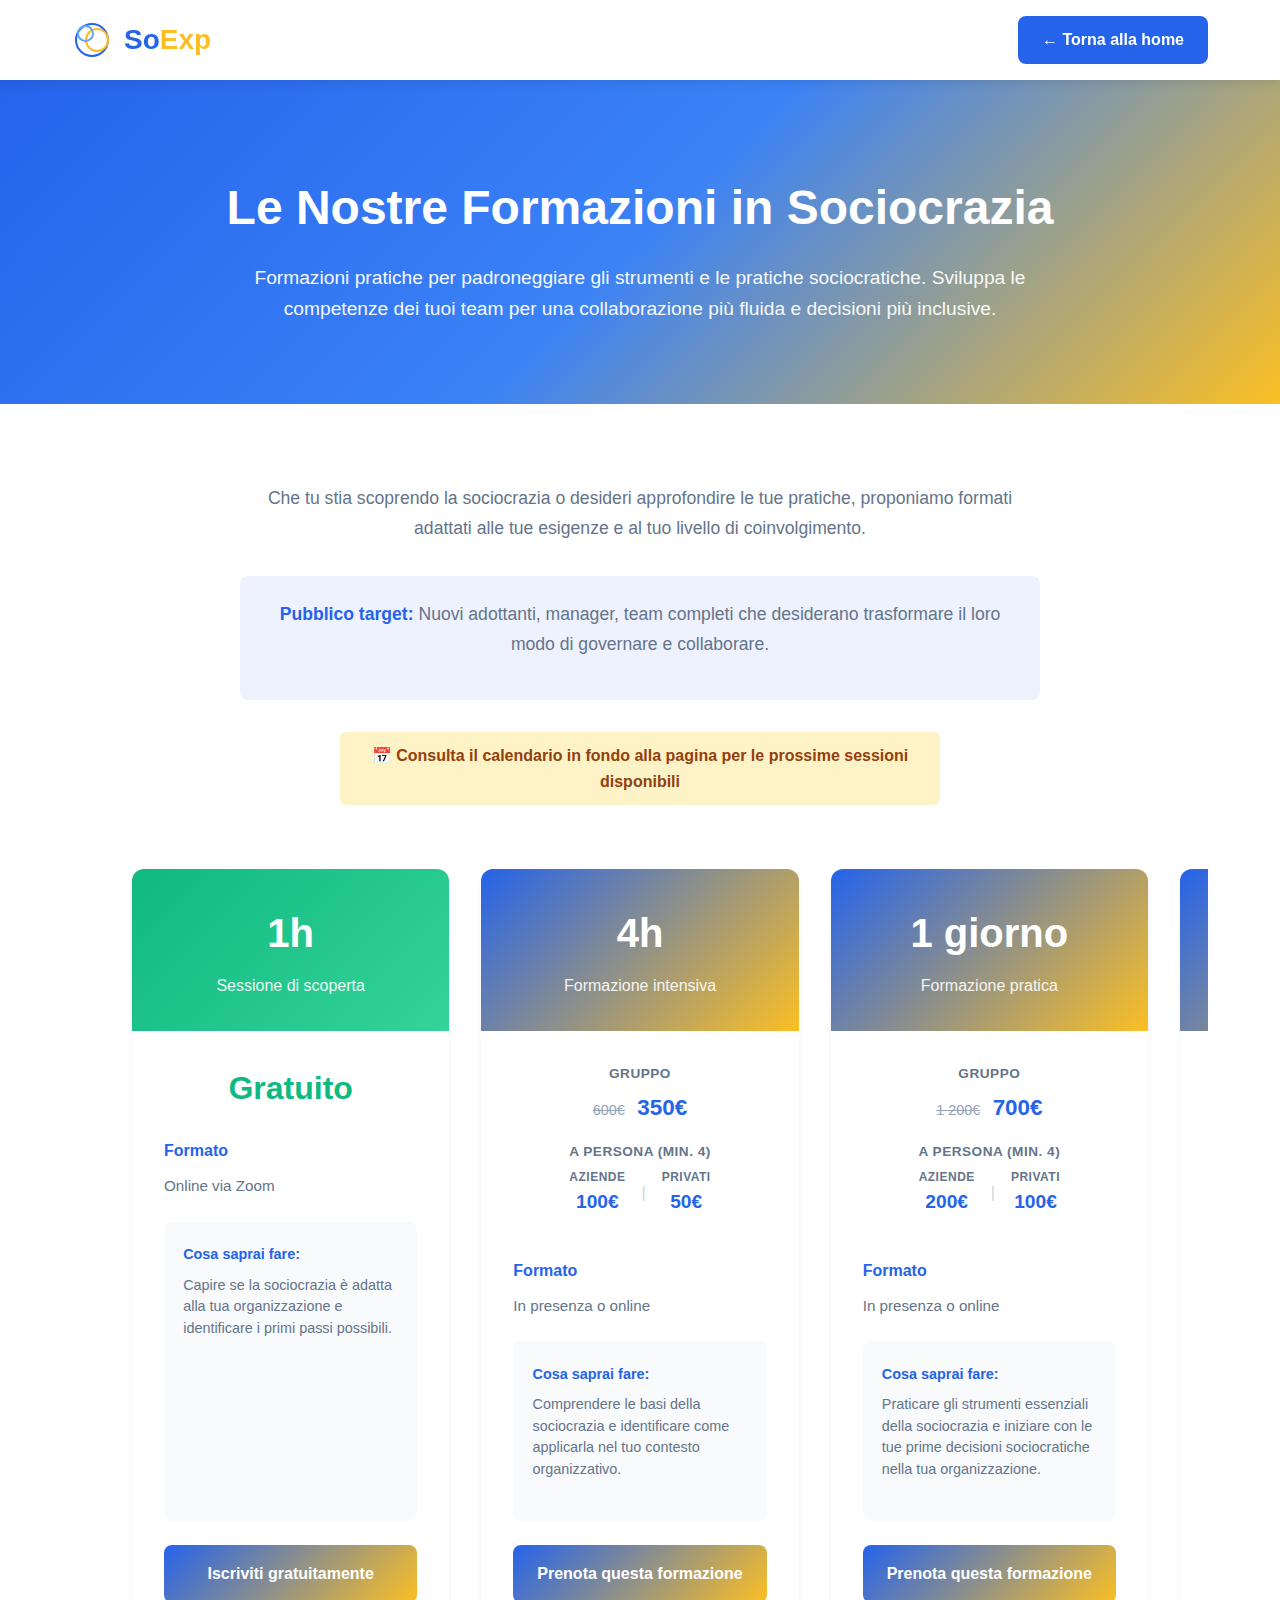
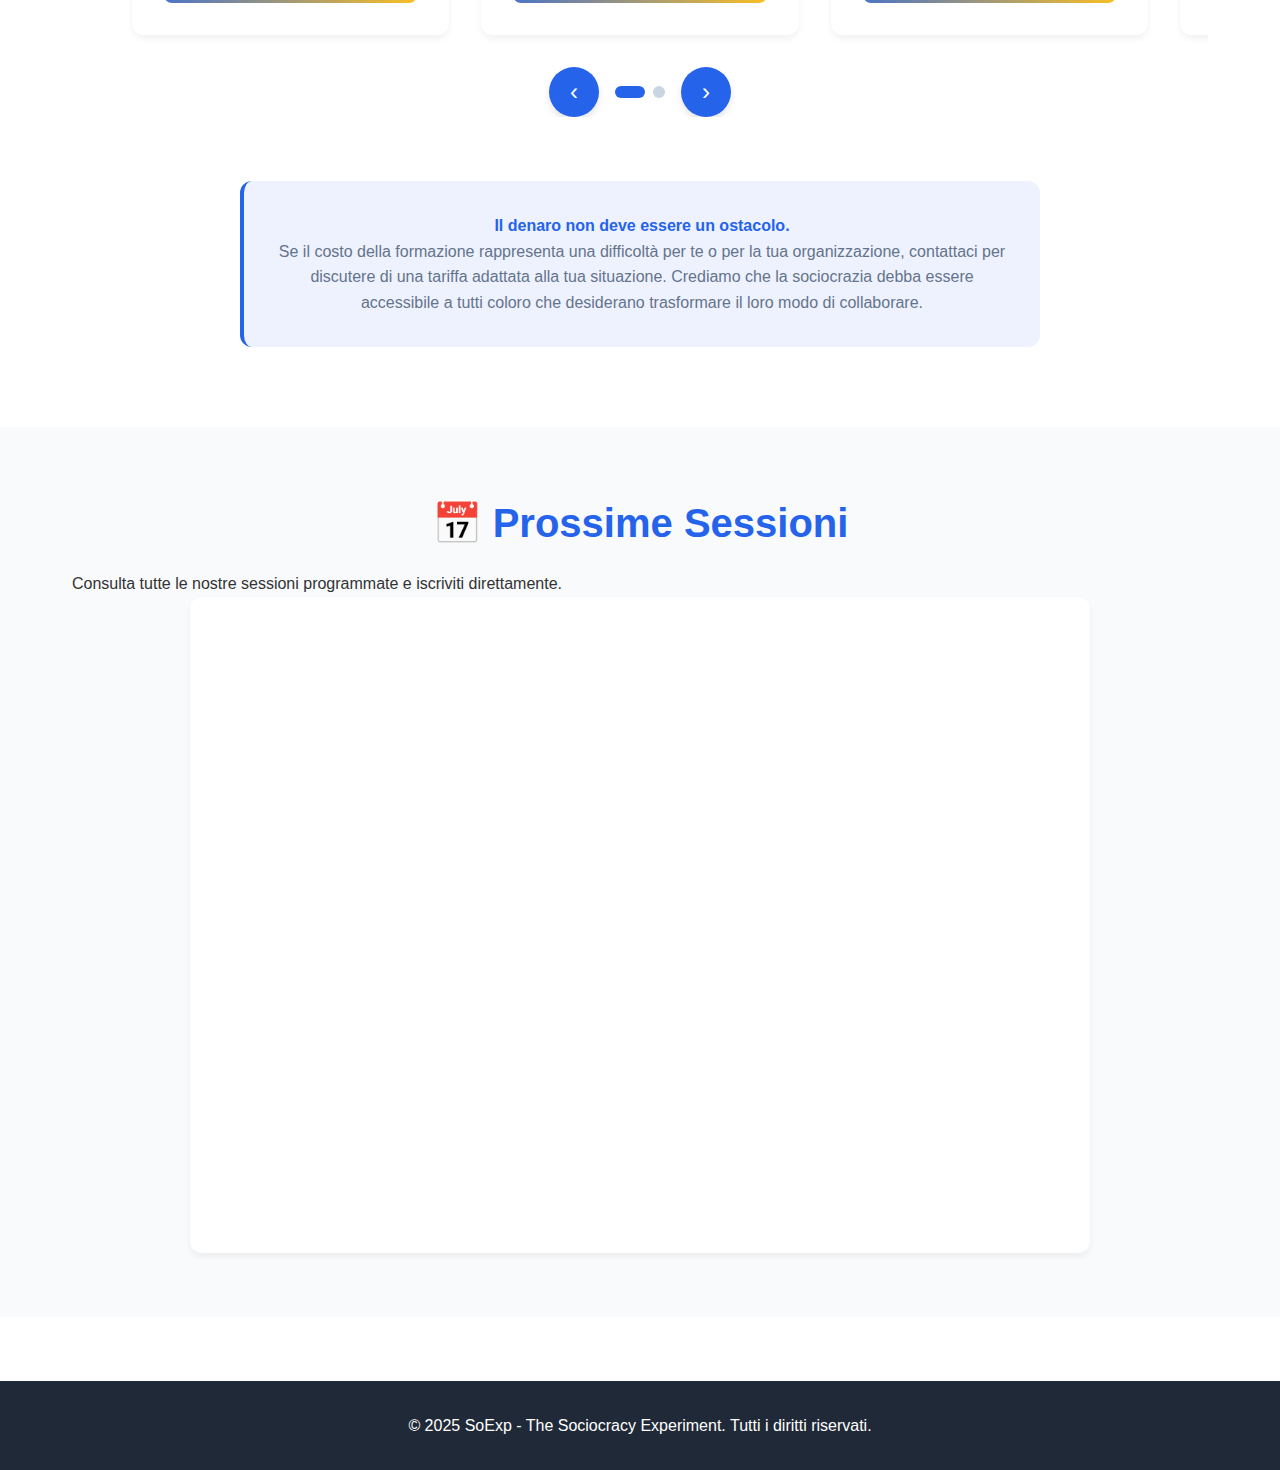
<file: it/training.html>
<!DOCTYPE html>
<html lang="it">

<head>
    <meta charset="UTF-8">
    <meta name="viewport" content="width=device-width, initial-scale=1.0">
    <title>Formazioni - SoExp</title>
    <style>
        * {
            margin: 0;
            padding: 0;
            box-sizing: border-box;
        }

        body {
            font-family: Arial, sans-serif;
            line-height: 1.6;
            color: #333;
        }

        /* Header */
        header {
            background: white;
            box-shadow: 0 2px 10px rgba(0, 0, 0, 0.1);
            position: fixed;
            width: 100%;
            top: 0;
            z-index: 1000;
        }

        nav {
            max-width: 1200px;
            margin: 0 auto;
            display: flex;
            justify-content: space-between;
            align-items: center;
            padding: 1rem 2rem;
        }

        .nav-logo {
            display: flex;
            align-items: center;
            gap: 12px;
            font-size: 28px;
            font-weight: bold;
            text-decoration: none;
        }

        .nav-logo-icon {
            width: 40px;
            height: 40px;
            display: flex;
            align-items: center;
            justify-content: center;
            position: relative;
        }

        .nav-circle-container {
            position: relative;
            width: 40px;
            height: 40px;
        }

        .nav-circle {
            position: absolute;
            border-radius: 50%;
            border: 2px solid;
        }

        .nav-circle.large {
            width: 34px;
            height: 34px;
            border-color: #2563EB;
            top: 3px;
            left: 3px;
        }

        .nav-circle.medium {
            width: 24px;
            height: 24px;
            border-color: #FBBF24;
            top: 8px;
            left: 13px;
        }

        .nav-circle.small {
            width: 17px;
            height: 17px;
            border-color: #60A5FA;
            top: 5px;
            left: 5px;
        }

        .nav-logo-text .so {
            color: #2563EB;
        }

        .nav-logo-text .exp {
            color: #FBBF24;
        }

        .back-button {
            background: #2563EB;
            color: white;
            padding: 0.7rem 1.5rem;
            border-radius: 8px;
            text-decoration: none;
            font-weight: 600;
            transition: background 0.3s, transform 0.2s;
        }

        .back-button:hover {
            background: #1d4ed8;
            transform: translateY(-2px);
        }

        /* Hero Section */
        .hero {
            background: linear-gradient(135deg, #2563EB 0%, #3B82F6 50%, #FBBF24 100%);
            color: white;
            padding: 100px 2rem 80px;
            text-align: center;
            margin-top: 70px;
        }

        .hero h1 {
            font-size: 3rem;
            margin-bottom: 1rem;
            font-weight: 700;
        }

        .hero p {
            font-size: 1.2rem;
            opacity: 0.95;
            max-width: 800px;
            margin: 0 auto;
        }

        /* Main Content */
        .container {
            max-width: 1200px;
            margin: 0 auto;
            padding: 0 2rem;
        }

        .formations-section {
            padding: 5rem 0;
        }

        .section-intro {
            text-align: center;
            max-width: 800px;
            margin: 0 auto 4rem;
        }

        .section-intro p {
            font-size: 1.1rem;
            color: #64748B;
            line-height: 1.7;
            margin-bottom: 1rem;
        }

        .target-audience {
            background: #EEF2FF;
            padding: 1.5rem;
            border-radius: 8px;
            margin-top: 2rem;
        }

        .target-audience strong {
            color: #2563EB;
        }

        .carousel-container {
            position: relative;
            width: 100%;
            margin: 0 auto 4rem;
            overflow: hidden;
        }

        .carousel-wrapper {
            max-width: 1200px;
            margin: 0 auto;
            padding: 0 60px;
            position: relative;
        }

        .formations-grid {
            display: flex;
            gap: 2rem;
            transition: transform 0.5s ease;
            margin-bottom: 2rem;
        }

        .formation-card {
            flex: 0 0 calc((100% - 4rem) / 3);
            max-width: calc((100% - 4rem) / 3);
            background: white;
            border-radius: 12px;
            box-shadow: 0 4px 6px rgba(0, 0, 0, 0.05);
            overflow: hidden;
            transition: transform 0.3s, box-shadow 0.3s;
            display: flex;
            flex-direction: column;
        }

        .formation-card:hover {
            transform: translateY(-5px);
            box-shadow: 0 10px 25px rgba(0, 0, 0, 0.1);
        }

        .formation-header {
            background: linear-gradient(135deg, #2563EB 0%, #FBBF24 100%);
            color: white;
            padding: 2rem;
            text-align: center;
        }

        .formation-header.free {
            background: linear-gradient(135deg, #10B981 0%, #34D399 100%);
        }

        .formation-duration {
            font-size: 2.5rem;
            font-weight: 700;
            margin-bottom: 0.5rem;
        }

        .formation-type {
            font-size: 1rem;
            opacity: 0.9;
        }

        .formation-body {
            padding: 2rem;
            flex-grow: 1;
            display: flex;
            flex-direction: column;
        }

        .formation-price {
            text-align: center;
            margin-bottom: 1.5rem;
        }

        .price-group {
            margin-bottom: 1rem;
        }

        .price-label {
            font-size: 0.85rem;
            color: #64748B;
            font-weight: 600;
            text-transform: uppercase;
            letter-spacing: 0.5px;
            margin-bottom: 0.3rem;
        }

        .price-row {
            display: flex;
            justify-content: center;
            align-items: center;
            gap: 1rem;
            flex-wrap: wrap;
        }

        .price-category {
            display: flex;
            flex-direction: column;
            align-items: center;
        }

        .price-category-label {
            font-size: 0.75rem;
            color: #64748B;
            text-transform: uppercase;
            font-weight: 600;
            letter-spacing: 0.5px;
        }

        .price-value {
            font-size: 1.2rem;
            font-weight: 700;
            color: #2563EB;
        }

        .price-separator {
            color: #CBD5E1;
            font-weight: 300;
        }

        .original-price {
            text-decoration: line-through;
            color: #94A3B8;
            font-size: 0.9rem;
            margin-right: 0.5rem;
        }

        .discounted-price {
            color: #2563EB;
            font-size: 1.4rem;
            font-weight: 700;
        }

        .free-price {
            color: #10B981;
            font-size: 2rem;
            font-weight: 700;
        }

        .formation-date {
            background: #FEF3C7;
            color: #92400E;
            padding: 0.7rem;
            border-radius: 6px;
            text-align: center;
            margin-bottom: 1.5rem;
            font-weight: 600;
        }

        .formation-details {
            margin-bottom: 1.5rem;
        }

        .formation-details h4 {
            color: #2563EB;
            margin-bottom: 0.7rem;
            font-size: 1rem;
        }

        .formation-details p {
            color: #64748B;
            font-size: 0.95rem;
            line-height: 1.5;
        }

        .formation-outcome {
            background: #F8FAFC;
            padding: 1.2rem;
            border-radius: 8px;
            margin-bottom: 1.5rem;
            flex-grow: 1;
        }

        .formation-outcome strong {
            color: #2563EB;
            font-size: 0.9rem;
        }

        .formation-outcome p {
            color: #64748B;
            font-size: 0.9rem;
            line-height: 1.5;
            margin-top: 0.5rem;
        }

        .formation-button {
            background: linear-gradient(135deg, #2563EB 0%, #FBBF24 100%);
            color: white;
            padding: 1rem;
            border-radius: 8px;
            text-decoration: none;
            font-weight: 600;
            text-align: center;
            transition: transform 0.2s, box-shadow 0.3s;
            display: block;
        }

        .formation-button:hover {
            transform: translateY(-3px);
            box-shadow: 0 10px 25px rgba(37, 99, 235, 0.3);
        }

        .carousel-controls {
            display: flex;
            justify-content: center;
            align-items: center;
            gap: 1rem;
            margin-top: 2rem;
        }

        .carousel-btn {
            background: #2563EB;
            color: white;
            border: none;
            width: 50px;
            height: 50px;
            border-radius: 50%;
            cursor: pointer;
            font-size: 1.5rem;
            display: flex;
            align-items: center;
            justify-content: center;
            transition: all 0.3s;
            box-shadow: 0 4px 6px rgba(0, 0, 0, 0.1);
        }

        .carousel-btn:hover {
            background: #1d4ed8;
            transform: scale(1.1);
        }

        .carousel-btn:disabled {
            background: #CBD5E1;
            cursor: not-allowed;
            transform: scale(1);
        }

        .carousel-dots {
            display: flex;
            gap: 0.5rem;
        }

        .carousel-dot {
            width: 12px;
            height: 12px;
            border-radius: 50%;
            background: #CBD5E1;
            border: none;
            cursor: pointer;
            transition: all 0.3s;
        }

        .carousel-dot.active {
            background: #2563EB;
            width: 30px;
            border-radius: 6px;
        }

        /* Calendar Section */
        .calendar-section {
            padding: 4rem 0;
            background: #F8FAFC;
        }

        .calendar-section h2 {
            text-align: center;
            color: #2563EB;
            font-size: 2.5rem;
            margin-bottom: 1rem;
        }

        .calendar-section>p {
            text-align: center;
            color: #64748B;
            font-size: 1.1rem;
            margin-bottom: 2rem;
            max-width: 700px;
            margin-left: auto;
            margin-right: auto;
        }

        .calendar-container {
            background: white;
            border-radius: 12px;
            padding: 1.5rem;
            box-shadow: 0 4px 6px rgba(0, 0, 0, 0.05);
            max-width: 900px;
            margin: 0 auto;
        }

        .calendar-container iframe {
            width: 100%;
            border-radius: 8px;
        }

        .financial-note {
            background: #EEF2FF;
            padding: 2rem;
            border-radius: 12px;
            text-align: center;
            max-width: 800px;
            margin: 0 auto;
            border-left: 4px solid #2563EB;
        }

        .financial-note p {
            color: #64748B;
            font-size: 1rem;
            line-height: 1.6;
        }

        .financial-note strong {
            color: #2563EB;
        }

        /* Footer */
        footer {
            background: #1F2937;
            color: white;
            text-align: center;
            padding: 2rem 0;
            margin-top: 4rem;
        }

        /* Responsive */
        @media (max-width: 1024px) {
            .formation-card {
                flex: 0 0 calc((100% - 2rem) / 2);
                max-width: calc((100% - 2rem) / 2);
            }
        }

        @media (max-width: 768px) {
            .hero h1 {
                font-size: 2rem;
            }

            .formation-card {
                flex: 0 0 100%;
                max-width: 100%;
            }

            .carousel-wrapper {
                padding: 0 50px;
            }

            .carousel-btn {
                width: 40px;
                height: 40px;
                font-size: 1.2rem;
            }

            .calendar-section h2 {
                font-size: 2rem;
            }
        }
    </style>
</head>

<body>
    <!-- Header -->
    <header>
        <nav>
            <a href="../it/index.html" class="nav-logo">
                <div class="nav-logo-icon">
                    <div class="nav-circle-container">
                        <div class="nav-circle large"></div>
                        <div class="nav-circle medium"></div>
                        <div class="nav-circle small"></div>
                    </div>
                </div>
                <span class="nav-logo-text"><span class="so">So</span><span class="exp">Exp</span></span>
            </a>
            <a href="../it/index.html" class="back-button">← Torna alla home</a>
        </nav>
    </header>

    <!-- Hero Section -->
    <section class="hero">
        <div class="hero-content">
            <h1>Le Nostre Formazioni in Sociocrazia</h1>
            <p>Formazioni pratiche per padroneggiare gli strumenti e le pratiche sociocratiche. Sviluppa le competenze
                dei tuoi team per una collaborazione più fluida e decisioni più inclusive.</p>
        </div>
    </section>

    <!-- Formations Section -->
    <section class="formations-section">
        <div class="container">
            <div class="section-intro">
                <p>Che tu stia scoprendo la sociocrazia o desideri approfondire le tue pratiche, proponiamo formati
                    adattati alle tue esigenze e al tuo livello di coinvolgimento.</p>
                <div class="target-audience">
                    <p><strong>Pubblico target:</strong> Nuovi adottanti, manager, team completi che desiderano
                        trasformare il loro modo di governare e collaborare.</p>
                </div>
                <div class="formation-date" style="max-width: 600px; margin: 2rem auto 0;">
                    📅 Consulta il calendario in fondo alla pagina per le prossime sessioni disponibili
                </div>
            </div>

            <div class="carousel-container">
                <div class="carousel-wrapper">
                    <div class="formations-grid" id="carousel">
                        <!-- Formation 1h -->
                        <div class="formation-card">
                            <div class="formation-header free">
                                <div class="formation-duration">1h</div>
                                <div class="formation-type">Sessione di scoperta</div>
                            </div>
                            <div class="formation-body">
                                <div class="formation-price">
                                    <span class="free-price">Gratuito</span>
                                </div>
                                <div class="formation-details">
                                    <h4>Formato</h4>
                                    <p>Online via Zoom</p>
                                </div>
                                <div class="formation-outcome">
                                    <strong>Cosa saprai fare:</strong>
                                    <p>Capire se la sociocrazia è adatta alla tua organizzazione e identificare i primi
                                        passi
                                        possibili.</p>
                                </div>
                                <a href="mailto:luciofaso@gmail.com?subject=Prenotazione Formazione Sociocrazia - 1h Gratuito&body=Buongiorno Luciano,%0A%0ASono interessato/a alla sessione di scoperta gratuita di 1h sulla sociocrazia.%0A%0ANome e Cognome: %0AOrganizzazione: %0ATelefono: %0AData: %0A%0ACordiali saluti"
                                    class="formation-button">Iscriviti gratuitamente</a>
                            </div>
                        </div>

                        <!-- Formation 4h -->
                        <div class="formation-card">
                            <div class="formation-header">
                                <div class="formation-duration">4h</div>
                                <div class="formation-type">Formazione intensiva</div>
                            </div>
                            <div class="formation-body">
                                <div class="formation-price">
                                    <div class="price-group">
                                        <div class="price-label">Gruppo</div>
                                        <span class="original-price">600€</span>
                                        <span class="discounted-price">350€</span>
                                    </div>
                                    <div class="price-group">
                                        <div class="price-label">A persona (min. 4)</div>
                                        <div class="price-row">
                                            <div class="price-category">
                                                <span class="price-category-label">Aziende</span>
                                                <span class="price-value">100€</span>
                                            </div>
                                            <span class="price-separator">|</span>
                                            <div class="price-category">
                                                <span class="price-category-label">Privati</span>
                                                <span class="price-value">50€</span>
                                            </div>
                                        </div>
                                    </div>
                                </div>
                                <div class="formation-details">
                                    <h4>Formato</h4>
                                    <p>In presenza o online</p>
                                </div>
                                <div class="formation-outcome">
                                    <strong>Cosa saprai fare:</strong>
                                    <p>Comprendere le basi della sociocrazia e identificare come applicarla nel tuo
                                        contesto
                                        organizzativo.</p>
                                </div>
                                <a href="mailto:luciofaso@gmail.com?subject=Prenotazione Formazione Sociocrazia - 4h&body=Buongiorno Luciano,%0A%0ASono interessato/a alla formazione intensiva di 4h sulla sociocrazia.%0A%0ANome e Cognome: %0AOrganizzazione: %0ATelefono: %0AData: %0ATipo: [ ] Gruppo [ ] Per persona%0A%0ACordiali saluti"
                                    class="formation-button">Prenota questa formazione</a>
                            </div>
                        </div>

                        <!-- Formation 1 giorno -->
                        <div class="formation-card">
                            <div class="formation-header">
                                <div class="formation-duration">1 giorno</div>
                                <div class="formation-type">Formazione pratica</div>
                            </div>
                            <div class="formation-body">
                                <div class="formation-price">
                                    <div class="price-group">
                                        <div class="price-label">Gruppo</div>
                                        <span class="original-price">1 200€</span>
                                        <span class="discounted-price">700€</span>
                                    </div>
                                    <div class="price-group">
                                        <div class="price-label">A persona (min. 4)</div>
                                        <div class="price-row">
                                            <div class="price-category">
                                                <span class="price-category-label">Aziende</span>
                                                <span class="price-value">200€</span>
                                            </div>
                                            <span class="price-separator">|</span>
                                            <div class="price-category">
                                                <span class="price-category-label">Privati</span>
                                                <span class="price-value">100€</span>
                                            </div>
                                        </div>
                                    </div>
                                </div>
                                <div class="formation-details">
                                    <h4>Formato</h4>
                                    <p>In presenza o online</p>
                                </div>
                                <div class="formation-outcome">
                                    <strong>Cosa saprai fare:</strong>
                                    <p>Praticare gli strumenti essenziali della sociocrazia e iniziare con le tue prime
                                        decisioni sociocratiche nella tua organizzazione.</p>
                                </div>
                                <a href="mailto:luciofaso@gmail.com?subject=Prenotazione Formazione Sociocrazia - 1 giorno&body=Buongiorno Luciano,%0A%0ASono interessato/a alla formazione pratica di 1 giorno sulla sociocrazia.%0A%0ANome e Cognome: %0AOrganizzazione: %0ATelefono: %0AData: %0ATipo: [ ] Gruppo [ ] Per persona%0A%0ACordiali saluti"
                                    class="formation-button">Prenota questa formazione</a>
                            </div>
                        </div>

                        <!-- Formation 2 giorni -->
                        <div class="formation-card">
                            <div class="formation-header">
                                <div class="formation-duration">2 giorni</div>
                                <div class="formation-type">Formazione completa</div>
                            </div>
                            <div class="formation-body">
                                <div class="formation-price">
                                    <div class="price-group">
                                        <div class="price-label">Gruppo</div>
                                        <span class="original-price">2 000€</span>
                                        <span class="discounted-price">1 200€</span>
                                    </div>
                                    <div class="price-group">
                                        <div class="price-label">A persona (min. 4)</div>
                                        <div class="price-row">
                                            <div class="price-category">
                                                <span class="price-category-label">Aziende</span>
                                                <span class="price-value">350€</span>
                                            </div>
                                            <span class="price-separator">|</span>
                                            <div class="price-category">
                                                <span class="price-category-label">Privati</span>
                                                <span class="price-value">175€</span>
                                            </div>
                                        </div>
                                    </div>
                                </div>
                                <div class="formation-details">
                                    <h4>Formato</h4>
                                    <p>In presenza o online</p>
                                </div>
                                <div class="formation-outcome">
                                    <strong>Cosa saprai fare:</strong>
                                    <p>Padroneggiare l'insieme delle pratiche sociocratiche e implementare la
                                        sociocrazia in
                                        modo autonomo nella tua organizzazione.</p>
                                </div>
                                <a href="mailto:luciofaso@gmail.com?subject=Prenotazione Formazione Sociocrazia - 2 giorni&body=Buongiorno Luciano,%0A%0ASono interessato/a alla formazione completa di 2 giorni sulla sociocrazia.%0A%0ANome e Cognome: %0AOrganizzazione: %0ATelefono: %0AData: %0ATipo: [ ] Gruppo [ ] Per persona%0A%0ACordiali saluti"
                                    class="formation-button">Prenota questa formazione</a>
                            </div>
                        </div>
                    </div>

                    <div class="carousel-controls">
                        <button class="carousel-btn" id="prevBtn">‹</button>
                        <div class="carousel-dots" id="dots"></div>
                        <button class="carousel-btn" id="nextBtn">›</button>
                    </div>
                </div>
            </div>

            <div class="financial-note">
                <p><strong>Il denaro non deve essere un ostacolo.</strong><br>
                    Se il costo della formazione rappresenta una difficoltà per te o per la tua organizzazione,
                    contattaci
                    per discutere di una tariffa adattata alla tua situazione. Crediamo che la sociocrazia debba essere
                    accessibile a tutti coloro che desiderano trasformare il loro modo di collaborare.</p>
            </div>
        </div>
    </section>

    <!-- Calendar Section -->
    <section id="calendar" class="calendar-section">
        <div class="container">
            <h2>📅 Prossime Sessioni</h2>
            <p>Consulta tutte le nostre sessioni programmate e iscriviti direttamente.</p>
            <div class="calendar-container">
                <!-- SOSTITUISCI YOUR_CALENDAR_ID_HERE CON L'ID DEL TUO CALENDARIO GOOGLE -->
                <iframe
                    src="https://calendar.google.com/calendar/embed?height=600&wkst=2&ctz=Europe%2FParis&showTitle=0&showNav=0&showDate=0&showPrint=0&showTabs=0&showCalendars=0&showTz=0&mode=AGENDA&src=8795c14c6bdc8f44caf0b87b650fa662e3aab0489ca6807ecabed2d50e06c582@group.calendar.google.com"
                    style="border: 0" width="100%" height="600" frameborder="0" scrolling="no"></iframe>
            </div>
        </div>
    </section>

    <!-- Footer -->
    <footer>
        <div class="container">
            <p>&copy; 2025 SoExp - The Sociocracy Experiment. Tutti i diritti riservati.</p>
        </div>
    </footer>

    <script>
        let currentIndex = 0;
        const carousel = document.getElementById('carousel');
        const cards = document.querySelectorAll('.formation-card');
        const totalCards = cards.length;
        const dotsContainer = document.getElementById('dots');
        let autoScrollInterval;

        // Determine cards per view based on screen size
        function getCardsPerView() {
            if (window.innerWidth <= 768) return 1;
            if (window.innerWidth <= 1024) return 2;
            return 3;
        }

        // Calculate total pages
        function getTotalPages() {
            return Math.ceil(totalCards / getCardsPerView());
        }

        // Create dots
        function createDots() {
            dotsContainer.innerHTML = '';
            const totalPages = getTotalPages();
            for (let i = 0; i < totalPages; i++) {
                const dot = document.createElement('button');
                dot.classList.add('carousel-dot');
                if (i === 0) dot.classList.add('active');
                dot.onclick = () => {
                    goToSlide(i);
                    resetAutoScroll();
                };
                dotsContainer.appendChild(dot);
            }
        }

        // Move carousel
        function moveCarousel(direction) {
            const totalPages = getTotalPages();
            currentIndex += direction;

            // Loop carousel
            if (currentIndex < 0) currentIndex = totalPages - 1;
            if (currentIndex >= totalPages) currentIndex = 0;

            updateCarousel();
        }

        // Go to specific slide
        function goToSlide(index) {
            currentIndex = index;
            updateCarousel();
        }

        // Update carousel position and buttons
        function updateCarousel() {
            const cardsPerView = getCardsPerView();
            const cardWidth = cards[0].offsetWidth;
            const gap = 32; // 2rem = 32px
            const offset = currentIndex * (cardWidth + gap) * cardsPerView;

            carousel.style.transform = `translateX(-${offset}px)`;

            // Update dots
            const dots = document.querySelectorAll('.carousel-dot');
            dots.forEach((dot, index) => {
                dot.classList.toggle('active', index === currentIndex);
            });

            // Update buttons
            const totalPages = getTotalPages();
            document.getElementById('prevBtn').disabled = false;
            document.getElementById('nextBtn').disabled = false;
        }

        // Auto scroll
        function startAutoScroll() {
            autoScrollInterval = setInterval(() => {
                moveCarousel(1);
            }, 5000); // Change slide every 5 seconds
        }

        function resetAutoScroll() {
            clearInterval(autoScrollInterval);
            startAutoScroll();
        }

        // Pause on hover
        carousel.addEventListener('mouseenter', () => {
            clearInterval(autoScrollInterval);
        });

        carousel.addEventListener('mouseleave', () => {
            startAutoScroll();
        });

        // Initialize
        createDots();
        updateCarousel();
        startAutoScroll();

        // Handle resize
        let resizeTimer;
        window.addEventListener('resize', () => {
            clearTimeout(resizeTimer);
            resizeTimer = setTimeout(() => {
                currentIndex = 0;
                createDots();
                updateCarousel();
                resetAutoScroll();
            }, 250);
        });

        // Update buttons click to reset auto scroll
        document.getElementById('prevBtn').onclick = () => {
            moveCarousel(-1);
            resetAutoScroll();
        };

        document.getElementById('nextBtn').onclick = () => {
            moveCarousel(1);
            resetAutoScroll();
        };
    </script>
</body>

</html>
</file>
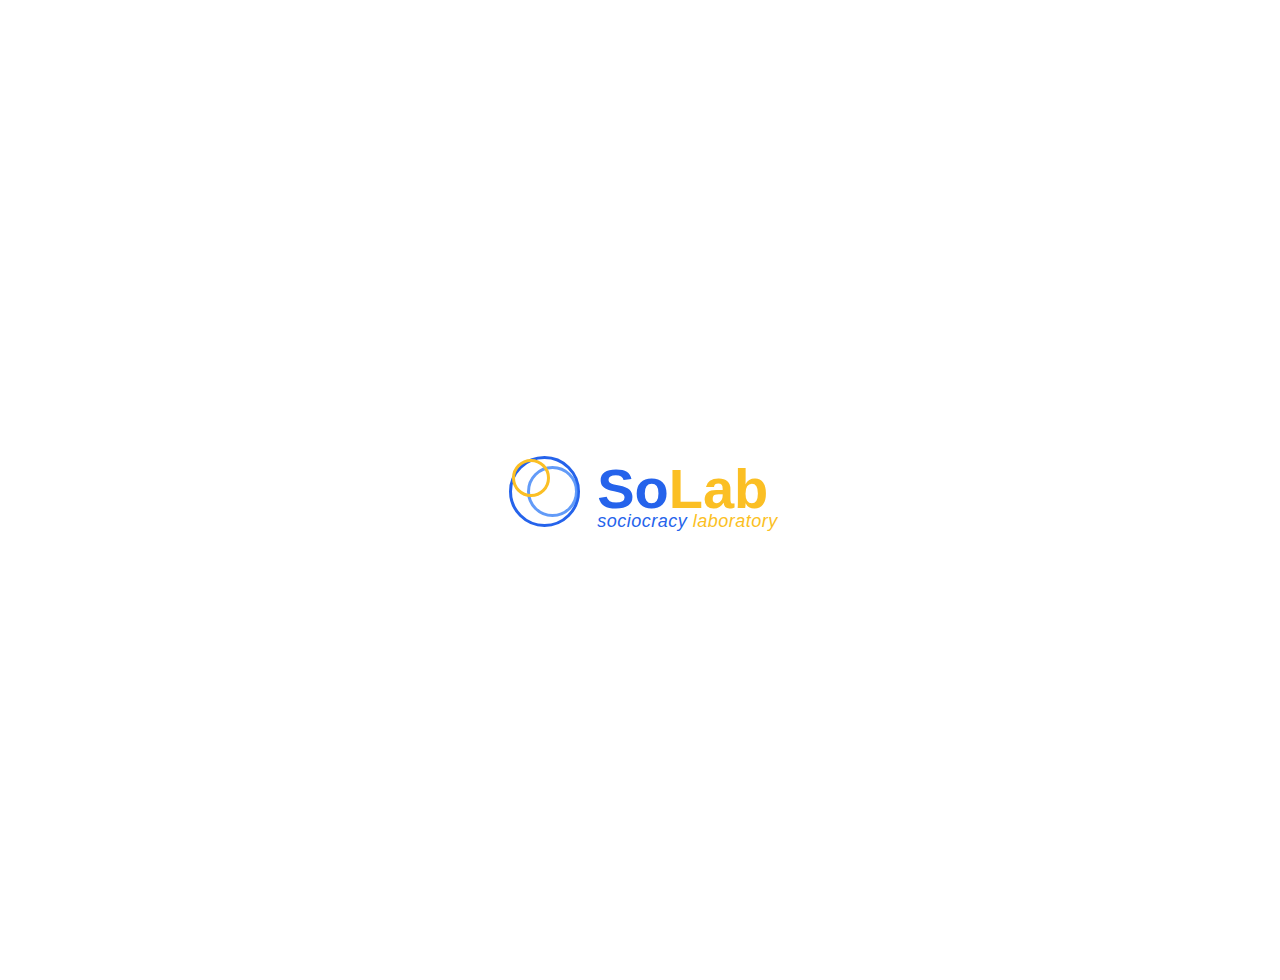
<file: logo/logo copia.html>
<!DOCTYPE html>
<html lang="en">

<head>
    <meta charset="UTF-8">
    <meta name="viewport" content="width=device-width, initial-scale=1.0">
    <title>SoLab Logo</title>
    <style>
        body {
            margin: 0;
            padding: 40px;
            background: transparent;
            display: flex;
            justify-content: center;
            align-items: center;
            min-height: 100vh;
            font-family: Arial, sans-serif;
        }

        .logo-container {
            display: flex;
            align-items: flex-start;
            justify-content: center;
            flex-direction: column;
            gap: 0px;
        }

        .logo {
            display: flex;
            align-items: center;
            gap: 15px;
            font-size: 56px;
            font-weight: bold;
        }

        .logo-icon {
            width: 80px;
            height: 80px;
            display: flex;
            align-items: center;
            justify-content: center;
            position: relative;
        }

        .circle-container {
            position: relative;
            width: 80px;
            height: 80px;
        }

        .circle {
            position: absolute;
            border-radius: 50%;
            border: 3px solid;
        }

        .circle.large {
            width: 65px;
            height: 65px;
            border-color: #2563EB;
            top: 7px;
            left: 7px;
        }

        .circle.medium {
            width: 45px;
            height: 45px;
            border-color: #3B82F6;
            top: 17px;
            left: 25px;
            opacity: 0.8;
        }

        .circle.small {
            width: 32px;
            height: 32px;
            border-color: #FBBF24;
            top: 10px;
            left: 10px;
        }

        .logo-text .so {
            color: #2563EB;
        }

        .logo-text .lab {
            color: #FBBF24;
        }

        .tagline {
            font-size: 18px;
            color: #2563EB;
            font-style: italic;
            text-align: left;
            letter-spacing: 0.5px;
            font-weight: 400;
            margin-left: 95px;
            margin-top: -18px;
            white-space: nowrap;
        }

        .tagline .sociocracy {
            color: #2563EB;
        }

        .tagline .laboratory {
            color: #FBBF24;
        }
    </style>
</head>

<body>
    <div class="logo-container">
        <div class="logo">
            <div class="logo-icon">
                <div class="circle-container">
                    <div class="circle large"></div>
                    <div class="circle medium"></div>
                    <div class="circle small"></div>
                </div>
            </div>
            <span class="logo-text"><span class="so">So</span><span class="lab">Lab</span></span>
        </div>
        <div class="tagline"><span class="sociocracy">sociocracy</span> <span class="laboratory">laboratory</span></div>
    </div>
</body>

</html>
</file>
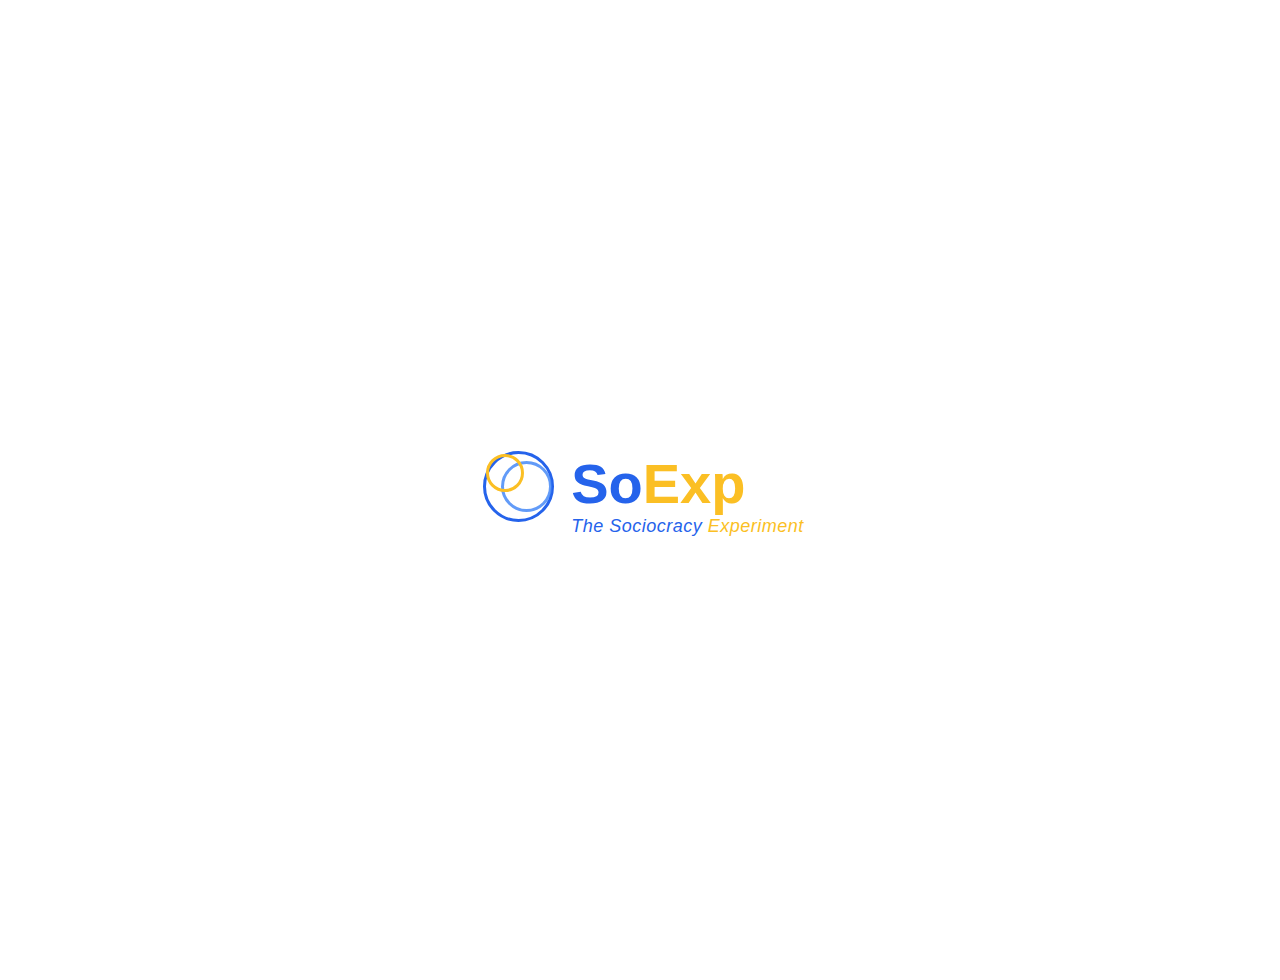
<file: logo/So.html>
<!DOCTYPE html>
<html lang="en">
<head>
    <meta charset="UTF-8">
    <meta name="viewport" content="width=device-width, initial-scale=1.0">
    <title>SoExp Logo</title>
    <style>
        body {
            margin: 0;
            padding: 40px;
            background: transparent;
            display: flex;
            justify-content: center;
            align-items: center;
            min-height: 100vh;
            font-family: Arial, sans-serif;
        }

        .logo-container {
            display: flex;
            align-items: flex-start;
            justify-content: center;
            flex-direction: column;
            gap: 0px;
        }

        .logo {
            display: flex;
            align-items: center;
            gap: 15px;
            font-size: 56px;
            font-weight: bold;
        }

        .logo-icon {
            width: 80px;
            height: 80px;
            display: flex;
            align-items: center;
            justify-content: center;
            position: relative;
        }

        .circle-container {
            position: relative;
            width: 80px;
            height: 80px;
        }

        .circle {
            position: absolute;
            border-radius: 50%;
            border: 3px solid;
        }

        .circle.large {
            width: 65px;
            height: 65px;
            border-color: #2563EB;
            top: 7px;
            left: 7px;
        }

        .circle.medium {
            width: 45px;
            height: 45px;
            border-color: #3B82F6;
            top: 17px;
            left: 25px;
            opacity: 0.8;
        }

        .circle.small {
            width: 32px;
            height: 32px;
            border-color: #FBBF24;
            top: 10px;
            left: 10px;
        }

        .logo-text .so {
            color: #2563EB;
        }

        .logo-text .exp {
            color: #FBBF24;
        }

        .tagline {
            font-size: 18px;
            color: #2563EB;
            font-style: italic;
            text-align: left;
            letter-spacing: 0.5px;
            font-weight: 400;
            margin-left: 95px;
            margin-top: -8px;
            white-space: nowrap;
        }

        .tagline .sociocracy {
            color: #2563EB;
        }

        .tagline .experiment {
            color: #FBBF24;
        }
    </style>
</head>
<body>
    <div class="logo-container">
        <div class="logo">
            <div class="logo-icon">
                <div class="circle-container">
                    <div class="circle large"></div>
                    <div class="circle medium"></div>
                    <div class="circle small"></div>
                </div>
            </div>
            <span class="logo-text"><span class="so">So</span><span class="exp">Exp</span></span>
        </div>
        <div class="tagline"><span class="sociocracy">The Sociocracy</span> <span class="experiment">Experiment</span></div>
    </div>
</body>
</html>
</file>
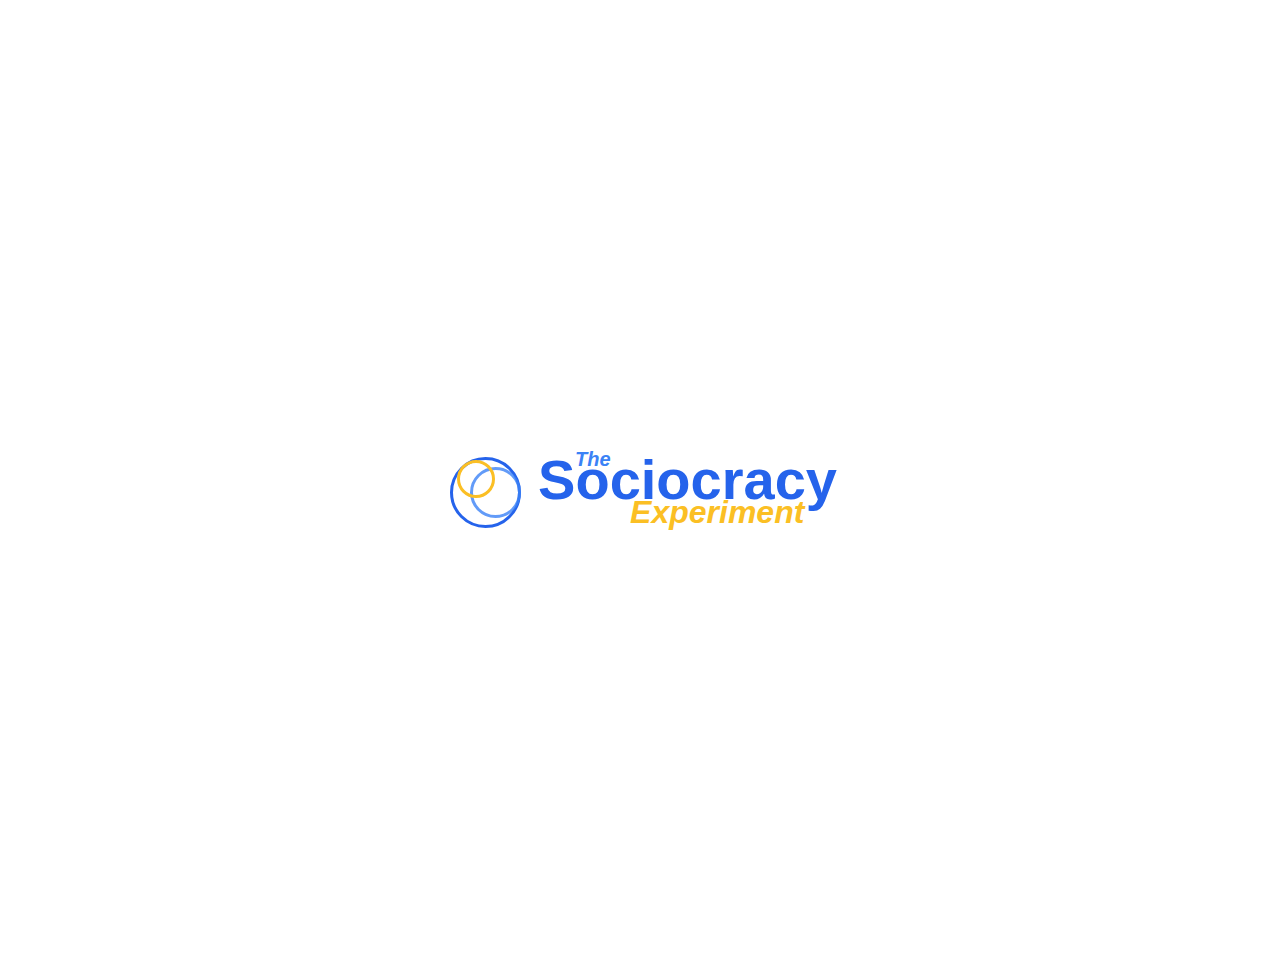
<file: logo/sociocracyexperiment.html>
<!DOCTYPE html>
<html lang="en">

<head>
    <meta charset="UTF-8">
    <meta name="viewport" content="width=device-width, initial-scale=1.0">
    <title>Sociocracy Experiment Logo</title>
    <style>
        body {
            margin: 0;
            padding: 40px;
            background: #fff;
            /* #000;  Black background */
            /* linear-gradient(135deg, #f8fafc 0%, #e2e8f0 100%);*/
            display: flex;
            justify-content: center;
            align-items: center;
            min-height: 100vh;
            font-family: Arial, sans-serif;
        }

        .logo-container {
            display: flex;
            align-items: flex-start;
            justify-content: center;
            flex-direction: column;
            gap: 0px;
        }

        .logo {
            display: flex;
            align-items: center;
            gap: 15px;
            line-height: 1;
        }

        .logo-icon {
            width: 80px;
            height: 80px;
            display: flex;
            align-items: center;
            justify-content: center;
            position: relative;
            flex-shrink: 0;
        }

        .circle-container {
            position: relative;
            width: 80px;
            height: 80px;
        }

        .circle {
            position: absolute;
            border-radius: 50%;
            border: 3px solid;
        }

        .circle.large {
            width: 65px;
            height: 65px;
            border-color: #2563EB;
            top: 7px;
            left: 7px;
        }

        .circle.medium {
            width: 45px;
            height: 45px;
            border-color: #3B82F6;
            top: 17px;
            left: 27px;
            opacity: 0.8;
        }

        .circle.small {
            width: 32px;
            height: 32px;
            border-color: #FBBF24;
            top: 10px;
            left: 14px;
        }

        .logo-text {
            display: flex;
            flex-direction: column;
            gap: -5px;
            position: relative;
        }

        .logo-text .first-line {
            display: flex;
            align-items: baseline;
            gap: 0px;
            position: relative;
        }

        .logo-text .the {
            font-size: 20px;
            color: #3B82F6;
            font-weight: 600;
            font-style: italic;
            position: absolute;
            top: -3px;
            left: 37px;
        }

        .logo-text .sociocracy {
            font-size: 56px;
            color: #2563EB;
            font-weight: bold;
        }

        .logo-text .experiment {
            font-size: 32px;
            color: #FBBF24;
            font-weight: 600;
            font-style: italic;
            margin-left: 92px;
            margin-top: -12px;
        }
    </style>
</head>

<body>
    <div class="logo-container">
        <div class="logo">
            <div class="logo-icon">
                <div class="circle-container">
                    <div class="circle large"></div>
                    <div class="circle medium"></div>
                    <div class="circle small"></div>
                </div>
            </div>
            <div class="logo-text">
                <div class="first-line">
                    <span class="the">The</span>
                    <span class="sociocracy">Sociocracy</span>
                </div>
                <div class="experiment">Experiment</div>
            </div>
        </div>
    </div>
</body>

</html>
</file>
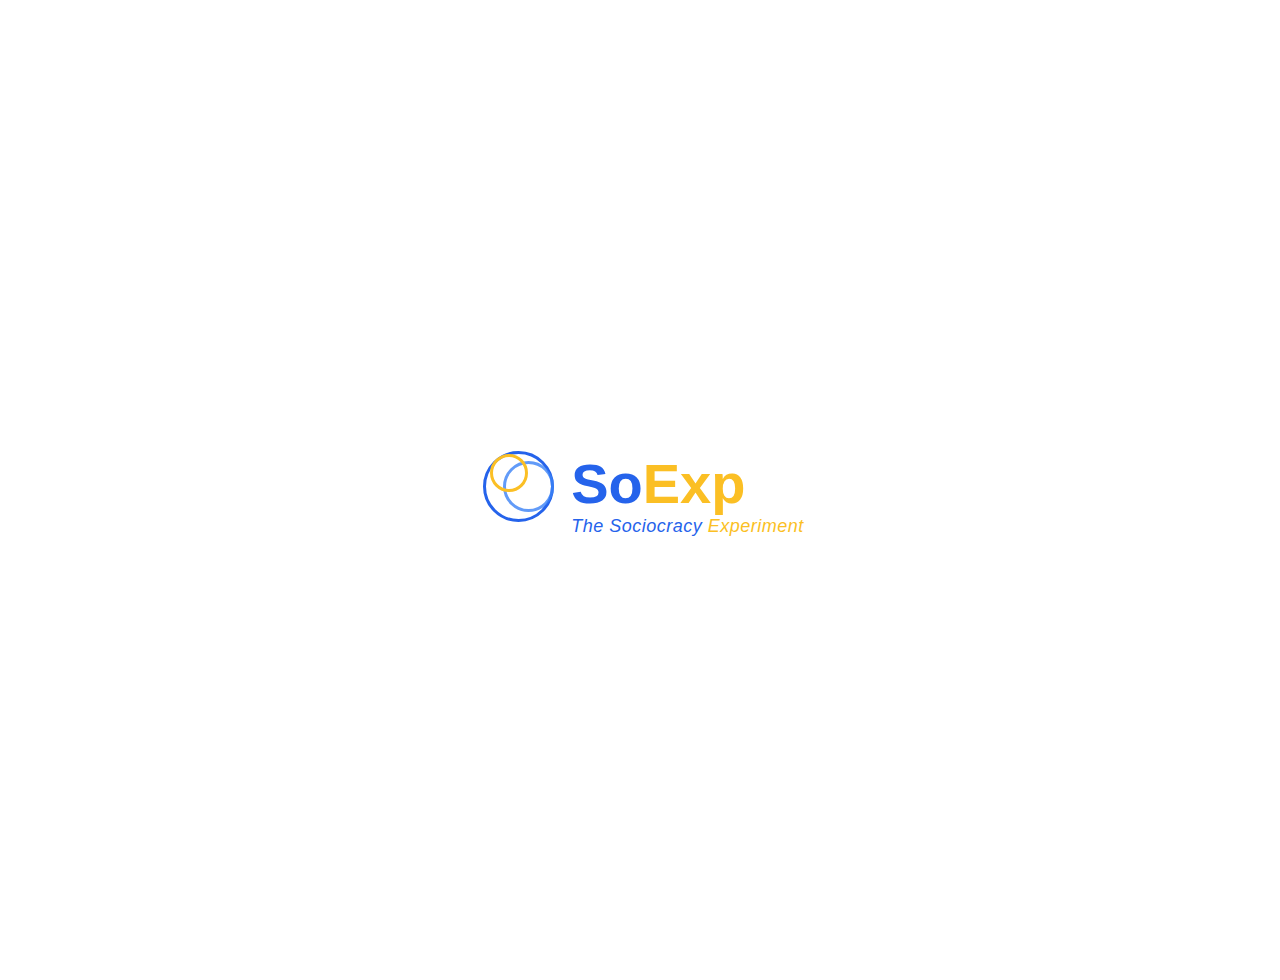
<file: logo/SoExp.html>
<!DOCTYPE html>
<html lang="en">

<head>
    <meta charset="UTF-8">
    <meta name="viewport" content="width=device-width, initial-scale=1.0">
    <title>SoExp Logo</title>
    <style>
        body {
            margin: 0;
            padding: 40px;
            background: transparent;
            display: flex;
            justify-content: center;
            align-items: center;
            min-height: 100vh;
            font-family: Arial, sans-serif;
        }

        .logo-container {
            display: flex;
            align-items: flex-start;
            justify-content: center;
            flex-direction: column;
            gap: 0px;
        }

        .logo {
            display: flex;
            align-items: center;
            gap: 15px;
            font-size: 56px;
            font-weight: bold;
        }

        .logo-icon {
            width: 80px;
            height: 80px;
            display: flex;
            align-items: center;
            justify-content: center;
            position: relative;
        }

        .circle-container {
            position: relative;
            width: 80px;
            height: 80px;
        }

        .circle {
            position: absolute;
            border-radius: 50%;
            border: 3px solid;
        }

        .circle.large {
            width: 65px;
            height: 65px;
            border-color: #2563EB;
            top: 7px;
            left: 7px;
        }

        .circle.medium {
            width: 45px;
            height: 45px;
            border-color: #3B82F6;
            top: 17px;
            left: 27px;
            opacity: 0.8;
        }

        .circle.small {
            width: 32px;
            height: 32px;
            border-color: #FBBF24;
            top: 10px;
            left: 14px;
        }

        .logo-text .so {
            color: #2563EB;
        }

        .logo-text .exp {
            color: #FBBF24;
        }

        .tagline {
            font-size: 18px;
            color: #2563EB;
            font-style: italic;
            text-align: left;
            letter-spacing: 0.5px;
            font-weight: 400;
            margin-left: 95px;
            margin-top: -8px;
            white-space: nowrap;
        }

        .tagline .sociocracy {
            color: #2563EB;
        }

        .tagline .experiment {
            color: #FBBF24;
        }
    </style>
</head>

<body>
    <div class="logo-container">
        <div class="logo">
            <div class="logo-icon">
                <div class="circle-container">
                    <div class="circle large"></div>
                    <div class="circle medium"></div>
                    <div class="circle small"></div>
                </div>
            </div>
            <span class="logo-text"><span class="so">So</span><span class="exp">Exp</span></span>
        </div>
        <div class="tagline"><span class="sociocracy">The Sociocracy</span> <span class="experiment">Experiment</span>
        </div>
    </div>
</body>

</html>
</file>
<file: css/style.css>
/* Reset & Base */
* {
    margin: 0;
    padding: 0;
    box-sizing: border-box;
}

body {
    font-family: Arial, sans-serif;
    line-height: 1.6;
    color: #333;
}

/* Language Selector */
.language-selector {
    position: fixed;
    top: 80px;
    right: 2rem;
    z-index: 1100;
    display: flex;
    gap: 0.5rem;
}

.lang-option {
    display: flex;
    align-items: center;
    gap: 0.3rem;
    padding: 0.5rem 0.8rem;
    background: rgba(255, 255, 255, 0.95);
    border: 1px solid #e0e0e0;
    border-radius: 20px;
    text-decoration: none;
    color: #333;
    font-size: 0.9rem;
    font-weight: 500;
    transition: all 0.3s ease;
    backdrop-filter: blur(10px);
}

.lang-option:hover {
    background: rgba(37, 99, 235, 0.1);
    border-color: #2563EB;
    transform: translateY(-2px);
}

.lang-option.active {
    background: linear-gradient(135deg, #2563EB 0%, #FBBF24 100%);
    color: white;
    border-color: transparent;
}

.flag {
    width: 20px;
    height: 15px;
    border-radius: 2px;
    display: inline-block;
}

.flag.fr {
    background: linear-gradient(to right, #0055a4 33.33%, #ffffff 33.33%, #ffffff 66.66%, #ef4135 66.66%);
}

.flag.it {
    background: linear-gradient(to right, #009246 33.33%, #ffffff 33.33%, #ffffff 66.66%, #ce2b37 66.66%);
}

.flag.en {
    background: #012169;
    position: relative;
}

.flag.en::before {
    content: '';
    position: absolute;
    top: 0;
    left: 0;
    right: 0;
    bottom: 0;
    background:
        linear-gradient(45deg, transparent 40%, #ffffff 40%, #ffffff 45%, transparent 45%),
        linear-gradient(-45deg, transparent 40%, #ffffff 40%, #ffffff 45%, transparent 45%),
        linear-gradient(45deg, transparent 55%, #ffffff 55%, #ffffff 60%, transparent 60%),
        linear-gradient(-45deg, transparent 55%, #ffffff 55%, #ffffff 60%, transparent 60%);
}

.flag.en::after {
    content: '';
    position: absolute;
    top: 0;
    left: 0;
    right: 0;
    bottom: 0;
    background:
        linear-gradient(45deg, transparent 30%, #c8102e 30%, #c8102e 35%, transparent 35%),
        linear-gradient(-45deg, transparent 30%, #c8102e 30%, #c8102e 35%, transparent 35%),
        linear-gradient(45deg, transparent 65%, #c8102e 65%, #c8102e 70%, transparent 70%),
        linear-gradient(-45deg, transparent 65%, #c8102e 65%, #c8102e 70%, transparent 70%),
        linear-gradient(0deg, transparent 43%, #ffffff 43%, #ffffff 57%, transparent 57%),
        linear-gradient(90deg, transparent 43%, #ffffff 43%, #ffffff 57%, transparent 57%),
        linear-gradient(0deg, transparent 46%, #c8102e 46%, #c8102e 54%, transparent 54%),
        linear-gradient(90deg, transparent 46%, #c8102e 46%, #c8102e 54%, transparent 54%);
}

/* Header */
header {
    background: white;
    box-shadow: 0 2px 10px rgba(0, 0, 0, 0.1);
    position: fixed;
    width: 100%;
    top: 0;
    z-index: 1000;
}

nav {
    max-width: 1200px;
    margin: 0 auto;
    display: flex;
    justify-content: space-between;
    align-items: center;
    padding: 1rem 2rem;
}

.nav-logo {
    display: flex;
    align-items: center;
    gap: 12px;
    text-decoration: none;
}

.nav-logo-icon {
    width: 40px;
    height: 40px;
    display: flex;
    align-items: center;
    justify-content: center;
    position: relative;
    flex-shrink: 0;
}

.nav-circle-container {
    position: relative;
    width: 40px;
    height: 40px;
}

.nav-circle {
    position: absolute;
    border-radius: 50%;
    border: 2px solid;
}

.nav-circle.large {
    width: 34px;
    height: 34px;
    border-color: #2563EB;
    top: 3px;
    left: 3px;
}

.nav-circle.medium {
    width: 24px;
    height: 24px;
    border-color: #FBBF24;
    top: 8px;
    left: 13px;
}

.nav-circle.small {
    width: 17px;
    height: 17px;
    border-color: #60A5FA;
    top: 5px;
    left: 5px;
}

.nav-logo-text {
    display: flex;
    flex-direction: column;
    gap: -2px;
    position: relative;
}

.nav-logo-text .nav-first-line {
    display: flex;
    align-items: baseline;
    gap: 0px;
    position: relative;
}

.nav-logo-text .nav-the {
    font-size: 10px;
    color: #3B82F6;
    font-weight: 600;
    font-style: italic;
    position: absolute;
    top: 2px;
    left: 18px;
}

.nav-logo-text .nav-sociocracy {
    font-size: 28px;
    color: #2563EB;
    font-weight: bold;
}

.nav-logo-text .nav-experiment {
    font-size: 16px;
    color: #FBBF24;
    font-weight: 600;
    font-style: italic;
    margin-left: 46px;
    margin-top: -17px;
}

.nav-links {
    display: flex;
    gap: 2rem;
    list-style: none;
}

.nav-links a {
    text-decoration: none;
    color: #333;
    font-weight: 500;
    transition: color 0.3s;
}

.nav-links a:hover {
    color: #2563EB;
}

.cta-nav {
    background: #2563EB;
    color: white;
    padding: 0.7rem 1.5rem;
    border-radius: 8px;
    text-decoration: none;
    font-weight: 600;
    transition: background 0.3s, transform 0.2s;
}

.cta-nav:hover {
    background: #1d4ed8;
    transform: translateY(-2px);
}

/* Logo Section */
.logo-showcase {
    background: linear-gradient(135deg, #f8fafc 0%, #e2e8f0 100%);
    padding: 120px 2rem 60px;
    text-align: center;
}

.logo-container {
    display: flex;
    align-items: flex-start;
    justify-content: center;
    flex-direction: column;
    gap: 0px;
}

.logo {
    display: flex;
    align-items: center;
    gap: 15px;
    line-height: 1;
}

.logo-icon {
    width: 80px;
    height: 80px;
    display: flex;
    align-items: center;
    justify-content: center;
    position: relative;
    flex-shrink: 0;
}

.circle-container {
    position: relative;
    width: 80px;
    height: 80px;
}

.circle {
    position: absolute;
    border-radius: 50%;
    border: 3px solid;
}

.circle.large {
    width: 65px;
    height: 65px;
    border-color: #2563EB;
    top: 7px;
    left: 7px;
}

.circle.medium {
    width: 45px;
    height: 45px;
    border-color: #3B82F6;
    top: 17px;
    left: 25px;
    opacity: 0.8;
}

.circle.small {
    width: 32px;
    height: 32px;
    border-color: #FBBF24;
    top: 10px;
    left: 10px;
}

.logo-text {
    display: flex;
    flex-direction: column;
    gap: -5px;
    position: relative;
}

.logo-text .first-line {
    display: flex;
    align-items: baseline;
    gap: 0px;
    position: relative;
}

.logo-text .the {
    font-size: 20px;
    color: #3B82F6;
    font-weight: 600;
    font-style: italic;
    position: absolute;
    top: -3px;
    left: 37px;
}

.logo-text .sociocracy {
    font-size: 56px;
    color: #2563EB;
    font-weight: bold;
}

.logo-text .experiment {
    font-size: 32px;
    color: #FBBF24;
    font-weight: 600;
    font-style: italic;
    margin-left: 62px;
    margin-top: -12px;
}

/* Hero Section */
.hero {
    background: linear-gradient(135deg, #2563EB 0%, #3B82F6 50%, #FBBF24 100%);
    color: white;
    padding: 100px 2rem 100px;
    text-align: center;
    margin-top: 70px;
}

.hero-content {
    max-width: 800px;
    margin: 0 auto;
}

.hero h1 {
    font-size: 3.5rem;
    margin-bottom: 1.5rem;
    font-weight: 700;
    line-height: 1.1;
}

.hero h1 .small-text {
    font-size: 2rem;
    display: block;
    margin-bottom: 0.5rem;
    opacity: 0.9;
    font-weight: 400;
}

.hero .subtitle {
    font-size: 1.3rem;
    margin-bottom: 2.5rem;
    opacity: 0.95;
    font-weight: 400;
}

.hero>a.cta-button {
    display: inline-block;
    margin-bottom: 3rem;
}

.hero-ctas {
    display: flex;
    gap: 1rem;
    justify-content: center;
    align-items: center;
    flex-wrap: wrap;
}

.cta-button {
    background: #FBBF24;
    color: #1F2937;
    padding: 1rem 2rem;
    border: none;
    border-radius: 8px;
    font-size: 1.1rem;
    font-weight: 700;
    cursor: pointer;
    transition: transform 0.2s, box-shadow 0.3s;
    text-decoration: none;
    display: inline-block;
}

.cta-button:hover {
    transform: translateY(-3px);
    box-shadow: 0 10px 25px rgba(251, 191, 36, 0.3);
}

.cta-button.secondary {
    background: white;
    color: #2563EB;
}

.cta-button.secondary:hover {
    box-shadow: 0 10px 25px rgba(255, 255, 255, 0.3);
}

.hero-markets {
    margin-top: 3rem;
    padding-top: 2rem;
    border-top: 1px solid rgba(255, 255, 255, 0.2);
}

.markets-intro {
    font-size: 1rem;
    margin-bottom: 1.5rem;
    opacity: 0.95;
}

.market-list {
    display: flex;
    flex-direction: column;
    gap: 1rem;
    max-width: 700px;
    margin: 0 auto;
}

.market-item {
    display: flex;
    align-items: center;
    gap: 1rem;
    background: rgba(255, 255, 255, 0.1);
    padding: 1rem 1.5rem;
    border-radius: 8px;
    backdrop-filter: blur(10px);
}

.market-icon {
    font-size: 1.5rem;
    flex-shrink: 0;
}

.market-text {
    text-align: left;
    font-size: 1rem;
    line-height: 1.4;
}

/* Main Content */
.container {
    max-width: 1200px;
    margin: 0 auto;
    padding: 0 2rem;
}

section {
    padding: 5rem 0;
}

.section-title {
    font-size: 2.5rem;
    color: #2563EB;
    text-align: center;
    margin-bottom: 3rem;
    font-weight: 700;
}

/* Two Column Section - Pourquoi la Sociocratie */
.two-column-section {
    background: white;
}

.two-columns {
    display: grid;
    grid-template-columns: 1fr 1fr;
    gap: 4rem;
    align-items: start;
}

.left-column h2 {
    font-size: 2.2rem;
    color: #2563EB;
    margin-bottom: 1.5rem;
    font-weight: 700;
}

.left-column p {
    font-size: 1.1rem;
    color: #64748B;
    margin-bottom: 1.5rem;
    line-height: 1.7;
}

.right-column {
    background: linear-gradient(135deg, #EEF2FF 0%, #FEF3C7 100%);
    padding: 2rem;
    border-radius: 12px;
}

.principle-item {
    display: flex;
    align-items: flex-start;
    gap: 1rem;
    margin-bottom: 2rem;
}

.principle-item:last-child {
    margin-bottom: 0;
}

.principle-icon {
    background: #2563EB;
    color: white;
    width: 2.5rem;
    height: 2.5rem;
    border-radius: 50%;
    display: flex;
    align-items: center;
    justify-content: center;
    font-weight: bold;
    flex-shrink: 0;
    font-size: 0.9rem;
}

.principle-content h3 {
    color: #2563EB;
    font-weight: 700;
    margin-bottom: 0.5rem;
    font-size: 1.1rem;
}

.principle-content p {
    color: #64748B;
    font-size: 0.95rem;
    line-height: 1.5;
}

/* Premiers Pas Section */
.premiers-pas-section {
    background: #F8FAFC;
    padding: 5rem 0;
}

.premiers-pas-intro {
    text-align: center;
    max-width: 800px;
    margin: 0 auto 3rem;
}

.premiers-pas-intro h2 {
    color: #2563EB;
    font-size: 2.5rem;
    margin-bottom: 1rem;
}

.premiers-pas-intro p {
    font-size: 1.1rem;
    color: #64748B;
    line-height: 1.7;
}

.premiers-pas-grid {
    display: grid;
    grid-template-columns: repeat(2, 1fr);
    gap: 3rem;
    margin-top: 3rem;
}

.premiers-pas-card {
    background: white;
    padding: 3rem;
    border-radius: 12px;
    box-shadow: 0 4px 6px rgba(0, 0, 0, 0.05);
    transition: transform 0.3s, box-shadow 0.3s;
}

.premiers-pas-card:hover {
    transform: translateY(-5px);
    box-shadow: 0 10px 25px rgba(0, 0, 0, 0.1);
}

.premiers-pas-header {
    display: flex;
    align-items: center;
    gap: 1rem;
    margin-bottom: 1.5rem;
}

.premiers-pas-icon {
    font-size: 3rem;
}

.premiers-pas-title {
    color: #2563EB;
    font-size: 1.8rem;
    font-weight: 700;
}

.premiers-pas-description {
    color: #64748B;
    font-size: 1rem;
    line-height: 1.6;
    margin-bottom: 1.5rem;
}

.premiers-pas-features {
    background: #F8FAFC;
    padding: 1.5rem;
    border-radius: 8px;
    margin-bottom: 2rem;
}

.premiers-pas-features ul {
    list-style: none;
    padding: 0;
}

.premiers-pas-features li {
    color: #64748B;
    padding: 0.4rem 0;
    padding-left: 1.5rem;
    position: relative;
    font-size: 0.9rem;
}

.premiers-pas-features li::before {
    content: '✓';
    position: absolute;
    left: 0;
    color: #2563EB;
    font-weight: bold;
}

.premiers-pas-form {
    background: #f8fafc;
    padding: 1.5rem;
    border-radius: 8px;
}

.premiers-pas-note {
    text-align: center;
    margin-top: 2rem;
    padding: 1.5rem;
    background: #EEF2FF;
    border-radius: 8px;
    color: #64748B;
    font-size: 0.95rem;
    line-height: 1.6;
}

/* About Section */
.about-section {
    background: white;
    padding: 5rem 0;
}

.about-layout {
    display: grid;
    grid-template-columns: 35% 65%;
    gap: 4rem;
    align-items: start;
    margin-bottom: 3rem;
}

.photo-section {
    position: sticky;
    top: 2rem;
}

.profile-photo {
    width: 100%;
    border-radius: 12px;
    box-shadow: 0 10px 30px rgba(0, 0, 0, 0.1);
    margin-bottom: 1.5rem;
    min-height: 400px;
    object-fit: cover;
}

.photo-caption {
    text-align: center;
    color: #64748B;
    font-size: 0.95rem;
    font-style: italic;
}

.content-section h2 {
    color: #2563EB;
    font-size: 2.5rem;
    margin-bottom: 1rem;
}

.content-section h3 {
    color: #1e293b;
    font-size: 1.8rem;
    margin-bottom: 1.5rem;
    font-weight: 600;
}

.intro-text {
    font-size: 1.15rem;
    color: #475569;
    line-height: 1.8;
    margin-bottom: 1.5rem;
}

.intro-text strong {
    color: #1e293b;
    font-weight: 600;
}

.main-text {
    font-size: 1.05rem;
    color: #475569;
    line-height: 1.8;
    margin-bottom: 1.2rem;
}

.why-choose-box {
    background: linear-gradient(135deg, #f8fafc 0%, #eef2ff 100%);
    padding: 2rem;
    border-radius: 12px;
    margin: 2rem 0;
    border: 2px solid #e0e7ff;
}

.why-choose-box h4 {
    color: #2563EB;
    font-size: 1.4rem;
    margin-bottom: 1.5rem;
    text-align: center;
}

.why-points {
    display: grid;
    gap: 1.2rem;
}

.why-point {
    display: flex;
    align-items: start;
    gap: 1rem;
}

.why-icon {
    font-size: 1.8rem;
    flex-shrink: 0;
    line-height: 1;
}

.why-text h5 {
    color: #1e293b;
    font-size: 1.1rem;
    margin-bottom: 0.3rem;
}

.why-text p {
    color: #64748B;
    font-size: 0.95rem;
    line-height: 1.5;
}

/* Certifications & Partners */
.certifications-partners {
    background: white;
    padding: 2.5rem;
    border-radius: 12px;
    box-shadow: 0 4px 6px rgba(0, 0, 0, 0.05);
    margin: 3rem 0;
}

.certifications-partners h4 {
    color: #1e293b;
    font-size: 1.3rem;
    margin-bottom: 2rem;
    text-align: center;
}

.cert-grid {
    display: grid;
    grid-template-columns: repeat(3, 1fr);
    gap: 2rem;
    align-items: center;
}

.cert-item {
    display: flex;
    flex-direction: column;
    align-items: center;
    text-align: center;
    padding: 1.5rem;
    background: #f8fafc;
    border-radius: 8px;
    transition: transform 0.3s, box-shadow 0.3s;
}

.cert-item:hover {
    transform: translateY(-3px);
    box-shadow: 0 6px 12px rgba(0, 0, 0, 0.1);
}

.cert-logo {
    height: 80px;
    margin-bottom: 1rem;
    object-fit: contain;
}

.cert-name {
    font-weight: 600;
    color: #1e293b;
    margin-bottom: 0.5rem;
    font-size: 1rem;
}

.cert-description {
    font-size: 0.85rem;
    color: #64748B;
    line-height: 1.5;
}

.cert-badge {
    display: inline-block;
    background: #10B981;
    color: white;
    padding: 0.3rem 0.8rem;
    border-radius: 20px;
    font-size: 0.75rem;
    font-weight: 600;
    margin-top: 0.5rem;
}

.cert-badge.pending {
    background: #F59E0B;
}

/* Testimonials */
.testimonials {
    background: white;
}

.testimonials-grid {
    display: grid;
    grid-template-columns: repeat(auto-fit, minmax(450px, 1fr));
    gap: 2rem;
    margin-top: 3rem;
}

.testimonial {
    background: #F8FAFC;
    padding: 2rem;
    border-radius: 12px;
    border-left: 4px solid #2563EB;
}

.testimonial p {
    color: #64748B;
    font-style: italic;
    line-height: 1.6;
    margin-bottom: 1rem;
}

.testimonial .quote {
    font-size: 1.5rem;
    color: #2563EB;
    margin-bottom: 1rem;
}

.testimonial .author {
    color: #2563EB;
    font-weight: 600;
    font-style: normal;
}

/* Formations Section */
.formations-section {
    background: #F8FAFC;
    padding: 5rem 0;
}

.formations-intro {
    text-align: center;
    max-width: 800px;
    margin: 0 auto 3rem;
}

.formations-intro p {
    font-size: 1.1rem;
    color: #64748B;
    line-height: 1.7;
    margin-bottom: 1rem;
}

.carousel-container {
    position: relative;
    width: 100%;
    margin: 3rem auto 4rem;
    overflow: hidden;
}

.carousel-wrapper {
    max-width: 1200px;
    margin: 0 auto;
    padding: 0 60px;
    position: relative;
}

.formations-grid {
    display: flex;
    gap: 2rem;
    transition: transform 0.5s ease;
    margin-bottom: 2rem;
}

.formation-card {
    flex: 0 0 calc((100% - 4rem) / 3);
    max-width: calc((100% - 4rem) / 3);
    background: white;
    border-radius: 12px;
    box-shadow: 0 4px 6px rgba(0, 0, 0, 0.05);
    overflow: hidden;
    transition: transform 0.3s, box-shadow 0.3s;
    display: flex;
    flex-direction: column;
}

.formation-card:hover {
    transform: translateY(-5px);
    box-shadow: 0 10px 25px rgba(0, 0, 0, 0.1);
}

.formation-header {
    background: linear-gradient(135deg, #2563EB 0%, #FBBF24 100%);
    color: white;
    padding: 2rem;
    text-align: center;
}

.formation-header.free {
    background: linear-gradient(135deg, #10B981 0%, #34D399 100%);
}

.formation-duration {
    font-size: 2.5rem;
    font-weight: 700;
    margin-bottom: 0.5rem;
}

.formation-type {
    font-size: 1rem;
    opacity: 0.9;
}

.formation-body {
    padding: 2rem;
    flex-grow: 1;
    display: flex;
    flex-direction: column;
}

.formation-price {
    text-align: center;
    margin-bottom: 1.5rem;
}

.price-group {
    margin-bottom: 1rem;
}

.price-label {
    font-size: 0.85rem;
    color: #64748B;
    font-weight: 600;
    text-transform: uppercase;
    letter-spacing: 0.5px;
    margin-bottom: 0.3rem;
}

.price-row {
    display: flex;
    justify-content: center;
    align-items: center;
    gap: 1rem;
    flex-wrap: wrap;
}

.price-category {
    display: flex;
    flex-direction: column;
    align-items: center;
}

.price-category-label {
    font-size: 0.75rem;
    color: #64748B;
    text-transform: uppercase;
    font-weight: 600;
    letter-spacing: 0.5px;
}

.price-value {
    font-size: 1.2rem;
    font-weight: 700;
    color: #2563EB;
}

.price-separator {
    color: #CBD5E1;
    font-weight: 300;
}

.original-price {
    text-decoration: line-through;
    color: #94A3B8;
    font-size: 0.9rem;
    margin-right: 0.5rem;
}

.discounted-price {
    color: #2563EB;
    font-size: 1.4rem;
    font-weight: 700;
}

.free-price {
    color: #10B981;
    font-size: 2rem;
    font-weight: 700;
}

.formation-details {
    margin-bottom: 1.5rem;
}

.formation-details h4 {
    color: #2563EB;
    margin-bottom: 0.7rem;
    font-size: 1rem;
}

.formation-details p {
    color: #64748B;
    font-size: 0.95rem;
    line-height: 1.5;
}

.formation-outcome {
    background: #F8FAFC;
    padding: 1.2rem;
    border-radius: 8px;
    margin-bottom: 1.5rem;
    flex-grow: 1;
}

.formation-outcome strong {
    color: #2563EB;
    font-size: 0.9rem;
}

.formation-outcome p {
    color: #64748B;
    font-size: 0.9rem;
    line-height: 1.5;
    margin-top: 0.5rem;
}

.formation-button {
    background: linear-gradient(135deg, #2563EB 0%, #FBBF24 100%);
    color: white;
    padding: 1rem;
    border-radius: 8px;
    text-decoration: none;
    font-weight: 600;
    text-align: center;
    transition: transform 0.2s, box-shadow 0.3s;
    display: block;
}

.formation-button:hover {
    transform: translateY(-3px);
    box-shadow: 0 10px 25px rgba(37, 99, 235, 0.3);
}

.carousel-controls {
    display: flex;
    justify-content: center;
    align-items: center;
    gap: 1rem;
    margin-top: 2rem;
}

.carousel-btn {
    background: #2563EB;
    color: white;
    border: none;
    width: 50px;
    height: 50px;
    border-radius: 50%;
    cursor: pointer;
    font-size: 1.5rem;
    display: flex;
    align-items: center;
    justify-content: center;
    transition: all 0.3s;
    box-shadow: 0 4px 6px rgba(0, 0, 0, 0.1);
}

.carousel-btn:hover {
    background: #1d4ed8;
    transform: scale(1.1);
}

.carousel-btn:disabled {
    background: #CBD5E1;
    cursor: not-allowed;
    transform: scale(1);
}

.carousel-dots {
    display: flex;
    gap: 0.5rem;
}

.carousel-dot {
    width: 12px;
    height: 12px;
    border-radius: 50%;
    background: #CBD5E1;
    border: none;
    cursor: pointer;
    transition: all 0.3s;
}

.carousel-dot.active {
    background: #2563EB;
    width: 30px;
    border-radius: 6px;
}

/* Calendar Section */
.calendar-section {
    padding: 4rem 0;
    background: white;
}

.calendar-section h3 {
    text-align: center;
    color: #2563EB;
    font-size: 2rem;
    margin-bottom: 1rem;
}

.calendar-section>p {
    text-align: center;
    color: #64748B;
    font-size: 1.1rem;
    margin-bottom: 2rem;
    max-width: 700px;
    margin-left: auto;
    margin-right: auto;
}

.calendar-container {
    background: #F8FAFC;
    border-radius: 12px;
    padding: 1.5rem;
    box-shadow: 0 4px 6px rgba(0, 0, 0, 0.05);
    max-width: 900px;
    margin: 0 auto;
}

.calendar-container iframe {
    width: 100%;
    border-radius: 8px;
}

.financial-note {
    background: #EEF2FF;
    padding: 2rem;
    border-radius: 12px;
    text-align: center;
    max-width: 800px;
    margin: 3rem auto 0;
    border-left: 4px solid #2563EB;
}

.financial-note p {
    color: #64748B;
    font-size: 1rem;
    line-height: 1.6;
}

.financial-note strong {
    color: #2563EB;
}

/* Conseil Section */
.conseil-section {
    background: white;
    padding: 5rem 0;
}

.conseil-intro {
    text-align: center;
    max-width: 900px;
    margin: 0 auto 4rem;
}

.conseil-intro h2 {
    color: #2563EB;
    font-size: 2.5rem;
    margin-bottom: 1.5rem;
}

.conseil-intro p {
    font-size: 1.1rem;
    color: #64748B;
    line-height: 1.7;
    margin-bottom: 1rem;
}

.conseil-content {
    display: grid;
    grid-template-columns: 1fr 1fr;
    gap: 4rem;
    margin-bottom: 4rem;
}

.conseil-box {
    background: linear-gradient(135deg, #EEF2FF 0%, #FEF3C7 100%);
    padding: 2.5rem;
    border-radius: 12px;
}

.conseil-box h3 {
    color: #2563EB;
    font-size: 1.8rem;
    margin-bottom: 1.5rem;
    font-weight: 700;
}

.conseil-steps {
    display: flex;
    flex-direction: column;
    gap: 1.5rem;
}

.conseil-step {
    display: flex;
    align-items: flex-start;
    gap: 1rem;
}

.step-number {
    background: #2563EB;
    color: white;
    width: 2.5rem;
    height: 2.5rem;
    border-radius: 50%;
    display: flex;
    align-items: center;
    justify-content: center;
    font-weight: bold;
    flex-shrink: 0;
}

.step-content h4 {
    color: #1e293b;
    font-size: 1.1rem;
    margin-bottom: 0.5rem;
    font-weight: 600;
}

.step-content p {
    color: #64748B;
    font-size: 0.95rem;
    line-height: 1.5;
}

.step-result {
    font-size: 0.85rem;
    color: #2563EB;
    font-style: italic;
    margin-top: 0.5rem;
}

.conseil-approach {
    list-style: none;
    padding: 0;
}

.conseil-approach li {
    color: #64748B;
    padding: 0.7rem 0;
    padding-left: 1.5rem;
    position: relative;
    font-size: 1rem;
    line-height: 1.6;
}

.conseil-approach li::before {
    content: '✓';
    position: absolute;
    left: 0;
    color: #2563EB;
    font-weight: bold;
    font-size: 1.2rem;
}

.conseil-cta {
    text-align: center;
    padding: 3rem;
    background: linear-gradient(135deg, #EEF2FF 0%, #FEF3C7 100%);
    border-radius: 12px;
}

.conseil-cta h3 {
    color: #2563EB;
    font-size: 2rem;
    margin-bottom: 1rem;
}

.conseil-cta p {
    color: #64748B;
    font-size: 1.1rem;
    margin-bottom: 2rem;
}

/* Articles Section */
.articles-section {
    background: #F8FAFC;
    padding: 5rem 0;
}

.articles-grid {
    display: grid;
    grid-template-columns: repeat(auto-fill, minmax(350px, 1fr));
    gap: 2rem;
    margin-top: 3rem;
}

.article-card {
    background: white;
    border-radius: 12px;
    overflow: hidden;
    transition: transform 0.3s, box-shadow 0.3s;
    box-shadow: 0 4px 6px rgba(0, 0, 0, 0.05);
    display: flex;
    flex-direction: column;
}

.article-card:hover {
    transform: translateY(-5px);
    box-shadow: 0 10px 25px rgba(0, 0, 0, 0.1);
}

.article-content {
    padding: 2rem;
    flex-grow: 1;
    display: flex;
    flex-direction: column;
}

.article-date {
    color: #FBBF24;
    font-size: 0.85rem;
    font-weight: 600;
    margin-bottom: 0.5rem;
    text-transform: uppercase;
    letter-spacing: 0.5px;
}

.article-title {
    color: #2563EB;
    font-size: 1.3rem;
    font-weight: 700;
    margin-bottom: 1rem;
    line-height: 1.3;
}

.article-excerpt {
    color: #64748B;
    font-size: 0.95rem;
    line-height: 1.6;
    margin-bottom: 1.5rem;
    flex-grow: 1;
}

.article-link {
    color: #2563EB;
    font-weight: 600;
    text-decoration: none;
    display: inline-flex;
    align-items: center;
    gap: 0.5rem;
    transition: gap 0.3s;
}

.article-link:hover {
    gap: 0.8rem;
}

.article-link::after {
    content: '→';
    font-size: 1.2rem;
}

.loading-message {
    text-align: center;
    color: #64748B;
    font-size: 1.1rem;
    padding: 3rem 0;
}

.error-message {
    text-align: center;
    color: #EF4444;
    font-size: 1rem;
    padding: 2rem;
    background: #FEE2E2;
    border-radius: 8px;
    margin-top: 2rem;
}

/* Final CTA */
.final-cta {
    background: linear-gradient(135deg, #2563EB 0%, #3B82F6 50%, #FBBF24 100%);
    color: white;
    text-align: center;
    padding: 4rem 0;
}

.final-cta h2 {
    font-size: 2.2rem;
    margin-bottom: 0.5rem;
    font-weight: 700;
}

.final-cta h3 {
    font-size: 1.5rem;
    margin-bottom: 1rem;
    font-weight: 400;
    opacity: 0.95;
}

.final-cta p {
    font-size: 1.1rem;
    margin-bottom: 2rem;
    opacity: 0.9;
    max-width: 700px;
    margin-left: auto;
    margin-right: auto;
}

/* Footer */
footer {
    background: #1F2937;
    color: white;
    text-align: center;
    padding: 2rem 0;
}

/* Responsive */
@media (max-width: 1024px) {
    .formation-card {
        flex: 0 0 calc((100% - 2rem) / 2);
        max-width: calc((100% - 2rem) / 2);
    }
}

@media (max-width: 968px) {

    .two-columns,
    .conseil-content {
        grid-template-columns: 1fr;
        gap: 2rem;
    }

    .about-layout {
        grid-template-columns: 1fr;
        gap: 2rem;
    }

    .photo-section {
        position: relative;
        top: 0;
        max-width: 400px;
        margin: 0 auto;
    }

    .cert-grid {
        grid-template-columns: 1fr;
    }

    .premiers-pas-grid {
        grid-template-columns: 1fr;
    }
}

@media (max-width: 768px) {
    .nav-links {
        display: none;
    }

    .logo-text .sociocracy {
        font-size: 40px;
    }

    .logo-text .the {
        font-size: 16px;
        top: -2px;
        left: 30px;
    }

    .logo-text .experiment {
        font-size: 24px;
        margin-left: 65px;
    }

    .logo-icon {
        width: 60px;
        height: 60px;
    }

    .circle-container {
        width: 60px;
        height: 60px;
    }

    .circle.large {
        width: 50px;
        height: 50px;
        top: 5px;
        left: 5px;
    }

    .circle.medium {
        width: 35px;
        height: 35px;
        top: 12px;
        left: 18px;
    }

    .circle.small {
        width: 25px;
        height: 25px;
        top: 8px;
        left: 8px;
    }

    .hero h1 {
        font-size: 2.5rem;
    }

    .hero h1 .small-text {
        font-size: 1.5rem;
    }

    .hero-ctas {
        flex-direction: column;
    }

    .formation-card {
        flex: 0 0 100%;
        max-width: 100%;
    }

    .carousel-wrapper {
        padding: 0 50px;
    }

    .carousel-btn {
        width: 40px;
        height: 40px;
        font-size: 1.2rem;
    }

    .section-title {
        font-size: 2rem;
    }

    .testimonials-grid {
        grid-template-columns: 1fr;
    }

    .articles-grid {
        grid-template-columns: 1fr;
    }
}

/* Sezione unificata */
.sociocratie-action-section {
    background: linear-gradient(135deg, #f8f9fa 0%, #e9ecef 100%);
    padding: 80px 20px;
}

/* Sottosezione How it works */
.how-it-works-subsection {
    margin-bottom: 80px;
}

.how-it-works-subsection h2 {
    text-align: center;
    font-size: 2.5em;
    margin-bottom: 20px;
    color: #2c3e50;
}

.section-intro {
    text-align: center;
    font-size: 1.2em;
    color: #5a6c7d;
    margin-bottom: 50px;
    max-width: 700px;
    margin-left: auto;
    margin-right: auto;
}

.principles-grid {
    display: grid;
    grid-template-columns: repeat(auto-fit, minmax(280px, 1fr));
    gap: 30px;
    max-width: 1200px;
    margin: 0 auto;
}

.principle-card {
    background: white;
    padding: 30px;
    border-radius: 12px;
    box-shadow: 0 4px 6px rgba(0, 0, 0, 0.1);
    transition: transform 0.3s ease, box-shadow 0.3s ease;
}

.principle-card:hover {
    transform: translateY(-5px);
    box-shadow: 0 8px 15px rgba(0, 0, 0, 0.15);
}

.principle-card.highlight {
    background: linear-gradient(135deg, #667eea 0%, #764ba2 100%);
    color: white;
}

.principle-card.highlight h3,
.principle-card.highlight p {
    color: white;
}

.principle-card .principle-icon {
    font-size: 3em;
    margin-bottom: 15px;
}

.principle-card h3 {
    font-size: 1.5em;
    margin-bottom: 15px;
    color: #2c3e50;
}

.principle-card p {
    line-height: 1.6;
    color: #5a6c7d;
}

/* Sottosezione Actions */
.actions-subsection {
    max-width: 1200px;
    margin: 0 auto;
}

.actions-grid {
    display: grid;
    grid-template-columns: repeat(auto-fit, minmax(400px, 1fr));
    gap: 40px;
}

.action-card {
    background: white;
    border-radius: 16px;
    padding: 40px;
    box-shadow: 0 10px 30px rgba(0, 0, 0, 0.1);
}

.action-header {
    text-align: center;
    margin-bottom: 30px;
}

.action-icon {
    font-size: 4em;
    margin-bottom: 15px;
}

.action-title {
    font-size: 2em;
    color: #2c3e50;
    margin-bottom: 0;
}

.action-description {
    font-size: 1.1em;
    line-height: 1.6;
    color: #5a6c7d;
    margin-bottom: 30px;
}

.action-features ul {
    list-style: none;
    padding: 0;
    margin-bottom: 30px;
}

.action-features li {
    padding: 10px 0;
    padding-left: 30px;
    position: relative;
    color: #2c3e50;
}

.action-features li:before {
    content: "✓";
    position: absolute;
    left: 0;
    color: #4CAF50;
    font-weight: bold;
}

.action-form {
    margin-bottom: 20px;
}

.action-note {
    font-size: 0.9em;
    color: #7f8c8d;
    padding: 15px;
    background: #f8f9fa;
    border-radius: 8px;
    margin-top: 20px;
}

@media (max-width: 768px) {
    .actions-grid {
        grid-template-columns: 1fr;
    }
}

/* Action sections */
.action-section {
    max-width: 800px;
    margin: 60px auto;
}

.action-section h2 {
    font-size: 2.2em;
    color: #2c3e50;
    margin-bottom: 30px;
    text-align: center;
}

.action-card-single {
    background: white;
    border-radius: 16px;
    padding: 40px;
    box-shadow: 0 10px 30px rgba(0, 0, 0, 0.1);
}

/* Product Highlight Section */
.product-highlight {
    background: white;
    border-radius: 16px;
    padding: 50px;
    margin: 60px auto;
    max-width: 900px;
    box-shadow: 0 10px 40px rgba(0, 0, 0, 0.15);
    border: 3px solid #667eea;
}

.product-header {
    text-align: center;
    margin-bottom: 40px;
}

.product-badge {
    display: inline-block;
    background: linear-gradient(135deg, #667eea 0%, #764ba2 100%);
    color: white;
    padding: 8px 20px;
    border-radius: 20px;
    font-weight: bold;
    font-size: 0.9em;
    margin-bottom: 15px;
}

.product-tagline {
    font-size: 1.3em;
    color: #5a6c7d;
    margin-top: 10px;
}

/* Benefits Grid */
.product-benefits {
    margin: 40px 0;
    padding: 30px;
    background: #f8f9fa;
    border-radius: 12px;
}

.product-benefits h4 {
    text-align: center;
    margin-bottom: 25px;
    color: #2c3e50;
    font-size: 1.5em;
}

.benefits-grid {
    display: grid;
    grid-template-columns: repeat(auto-fit, minmax(250px, 1fr));
    gap: 20px;
}

.benefit-item {
    display: flex;
    gap: 15px;
    align-items: flex-start;
}

.benefit-icon {
    font-size: 2em;
    flex-shrink: 0;
}

.benefit-content strong {
    display: block;
    color: #2c3e50;
    margin-bottom: 5px;
    font-size: 1.1em;
}

.benefit-content p {
    color: #5a6c7d;
    font-size: 0.95em;
    line-height: 1.4;
    margin: 0;
}

/* Program Timeline */
.product-program {
    margin: 40px 0;
}

.product-program h4 {
    text-align: center;
    margin-bottom: 30px;
    color: #2c3e50;
    font-size: 1.5em;
}

.program-timeline {
    display: flex;
    flex-direction: column;
    gap: 20px;
}

.program-phase {
    display: flex;
    gap: 20px;
    align-items: flex-start;
    padding: 20px;
    background: #f8f9fa;
    border-radius: 8px;
    border-left: 4px solid #667eea;
}

.phase-number {
    background: #667eea;
    color: white;
    width: 50px;
    height: 50px;
    border-radius: 50%;
    display: flex;
    align-items: center;
    justify-content: center;
    font-weight: bold;
    font-size: 1.2em;
    flex-shrink: 0;
}

.phase-content h5 {
    margin: 0 0 8px 0;
    color: #2c3e50;
    font-size: 1.2em;
}

.phase-content p {
    margin: 0;
    color: #5a6c7d;
    font-size: 0.95em;
}

/* Product Includes */
.product-includes {
    margin: 40px 0;
}

.product-includes h4 {
    margin-bottom: 20px;
    color: #2c3e50;
    font-size: 1.5em;
}

.product-includes ul {
    list-style: none;
    padding: 0;
}

.product-includes li {
    padding: 12px 0;
    padding-left: 35px;
    position: relative;
    color: #2c3e50;
    line-height: 1.6;
}

.product-includes li:before {
    content: "✓";
    position: absolute;
    left: 0;
    color: #4CAF50;
    font-weight: bold;
    font-size: 1.3em;
}

/* Guarantee */
.product-guarantee {
    background: #e8f5e9;
    border-left: 4px solid #4CAF50;
    padding: 20px;
    margin: 30px 0;
    border-radius: 8px;
    color: #2c3e50;
    line-height: 1.6;
}

/* CTA */
.product-cta {
    text-align: center;
    margin: 40px 0 20px 0;
}

.cta-button-primary {
    display: inline-block;
    background: linear-gradient(135deg, #667eea 0%, #764ba2 100%);
    color: white;
    padding: 18px 40px;
    border-radius: 30px;
    text-decoration: none;
    font-size: 1.2em;
    font-weight: bold;
    transition: transform 0.3s ease, box-shadow 0.3s ease;
    box-shadow: 0 4px 15px rgba(102, 126, 234, 0.4);
}

.cta-button-primary:hover {
    transform: translateY(-2px);
    box-shadow: 0 6px 20px rgba(102, 126, 234, 0.6);
}

.product-note {
    margin-top: 15px;
    color: #7f8c8d;
    font-size: 0.9em;
}

/* Social Proof */
.product-social-proof {
    margin-top: 40px;
    padding-top: 30px;
    border-top: 1px solid #e9ecef;
    text-align: center;
}

.proof-intro {
    font-style: italic;
    color: #5a6c7d;
    font-size: 1.1em;
    line-height: 1.6;
}

.proof-attribution {
    color: #7f8c8d;
    margin-top: 10px;
}

@media (max-width: 768px) {
    .product-highlight {
        padding: 30px 20px;
    }

    .benefits-grid {
        grid-template-columns: 1fr;
    }
}

/* Other Services */
.other-services {
    max-width: 800px;
    margin: 60px auto 0;
    padding: 40px;
    background: #f8f9fa;
    border-radius: 12px;
}

.other-services h3 {
    color: #2c3e50;
    margin-bottom: 20px;
    font-size: 1.8em;
}

.other-services>p {
    color: #5a6c7d;
    margin-bottom: 20px;
    line-height: 1.6;
}

.other-services-list {
    list-style: none;
    padding: 0;
    margin: 20px 0;
}

.other-services-list li {
    padding: 15px 0;
    color: #2c3e50;
    line-height: 1.6;
}

.other-services-list strong {
    color: #667eea;
    font-weight: bold;
}

.other-services-cta {
    margin-top: 30px;
    text-align: center;
}

.other-services-cta .cta-button {
    display: inline-block;
    background: #2563EB;
    color: white;
    padding: 1rem 2rem;
    border: none;
    border-radius: 8px;
    font-size: 1.1rem;
    font-weight: 700;
    cursor: pointer;
    transition: transform 0.2s, box-shadow 0.3s;
    text-decoration: none;
}

.other-services-cta .cta-button:hover {
    transform: translateY(-3px);
    box-shadow: 0 10px 25px rgba(37, 99, 235, 0.3);
    background: #1d4ed8;
}
</file>
